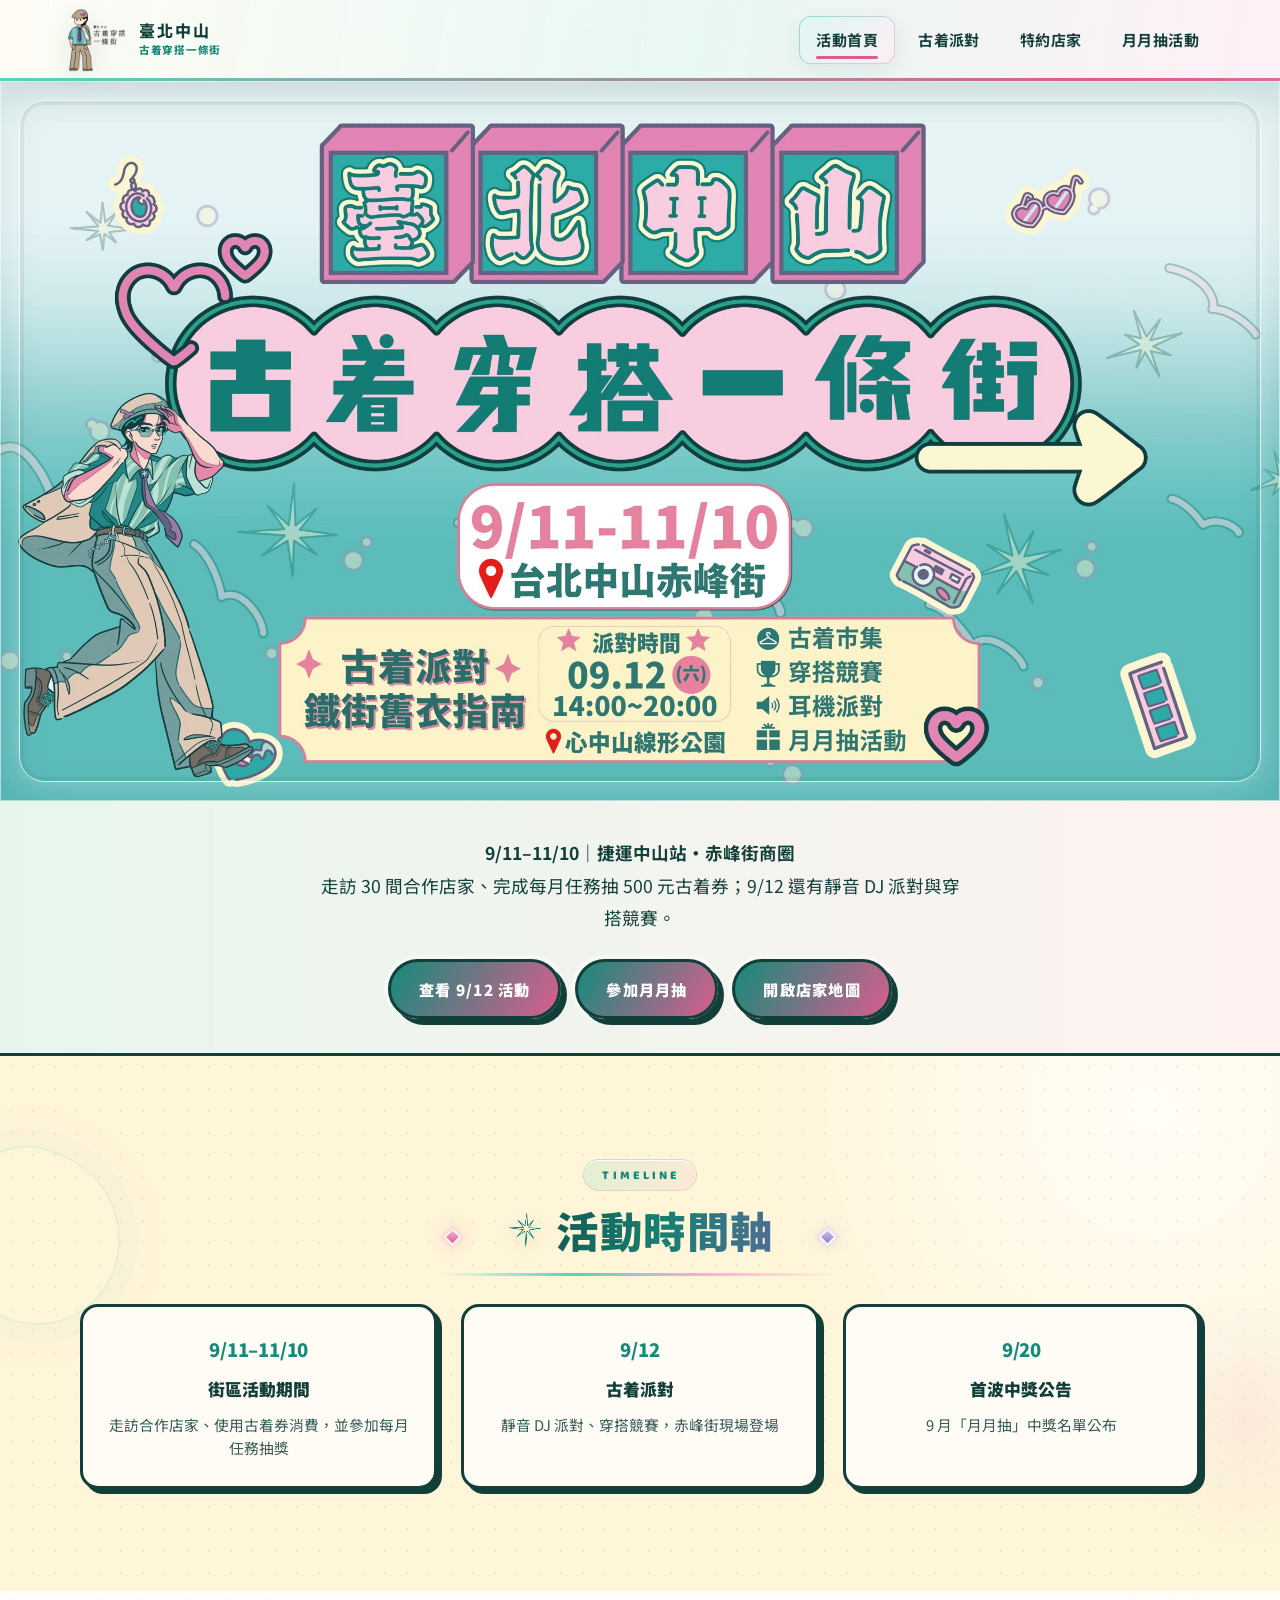
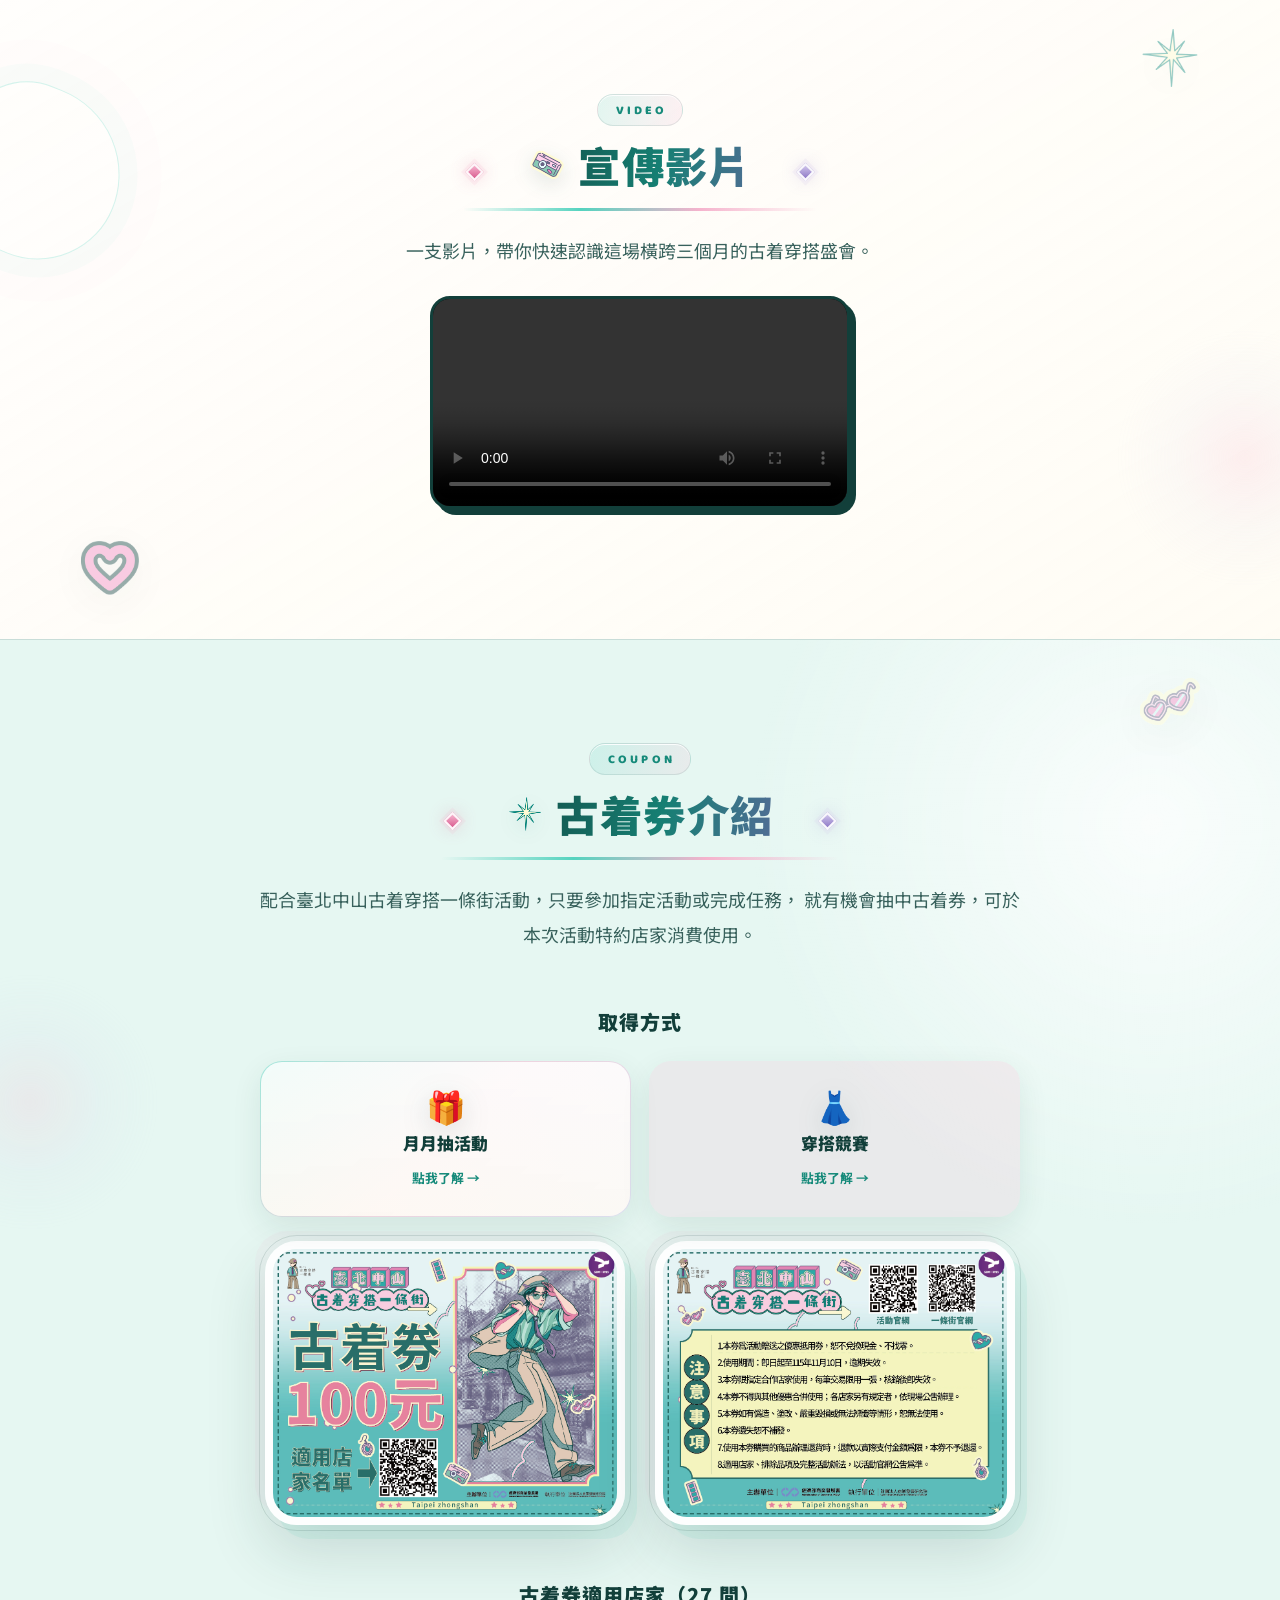
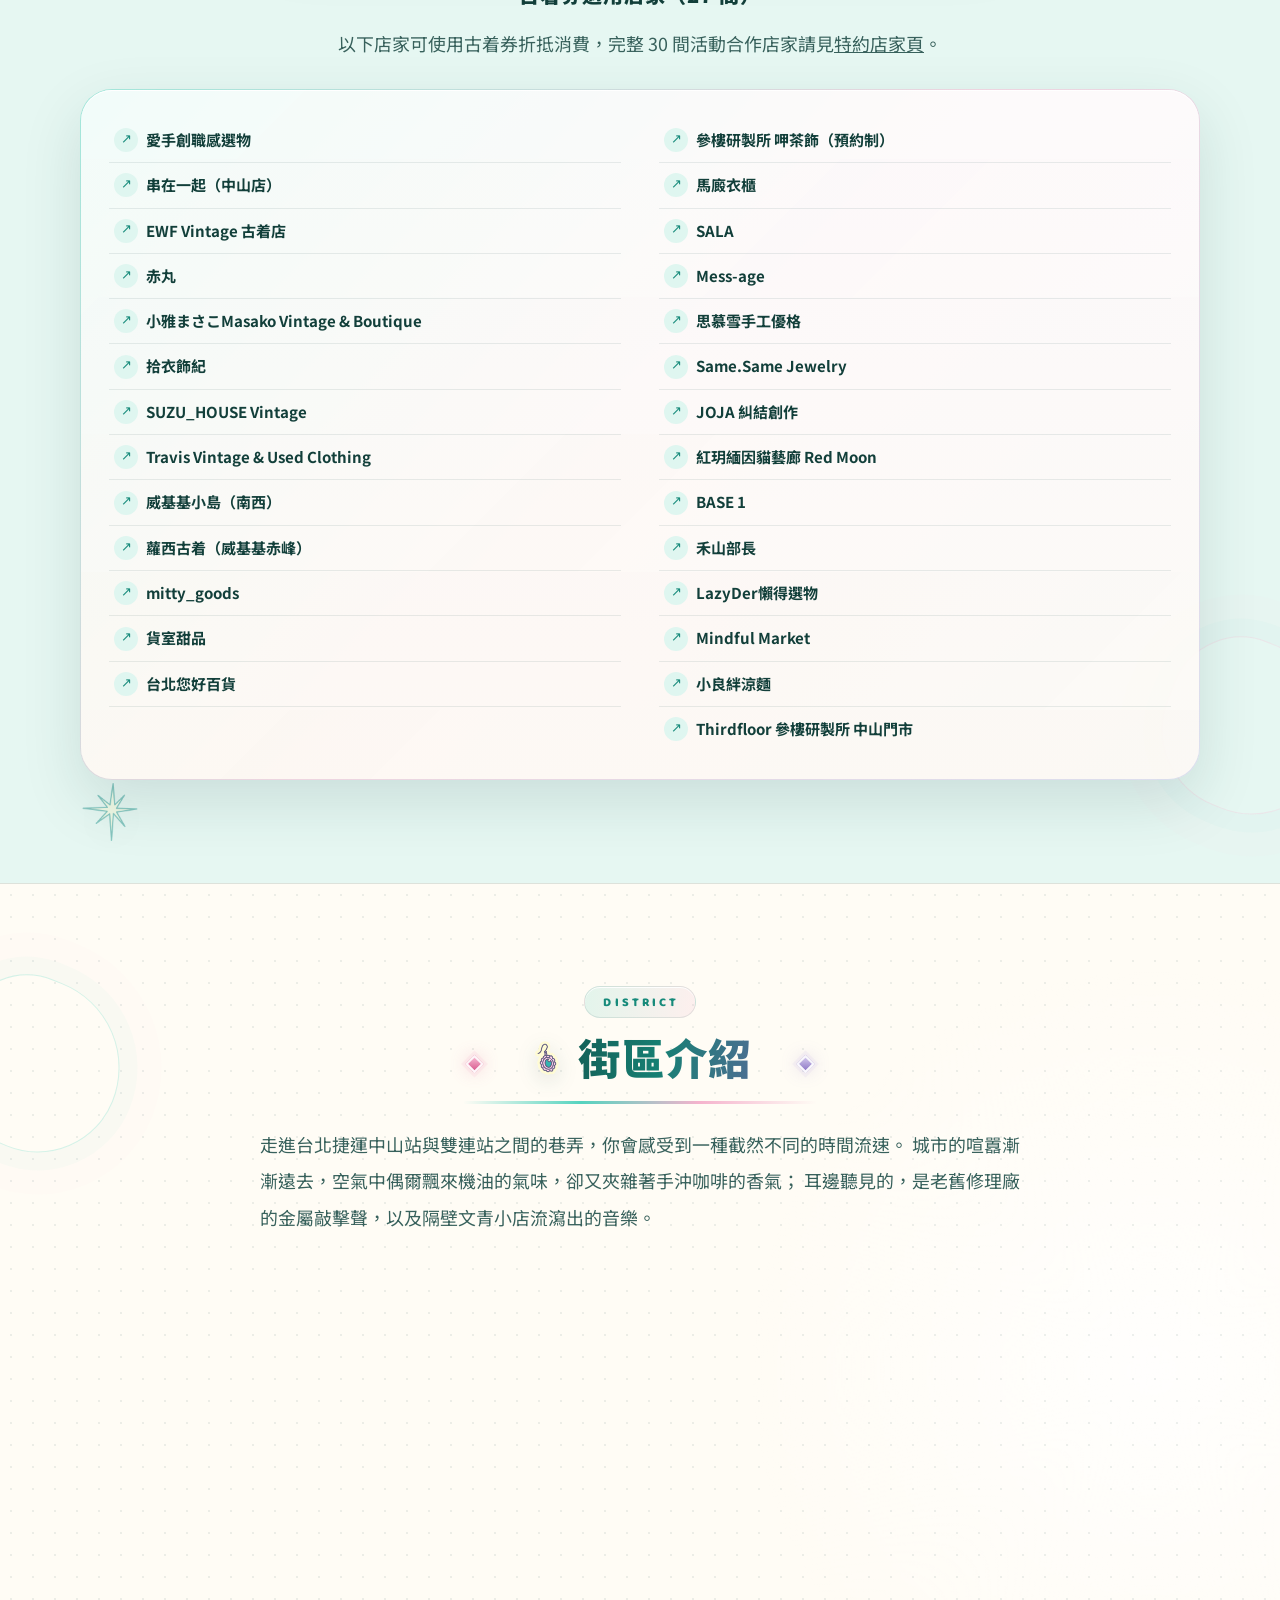
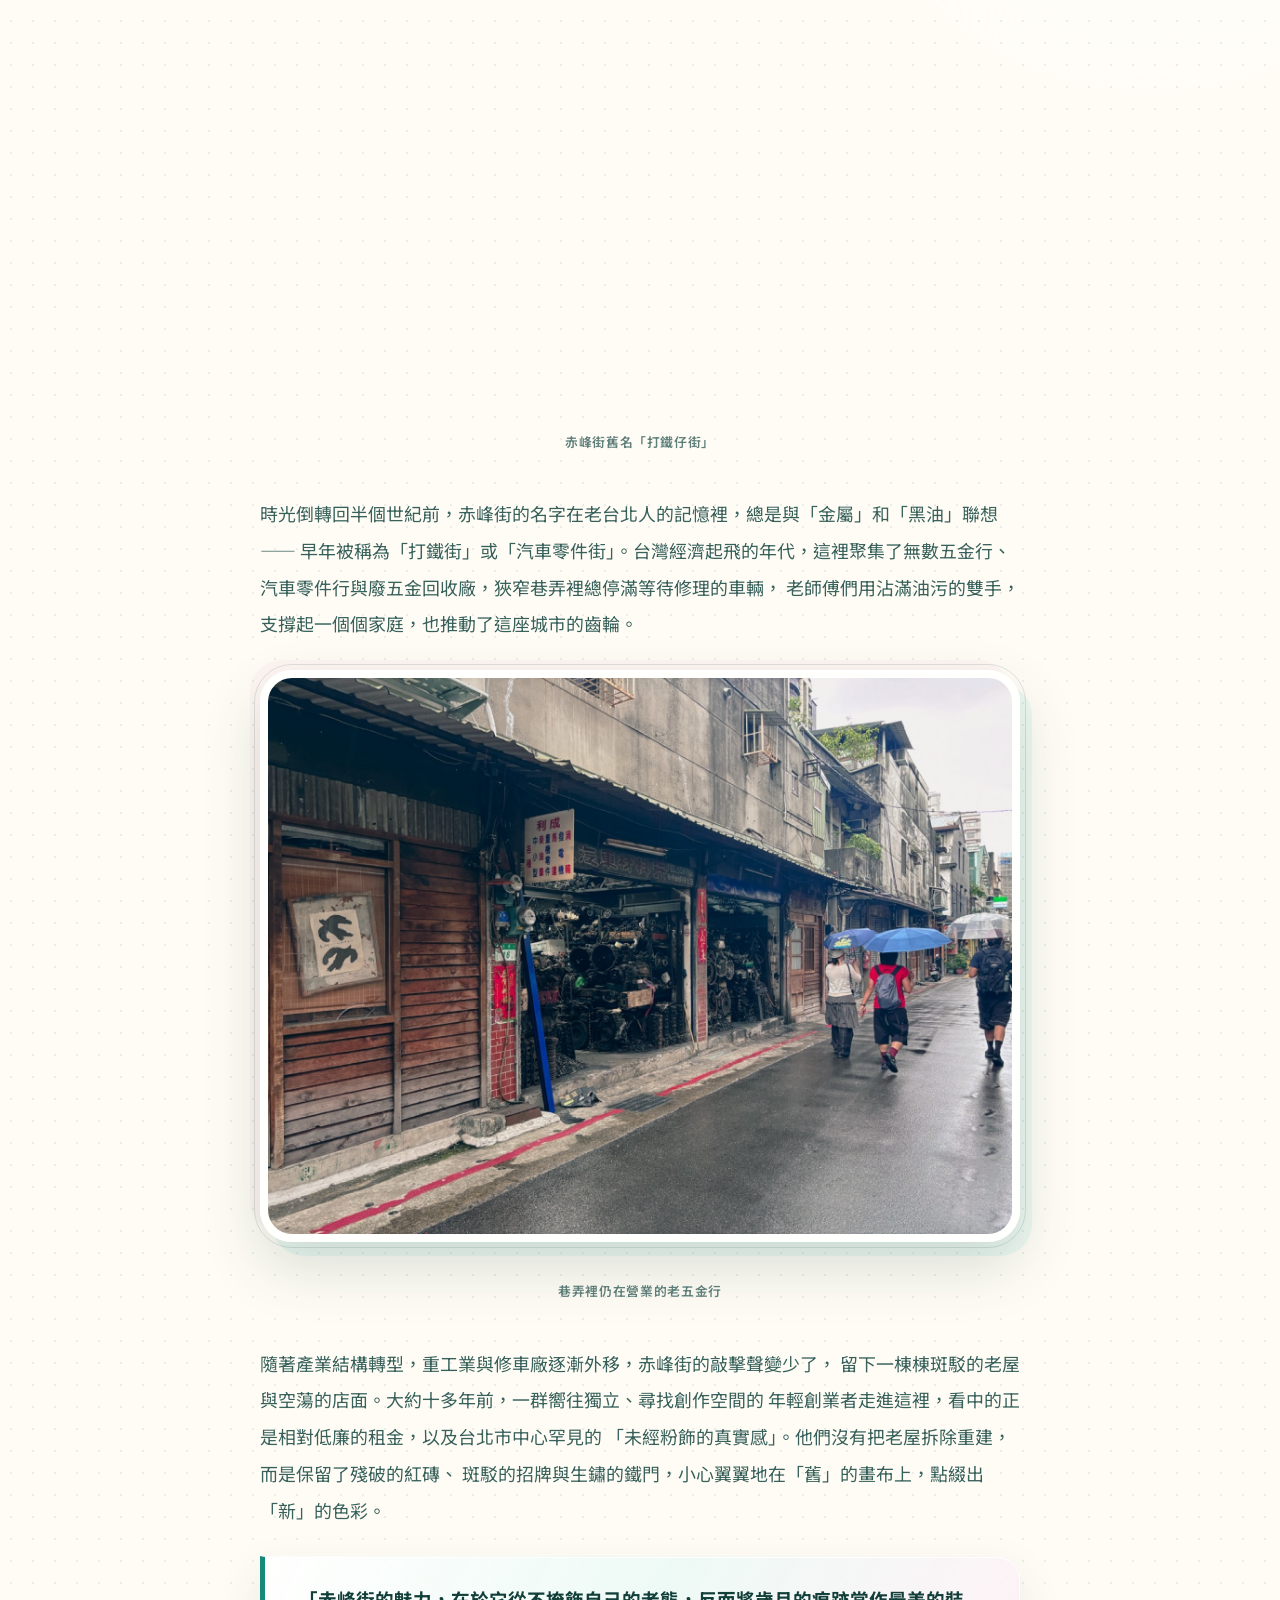
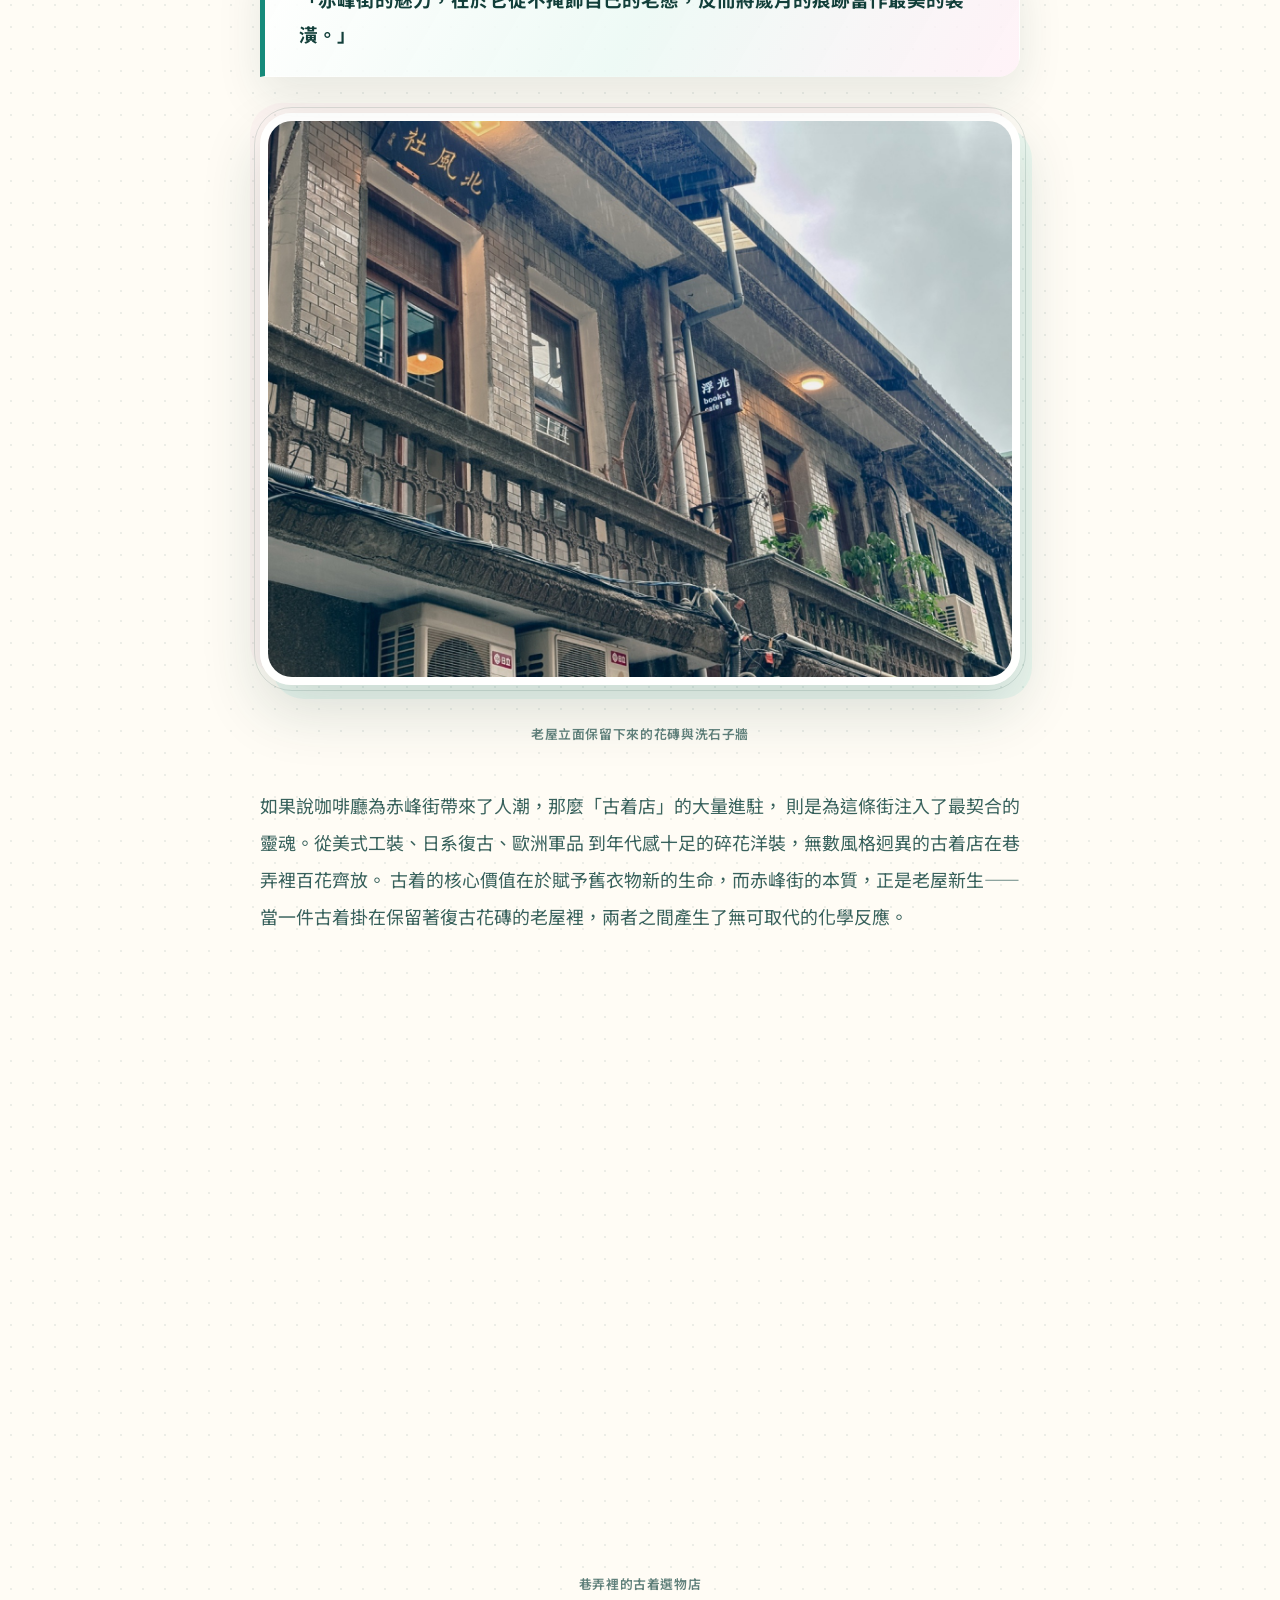
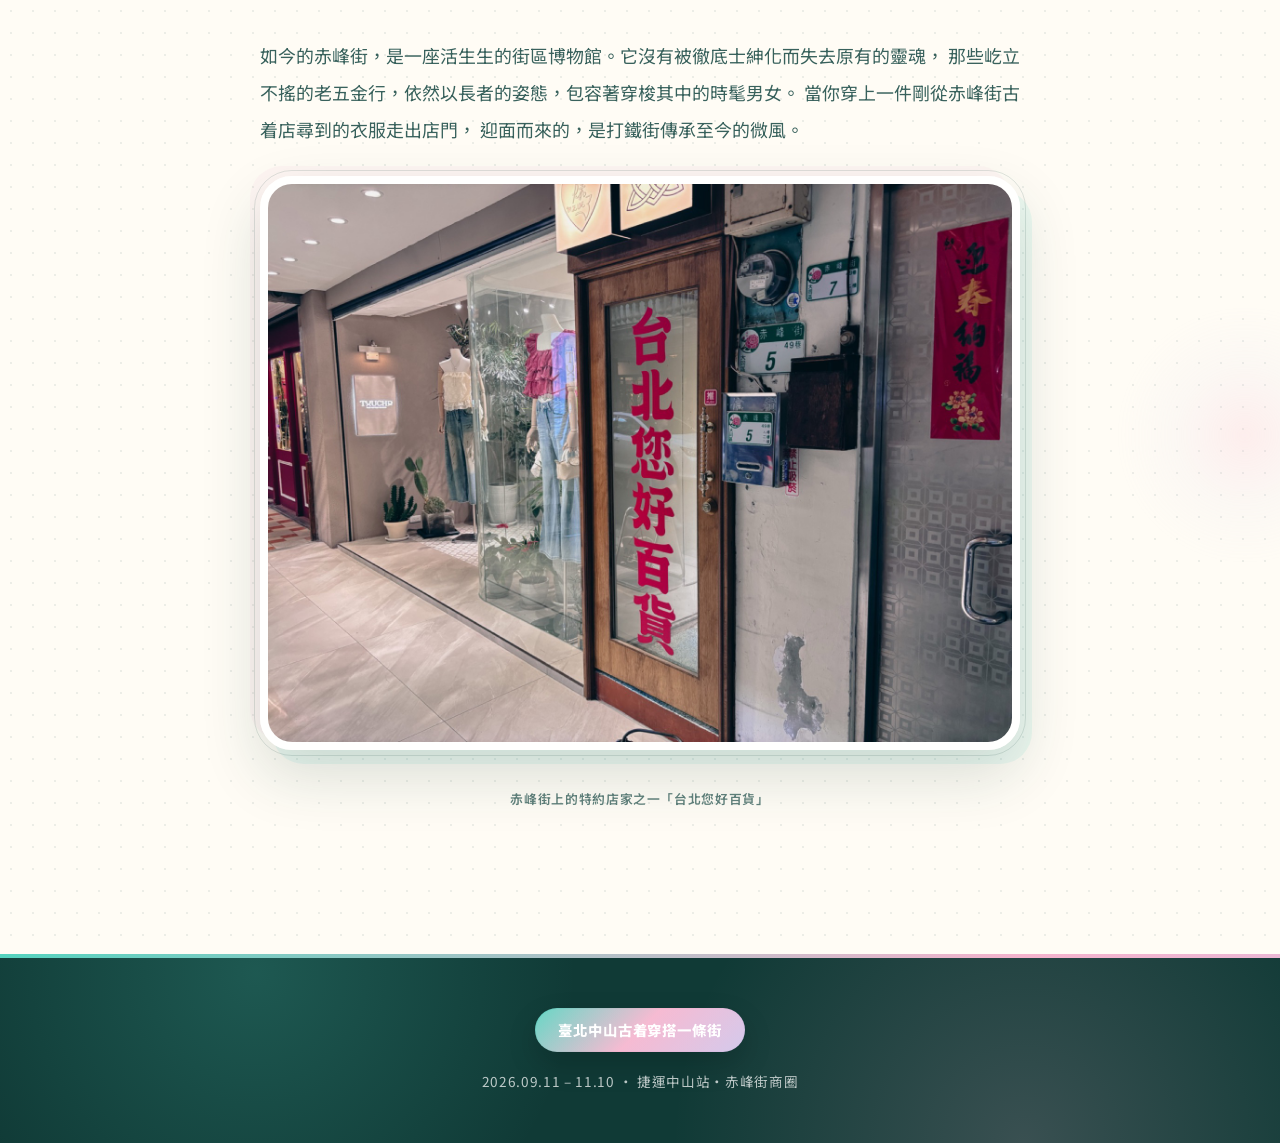
<file: index.html>
<!DOCTYPE html>
<html lang="zh-Hant">
<head>
<meta charset="UTF-8">
<meta name="viewport" content="width=device-width, initial-scale=1.0">
<title>活動首頁｜臺北中山古着穿搭一條街</title>
<meta name="description" content="臺北中山古着穿搭一條街，2026/9/11 – 11/10，於捷運中山站・赤峰街商圈登場。走進老屋巷弄，感受古着選物與街頭穿搭的魅力。">
<link rel="preconnect" href="https://fonts.googleapis.com">
<link rel="preconnect" href="https://fonts.gstatic.com" crossorigin>
<link href="https://fonts.googleapis.com/css2?family=Noto+Sans+TC:wght@400;500;700;900&family=Baloo+2:wght@600;700;800&display=swap" rel="stylesheet">
<link rel="stylesheet" href="style.css?v=56">
<link rel="icon" type="image/png" href="images/favicon.png">
</head>
<body class="page-home">

<nav class="topnav" aria-label="主要導覽">
  <a href="index.html" class="topnav-logo" aria-label="臺北中山古着穿搭一條街活動首頁">
    <img src="images/logo.png?v=3" alt="">
    <span class="topnav-wordmark" aria-hidden="true"><strong>臺北中山</strong><small>古着穿搭一條街</small></span>
  </a>
  <button class="topnav-toggle" aria-label="開啟選單" aria-expanded="false">☰ 選單</button>
  <ul class="topnav-menu">
    <li class="has-sub active">
      <a href="index.html">活動首頁</a>
      <ul class="submenu">
        <li><a href="index.html#video">宣傳影片</a></li>
        <li><a href="index.html#coupon">古着券介紹</a></li>
        <li><a href="index.html#district">街區介紹</a></li>
      </ul>
    </li>
    <li class="has-sub">
      <a href="activity.html">古着派對</a>
      <ul class="submenu">
        <li><a href="activity.html#silent">靜音派對</a></li>
        <li><a href="activity.html#competition">穿搭競賽</a></li>
      </ul>
    </li>
    <li class="has-sub">
      <a href="shops.html">特約店家</a>
      <ul class="submenu">
        <li><a href="shops.html#map">店家地圖</a></li>
        <li><a href="shops.html#list">店家名單</a></li>
      </ul>
    </li>
    <li class="has-sub">
      <a href="winners.html">月月抽活動</a>
      <ul class="submenu">
        <li><a href="winners.html#task">活動說明</a></li>
        <li><a href="winners.html#list">中獎名單</a></li>
      </ul>
    </li>
  </ul>
</nav>

<header class="hero"></header>

<div class="hero-summary">
  <p class="hero-summary-text">
    <strong>9/11–11/10｜捷運中山站・赤峰街商圈</strong><br>
    走訪 30 間合作店家、完成每月任務抽 500 元古着券；9/12 還有靜音 DJ 派對與穿搭競賽。
  </p>
  <div class="hero-summary-actions">
    <a href="activity.html#silent" class="reserve-btn">查看 9/12 活動</a>
    <a href="winners.html#task" class="reserve-btn">參加月月抽</a>
    <a href="shops.html#map" class="reserve-btn">開啟店家地圖</a>
  </div>
</div>

<section class="section bg-cream dotted">
  <div class="section-inner">
    <span class="section-kicker kicker-center">TIMELINE</span>
    <h2 class="center-title heading-icon" style="justify-content:center;"><img src="images/icon-sparkle.png" alt="">活動時間軸</h2>
    <div class="timeline-grid">
      <div class="timeline-item">
        <span class="timeline-date">9/11–11/10</span>
        <h3>街區活動期間</h3>
        <p>走訪合作店家、使用古着券消費，並參加每月任務抽獎</p>
      </div>
      <div class="timeline-item">
        <span class="timeline-date">9/12</span>
        <h3>古着派對</h3>
        <p>靜音 DJ 派對、穿搭競賽，赤峰街現場登場</p>
      </div>
      <div class="timeline-item">
        <span class="timeline-date">9/20</span>
        <h3>首波中獎公告</h3>
        <p>9 月「月月抽」中獎名單公布</p>
      </div>
    </div>
  </div>
</section>

<main class="site-main">

  <section id="video" class="section bg-paper">
    <div class="section-deco section-deco-tr"><img src="images/deco-star.png" alt=""></div>
    <div class="section-deco section-deco-bl"><img src="images/deco-heart.png" alt=""></div>
    <div class="section-inner">
      <span class="section-kicker">VIDEO</span>
      <h2 class="heading-icon"><img src="images/icon-camera.png" alt="">宣傳影片</h2>
      <p class="lead">一支影片，帶你快速認識這場橫跨三個月的古着穿搭盛會。</p>
      <div class="promo-video-wrap">
        <video class="promo-video" controls playsinline preload="metadata">
          <source src="images/promo-video.mp4" type="video/mp4">
        </video>
      </div>
    </div>
  </section>

  <section id="coupon" class="section bg-pale">
    <div class="section-deco section-deco-tr"><img src="images/deco-glasses.png" alt=""></div>
    <div class="section-deco section-deco-bl"><img src="images/deco-star.png" alt=""></div>
    <div class="section-inner">
      <span class="section-kicker">COUPON</span>
      <h2 class="heading-icon"><img src="images/icon-sparkle.png" alt="">古着券介紹</h2>
      <p class="lead">
        配合臺北中山古着穿搭一條街活動，只要參加指定活動或完成任務，
        就有機會抽中古着券，可於本次活動特約店家消費使用。
      </p>
      <h3 class="coupon-subheading">取得方式</h3>
      <div class="link-card-grid">
        <a href="winners.html#task" class="link-card">
          <span class="link-card-icon">🎁</span>
          <span class="link-card-title">月月抽活動</span>
          <span class="link-card-cta">點我了解 →</span>
        </a>
        <a href="activity.html#competition" class="link-card">
          <span class="link-card-icon">👗</span>
          <span class="link-card-title">穿搭競賽</span>
          <span class="link-card-cta">點我了解 →</span>
        </a>
      </div>
      <div class="content-photo-pair">
        <img src="images/coupon.jpg" alt="古着券示意圖 1" class="content-photo zoomable">
        <img src="images/coupon2.jpg?v=2" alt="古着券示意圖 2" class="content-photo zoomable">
      </div>

      <h3 class="coupon-subheading">古着券適用店家（27 間）</h3>
      <p class="lead" style="margin-top:-8px;">以下店家可使用古着券折抵消費，完整 30 間活動合作店家請見<a href="shops.html#list">特約店家頁</a>。</p>
      <div class="store-list-box">
        <ul class="store-list">
          <li><a href="https://www.google.com/maps/search/?api=1&amp;query=%E6%84%9B%E6%89%8B%E5%89%B5%E8%81%B7%E6%84%9F%E9%81%B8%E7%89%A9%20%E5%8F%B0%E5%8C%97%E5%B8%82%E5%A4%A7%E5%90%8C%E5%8D%80%E8%B5%A4%E5%B3%B0%E8%A1%9749%E5%B7%B715%E8%99%9F1%E6%A8%93" target="_blank" rel="noopener">愛手創職感選物</a></li>
          <li><a href="https://www.google.com/maps/search/?api=1&amp;query=%E4%B8%B2%E5%9C%A8%E4%B8%80%E8%B5%B7%20%E4%B8%AD%E5%B1%B1%E5%BA%97%20%E5%8F%B0%E5%8C%97%E5%B8%82%E5%A4%A7%E5%90%8C%E5%8D%80%E6%B0%91%E7%94%9F%E8%A5%BF%E8%B7%AF132%E8%99%9F1%E6%A8%93" target="_blank" rel="noopener">串在一起（中山店）</a></li>
          <li><a href="https://www.google.com/maps/search/?api=1&amp;query=EWF%20Vintage%20%E5%8F%B0%E5%8C%97%E5%B8%82%E5%A4%A7%E5%90%8C%E5%8D%80%E8%B5%A4%E5%B3%B0%E8%A1%973%E5%B7%B749%E8%99%9F" target="_blank" rel="noopener">EWF Vintage 古着店</a></li>
          <li><a href="https://www.google.com/maps/search/?api=1&amp;query=%E8%B5%A4%E4%B8%B8%E7%B3%B0%E5%AD%90%E8%8C%B6%E5%B1%8B%20%E5%8F%B0%E5%8C%97%E5%B8%82%E5%A4%A7%E5%90%8C%E5%8D%80%E8%B5%A4%E5%B3%B0%E8%A1%9749%E5%B7%B72%E8%99%9F" target="_blank" rel="noopener">赤丸</a></li>
          <li><a href="https://www.google.com/maps/search/?api=1&amp;query=%E5%B0%8F%E9%9B%85%E3%81%BE%E3%81%95%E3%81%93Masako%20Vintage%20%26%20Boutique%20%E8%B5%A4%E5%B3%B0%E8%A1%97%20%E5%8F%B0%E5%8C%97" target="_blank" rel="noopener">小雅まさこMasako Vintage &amp; Boutique</a></li>
          <li><a href="https://www.google.com/maps/search/?api=1&amp;query=%E6%8B%BE%E8%A1%A3%E9%A3%BE%E7%B4%80%20%E8%B5%A4%E5%B3%B0%E8%A1%97%20%E5%8F%B0%E5%8C%97" target="_blank" rel="noopener">拾衣飾紀</a></li>
          <li><a href="https://www.google.com/maps/search/?api=1&amp;query=SUZU_HOUSE%20Vintage%20%E8%B5%A4%E5%B3%B0%E8%A1%97%20%E5%8F%B0%E5%8C%97" target="_blank" rel="noopener">SUZU_HOUSE Vintage</a></li>
          <li><a href="https://www.google.com/maps/search/?api=1&amp;query=Travis%20Vintage%20%26%20Used%20Clothing%20%E5%8F%B0%E5%8C%97%E5%B8%82%E8%B5%A4%E5%B3%B0%E8%A1%9741%E5%B7%B74%E8%99%9F1%E6%A8%93" target="_blank" rel="noopener">Travis Vintage &amp; Used Clothing</a></li>
          <li><a href="https://www.google.com/maps/search/?api=1&amp;query=%E5%A8%81%E5%9F%BA%E5%9F%BA%E5%B0%8F%E5%B3%B6%EF%BC%88%E5%8D%97%E8%A5%BF%EF%BC%89%20%E8%B5%A4%E5%B3%B0%E8%A1%97%20%E5%8F%B0%E5%8C%97" target="_blank" rel="noopener">威基基小島（南西）</a></li>
          <li><a href="https://www.google.com/maps/search/?api=1&amp;query=%E8%98%BF%E8%A5%BF%E5%8F%A4%E7%9D%80%EF%BC%88%E5%A8%81%E5%9F%BA%E5%9F%BA%E8%B5%A4%E5%B3%B0%EF%BC%89%20%E8%B5%A4%E5%B3%B0%E8%A1%97%20%E5%8F%B0%E5%8C%97" target="_blank" rel="noopener">蘿西古着（威基基赤峰）</a></li>
          <li><a href="https://www.google.com/maps/search/?api=1&amp;query=Mitty%E5%8F%A4%E7%9D%80%E5%BA%97%20%E5%8F%B0%E5%8C%97%E5%B8%82%E5%A4%A7%E5%90%8C%E5%8D%80%E8%B5%A4%E5%B3%B0%E8%A1%9743%E8%99%9F2%E6%A8%93" target="_blank" rel="noopener">mitty_goods</a></li>
          <li><a href="https://www.google.com/maps/search/?api=1&amp;query=%E8%B2%A8%E5%AE%A4%E7%94%9C%E5%93%81%20%E5%8F%B0%E5%8C%97%E5%B8%82%E5%A4%A7%E5%90%8C%E5%8D%80%E8%B5%A4%E5%B3%B0%E8%A1%9771%E5%B7%B734%E8%99%9F" target="_blank" rel="noopener">貨室甜品</a></li>
          <li><a href="https://www.google.com/maps/search/?api=1&amp;query=%E5%8F%B0%E5%8C%97%E6%82%A8%E5%A5%BD%E7%99%BE%E8%B2%A8%20%E5%8F%B0%E5%8C%97%E5%B8%82%E5%A4%A7%E5%90%8C%E5%8D%80%E8%B5%A4%E5%B3%B0%E8%A1%9749%E5%B7%B75%E8%99%9F" target="_blank" rel="noopener">台北您好百貨</a></li>
          <li><a href="https://www.google.com/maps/search/?api=1&amp;query=%E5%8F%83%E6%A8%93%E7%A0%94%E8%A3%BD%E6%89%80%20%E5%91%B7%E8%8C%B6%E9%A3%BE%EF%BC%88%E9%A0%90%E7%B4%84%E5%88%B6%EF%BC%89%20%E5%8F%B0%E5%8C%97" target="_blank" rel="noopener">參樓研製所 呷茶飾（預約制）</a></li>
          <li><a href="https://www.google.com/maps/search/?api=1&amp;query=%E9%A6%AC%E5%BB%84%E8%A1%A3%E6%AB%83%20%E8%B5%A4%E5%B3%B0%E8%A1%97%20%E5%8F%B0%E5%8C%97" target="_blank" rel="noopener">馬廄衣櫃</a></li>
          <li><a href="https://www.google.com/maps/search/?api=1&amp;query=SALA%20%E8%B5%A4%E5%B3%B0%E8%A1%97%20%E5%8F%B0%E5%8C%97" target="_blank" rel="noopener">SALA</a></li>
          <li><a href="https://www.google.com/maps/search/?api=1&amp;query=Mess-age%20%E8%B5%A4%E5%B3%B0%E8%A1%97%20%E5%8F%B0%E5%8C%97" target="_blank" rel="noopener">Mess-age</a></li>
          <li><a href="https://www.google.com/maps/search/?api=1&amp;query=%E6%80%9D%E6%85%95%E9%9B%AA%E6%89%8B%E5%B7%A5%E5%84%AA%E6%A0%BC%20%E5%8F%B0%E5%8C%97%E5%B8%82%E5%A4%A7%E5%90%8C%E5%8D%80%E6%89%BF%E5%BE%B7%E8%B7%AF%E4%BA%8C%E6%AE%B537%E5%B7%B77%E8%99%9F" target="_blank" rel="noopener">思慕雪手工優格</a></li>
          <li><a href="https://www.google.com/maps/search/?api=1&amp;query=Same.Same%20Jewelry%20%E8%B5%A4%E5%B3%B0%E8%A1%97%20%E5%8F%B0%E5%8C%97" target="_blank" rel="noopener">Same.Same Jewelry</a></li>
          <li><a href="https://www.google.com/maps/search/?api=1&amp;query=JOJA%20%E7%B3%BE%E7%B5%90%E5%89%B5%E4%BD%9C%20%E5%8F%B0%E5%8C%97%E5%B8%82%E5%A4%A7%E5%90%8C%E5%8D%80%E8%B5%A4%E5%B3%B0%E8%A1%9749%E5%B7%B72-2%E8%99%9F" target="_blank" rel="noopener">JOJA 糾結創作</a></li>
          <li><a href="https://www.google.com/maps/search/?api=1&amp;query=%E7%B4%85%E7%8E%A5%E7%B7%AC%E5%9B%A0%E8%B2%93%E8%97%9D%E5%BB%8A%20%E5%8F%B0%E5%8C%97%E5%B8%82%E5%A4%A7%E5%90%8C%E5%8D%80%E8%B5%A4%E5%B3%B0%E8%A1%9771%E5%B7%B74%E8%99%9F" target="_blank" rel="noopener">紅玥緬因貓藝廊 Red Moon</a></li>
          <li><a href="https://www.google.com/maps/search/?api=1&amp;query=BASE%201%20%E5%8F%B0%E5%8C%97%E5%B8%82%E4%B8%AD%E5%B1%B1%E5%8D%80%E4%B8%AD%E5%B1%B1%E5%8C%97%E8%B7%AF%E4%BA%8C%E6%AE%B516%E5%B7%B74%E8%99%9F1%E6%A8%93" target="_blank" rel="noopener">BASE 1</a></li>
          <li><a href="https://www.google.com/maps/search/?api=1&amp;query=%E7%A6%BE%E5%B1%B1%E9%83%A8%E9%95%B7%20%E5%8F%B0%E5%8C%97%E5%B8%82%E5%A4%A7%E5%90%8C%E5%8D%80%E6%89%BF%E5%BE%B7%E8%B7%AF%E4%BA%8C%E6%AE%B591%E5%B7%B748%E8%99%9F" target="_blank" rel="noopener">禾山部長</a></li>
          <li><a href="https://www.google.com/maps/search/?api=1&amp;query=LazyDer%E6%87%B6%E5%BE%97%E9%81%B8%E7%89%A9%20%E5%8F%B0%E5%8C%97%E5%B8%82%E5%A4%A7%E5%90%8C%E5%8D%80%E6%89%BF%E5%BE%B7%E8%B7%AF%E4%BA%8C%E6%AE%B553%E5%B7%B717%E8%99%9F" target="_blank" rel="noopener">LazyDer懶得選物</a></li>
          <li><a href="https://www.google.com/maps/search/?api=1&amp;query=Mindful%20Market%20%E8%B5%A4%E5%B3%B0%E8%A1%97%20%E5%8F%B0%E5%8C%97" target="_blank" rel="noopener">Mindful Market</a></li>
          <li><a href="https://www.google.com/maps/search/?api=1&amp;query=%E5%B0%8F%E8%89%AF%E7%B5%86%E6%B6%BC%E9%BA%B5%20%E5%8F%B0%E5%8C%97%E5%B8%82%E5%A4%A7%E5%90%8C%E5%8D%80%E8%B5%A4%E5%B3%B0%E8%A1%9781%E8%99%9F" target="_blank" rel="noopener">小良絆涼麵</a></li>
          <li><a href="https://www.google.com/maps/search/?api=1&amp;query=Thirdfloor%20%E5%8F%83%E6%A8%93%E7%A0%94%E8%A3%BD%E6%89%80%20%E4%B8%AD%E5%B1%B1%E9%96%80%E5%B8%82%20%E5%8F%B0%E5%8C%97" target="_blank" rel="noopener">Thirdfloor 參樓研製所 中山門市</a></li>
        </ul>
      </div>
    </div>
  </section>

  <section id="district" class="section bg-paper dotted">
    <div class="section-inner">
      <span class="section-kicker">DISTRICT</span>
      <h2 class="heading-icon"><img src="images/icon-shopping.png" alt="">街區介紹</h2>

      <p class="lead">
        走進台北捷運中山站與雙連站之間的巷弄，你會感受到一種截然不同的時間流速。
        城市的喧囂漸漸遠去，空氣中偶爾飄來機油的氣味，卻又夾雜著手沖咖啡的香氣；
        耳邊聽見的，是老舊修理廠的金屬敲擊聲，以及隔壁文青小店流瀉出的音樂。
      </p>
      <p class="district-quote">
        「這裡，是赤峰街。一條將『老台北的硬派』與『新世代的復古』完美揉合的傳奇街區。」
      </p>

      <img src="images/district-sign.jpg" alt="赤峰街舊名打鐵仔街的街區標誌" class="content-photo">
      <p class="photo-caption">赤峰街舊名「打鐵仔街」</p>

      <p class="lead">
        時光倒轉回半個世紀前，赤峰街的名字在老台北人的記憶裡，總是與「金屬」和「黑油」聯想——
        早年被稱為「打鐵街」或「汽車零件街」。台灣經濟起飛的年代，這裡聚集了無數五金行、
        汽車零件行與廢五金回收廠，狹窄巷弄裡總停滿等待修理的車輛，
        老師傅們用沾滿油污的雙手，支撐起一個個家庭，也推動了這座城市的齒輪。
      </p>

      <img src="images/district-ironworks.jpg" alt="巷弄裡仍在營業的老五金行" class="content-photo">
      <p class="photo-caption">巷弄裡仍在營業的老五金行</p>

      <p class="lead">
        隨著產業結構轉型，重工業與修車廠逐漸外移，赤峰街的敲擊聲變少了，
        留下一棟棟斑駁的老屋與空蕩的店面。大約十多年前，一群嚮往獨立、尋找創作空間的
        年輕創業者走進這裡，看中的正是相對低廉的租金，以及台北市中心罕見的
        「未經粉飾的真實感」。他們沒有把老屋拆除重建，而是保留了殘破的紅磚、
        斑駁的招牌與生鏽的鐵門，小心翼翼地在「舊」的畫布上，點綴出「新」的色彩。
      </p>
      <p class="district-quote">
        「赤峰街的魅力，在於它從不掩飾自己的老態，反而將歲月的痕跡當作最美的裝潢。」
      </p>

      <img src="images/district-cafe.jpg" alt="老屋立面保留下來的花磚與洗石子牆" class="content-photo">
      <p class="photo-caption">老屋立面保留下來的花磚與洗石子牆</p>

      <p class="lead">
        如果說咖啡廳為赤峰街帶來了人潮，那麼「古着店」的大量進駐，
        則是為這條街注入了最契合的靈魂。從美式工裝、日系復古、歐洲軍品
        到年代感十足的碎花洋裝，無數風格迥異的古着店在巷弄裡百花齊放。
        古着的核心價值在於賦予舊衣物新的生命，而赤峰街的本質，正是老屋新生——
        當一件古着掛在保留著復古花磚的老屋裡，兩者之間產生了無可取代的化學反應。
      </p>

      <img src="images/district-vintage-shop.jpg" alt="巷弄裡的古着選物店" class="content-photo">
      <p class="photo-caption">巷弄裡的古着選物店</p>

      <p class="lead">
        如今的赤峰街，是一座活生生的街區博物館。它沒有被徹底士紳化而失去原有的靈魂，
        那些屹立不搖的老五金行，依然以長者的姿態，包容著穿梭其中的時髦男女。
        當你穿上一件剛從赤峰街古着店尋到的衣服走出店門，
        迎面而來的，是打鐵街傳承至今的微風。
      </p>

      <img src="images/district-taipei-niihao.jpg" alt="赤峰街上的特約店家台北您好百貨" class="content-photo">
      <p class="photo-caption">赤峰街上的特約店家之一「台北您好百貨」</p>
    </div>
  </section>

</main>

<footer class="footer">
  <span class="footer-badge">臺北中山古着穿搭一條街</span>
  <p class="footer-dates">2026.09.11 – 11.10 ・ 捷運中山站・赤峰街商圈</p>
</footer>

<script src="script.js?v=3"></script>
</body>
</html>
</file>
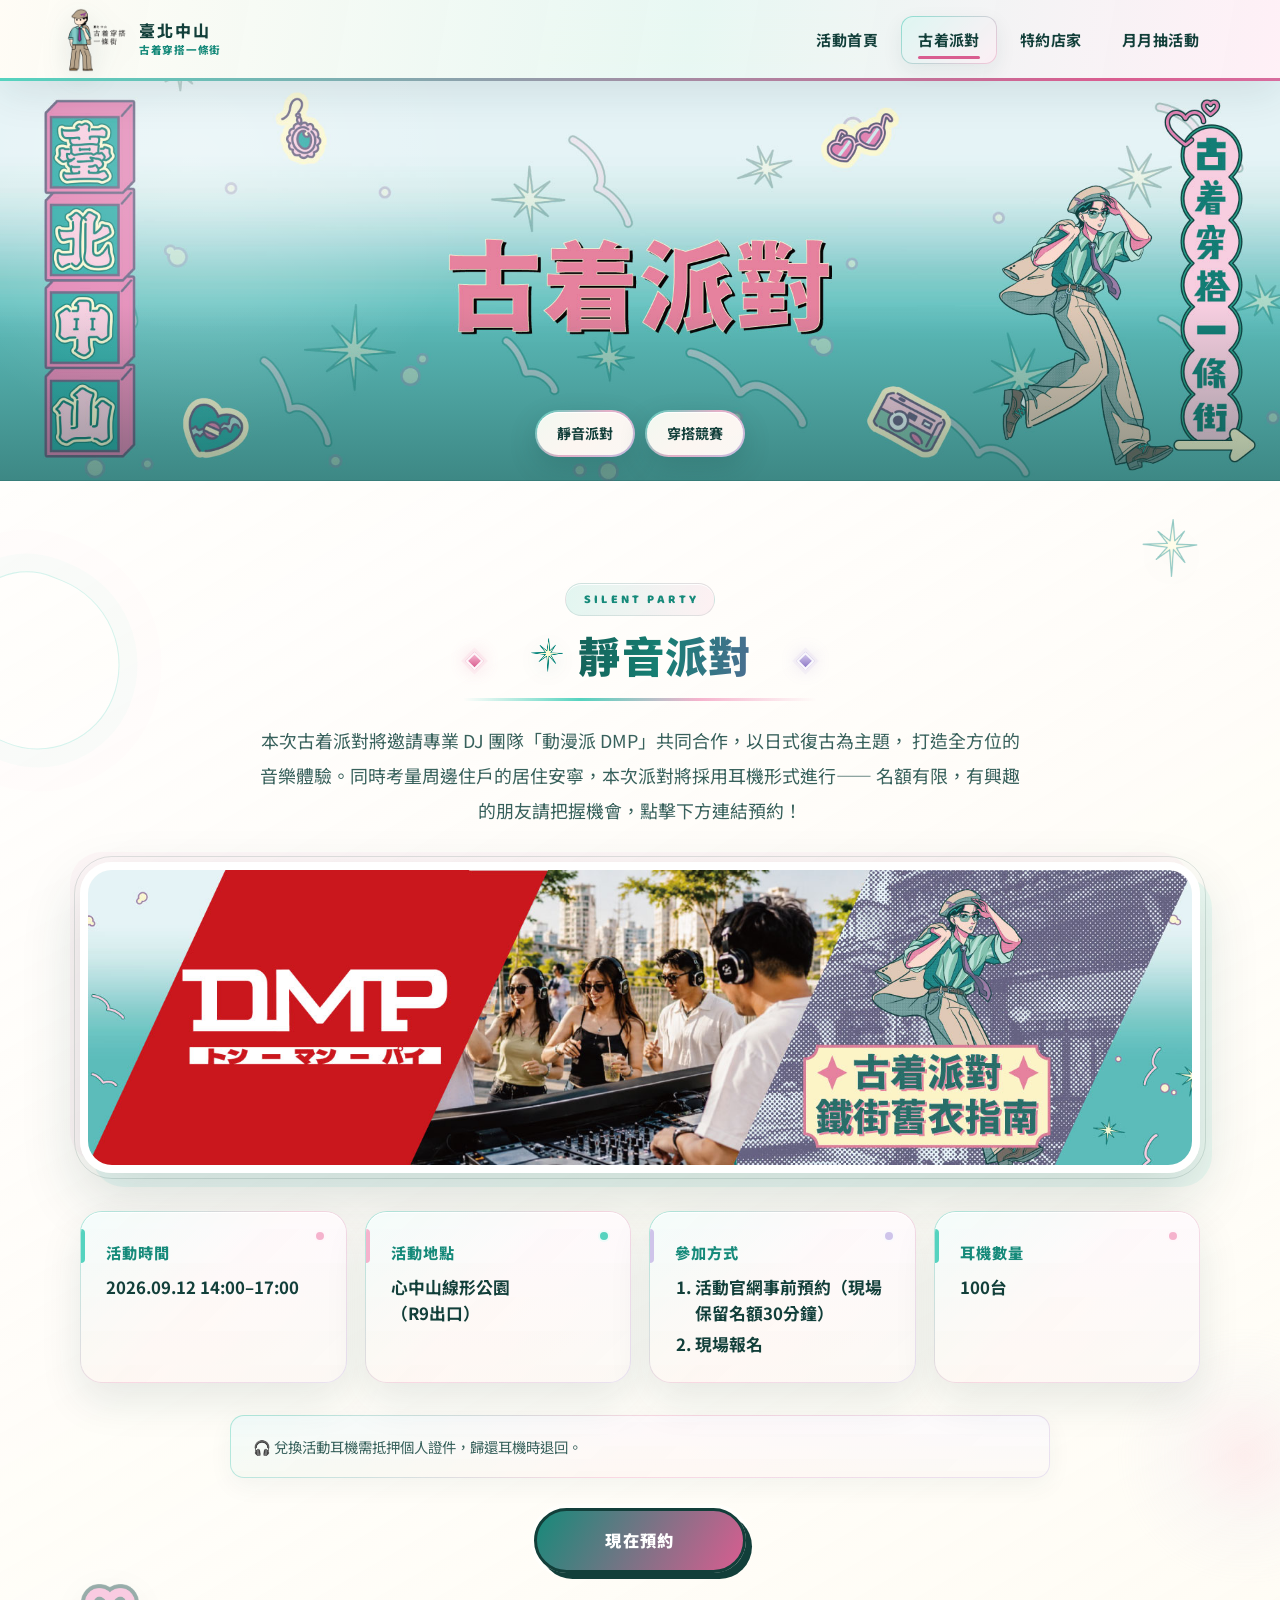
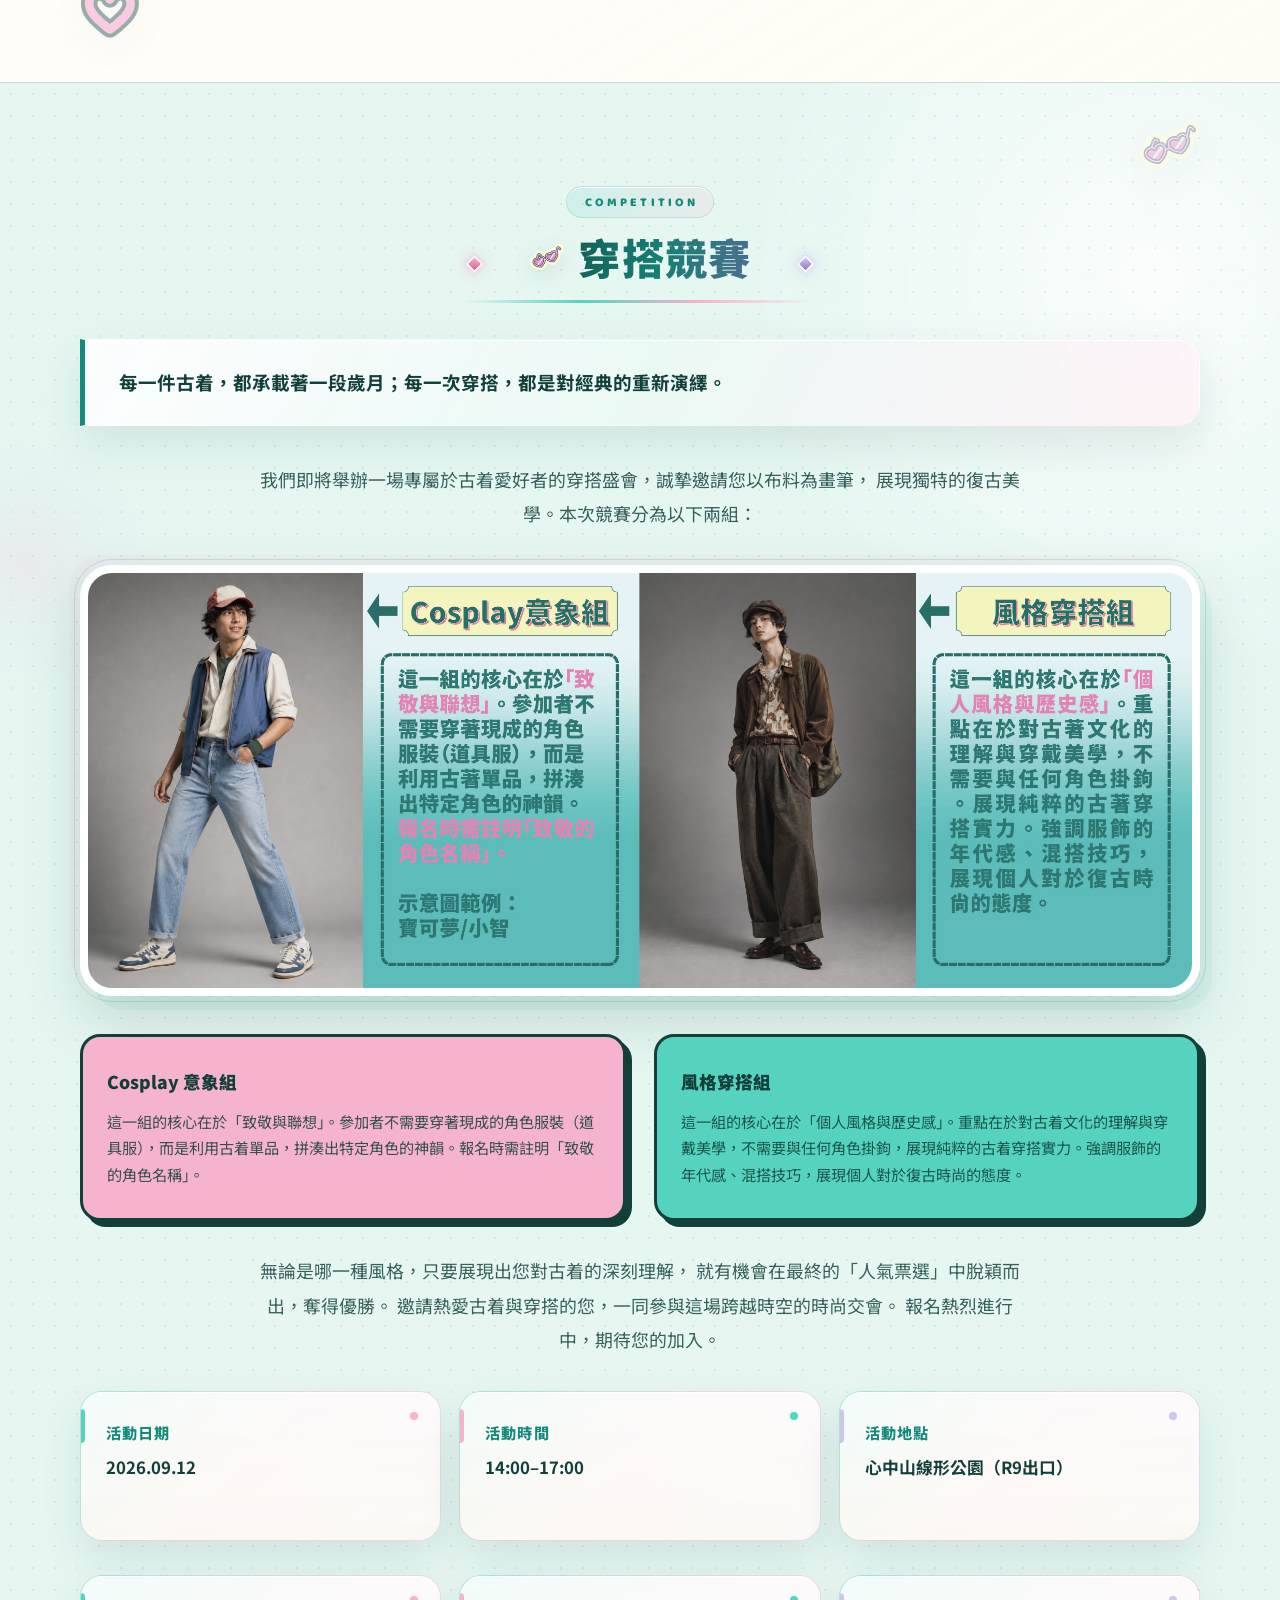
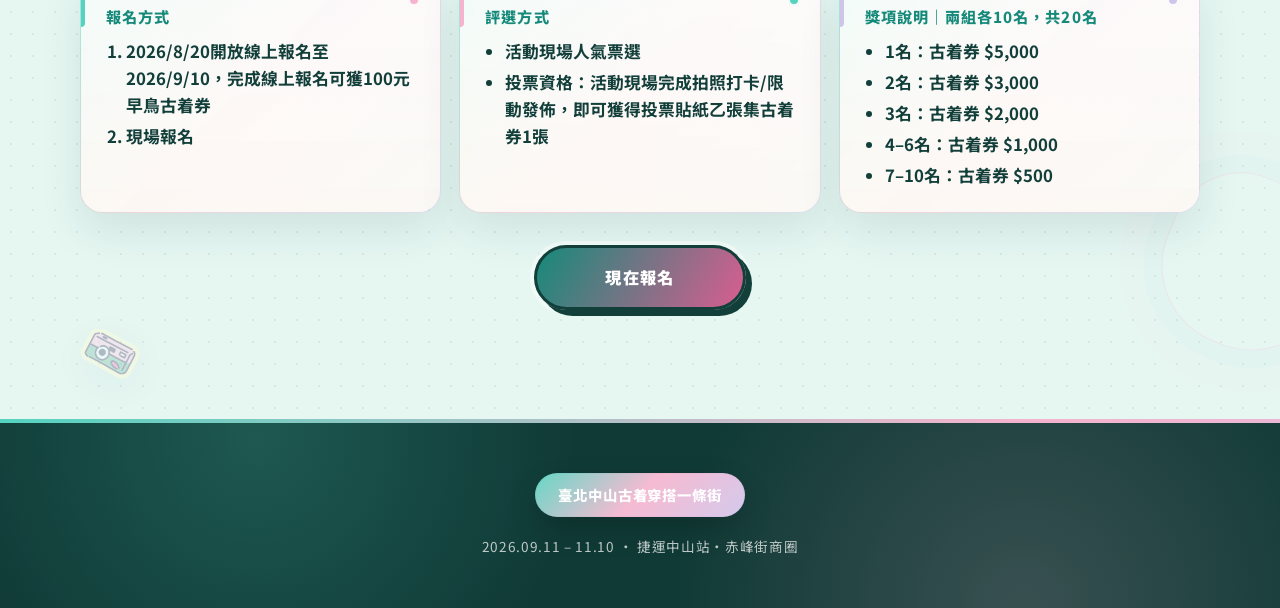
<file: activity.html>
<!DOCTYPE html>
<html lang="zh-Hant">
<head>
<meta charset="UTF-8">
<meta name="viewport" content="width=device-width, initial-scale=1.0">
<title>古着派對｜臺北中山古着穿搭一條街</title>
<meta name="description" content="靜音派對、穿搭競賽 — 臺北中山古着穿搭一條街古着派對活動說明。">
<link rel="preconnect" href="https://fonts.googleapis.com">
<link rel="preconnect" href="https://fonts.gstatic.com" crossorigin>
<link href="https://fonts.googleapis.com/css2?family=Noto+Sans+TC:wght@400;500;700;900&family=Baloo+2:wght@600;700;800&display=swap" rel="stylesheet">
<link rel="stylesheet" href="style.css?v=52">
<link rel="icon" type="image/png" href="images/favicon.png">
<!-- Cloudflare Web Analytics -->
<script type='module' src='https://static.cloudflareinsights.com/beacon.min.js' data-cf-beacon='{"token": "69396f2994f4425e9df928f2cd04268c"}'></script><!-- End Cloudflare Web Analytics -->
</head>
<body class="page-activity">

<nav class="topnav" aria-label="主要導覽">
  <a href="index.html" class="topnav-logo" aria-label="臺北中山古着穿搭一條街活動首頁">
    <img src="images/logo.png?v=3" alt="">
    <span class="topnav-wordmark" aria-hidden="true"><strong>臺北中山</strong><small>古着穿搭一條街</small></span>
  </a>
  <button class="topnav-toggle" aria-label="開啟選單" aria-expanded="false">☰ 選單</button>
  <ul class="topnav-menu">
    <li class="has-sub">
      <a href="index.html">活動首頁</a>
      <ul class="submenu">
        <li><a href="index.html#video">宣傳影片</a></li>
        <li><a href="index.html#coupon">古着券介紹</a></li>
        <li><a href="index.html#district">街區介紹</a></li>
      </ul>
    </li>
    <li class="has-sub active">
      <a href="activity.html">古着派對</a>
      <ul class="submenu">
        <li><a href="activity.html#silent">靜音派對</a></li>
        <li><a href="activity.html#competition">穿搭競賽</a></li>
      </ul>
    </li>
    <li class="has-sub">
      <a href="shops.html">特約店家</a>
      <ul class="submenu">
        <li><a href="shops.html#map">店家地圖</a></li>
        <li><a href="shops.html#list">店家名單</a></li>
      </ul>
    </li>
    <li class="has-sub">
      <a href="winners.html">月月抽活動</a>
      <ul class="submenu">
        <li><a href="winners.html#task">活動說明</a></li>
        <li><a href="winners.html#list">中獎名單</a></li>
      </ul>
    </li>
  </ul>
</nav>

<div class="page-banner banner-activity">
  <div class="page-banner-inner">
    <div class="subtabs">
      <a href="#silent">靜音派對</a>
      <a href="#competition">穿搭競賽</a>
    </div>
  </div>
</div>

<main class="site-main">

  <section id="silent" class="section bg-paper">
    <div class="section-deco section-deco-tr"><img src="images/deco-star.png" alt=""></div>
    <div class="section-deco section-deco-bl"><img src="images/deco-heart.png" alt=""></div>
    <div class="section-inner">
      <span class="section-kicker">SILENT PARTY</span>
      <h2 class="heading-icon"><img src="images/icon-sparkle.png" alt="">靜音派對</h2>
      <p class="lead">
        本次古着派對將邀請專業 DJ 團隊「動漫派 DMP」共同合作，以日式復古為主題，
        打造全方位的音樂體驗。同時考量周邊住戶的居住安寧，本次派對將採用耳機形式進行——
        名額有限，有興趣的朋友請把握機會，點擊下方連結預約！
      </p>

      <img src="images/silent-party.jpg?v=2" alt="古着派對合作 DJ 團隊 DMP，鐵街舊衣指南" class="content-photo content-photo-wide">

      <div class="info-grid">
        <div class="info-block">
          <h3>活動時間</h3>
          <p class="info-value">2026.09.12 14:00–17:00</p>
        </div>
        <div class="info-block">
          <h3>活動地點</h3>
          <p class="info-value">心中山線形公園<br>（R9出口）</p>
        </div>
        <div class="info-block">
          <h3>參加方式</h3>
          <ol class="info-value-list">
            <li>活動官網事前預約（現場保留名額30分鐘）</li>
            <li>現場報名</li>
          </ol>
        </div>
        <div class="info-block">
          <h3>耳機數量</h3>
          <p class="info-value">100台</p>
        </div>
      </div>
      <p class="note-box">🎧 兌換活動耳機需抵押個人證件，歸還耳機時退回。</p>
      <div class="reserve-cta">
        <a href="https://forms.gle/YFHX1HanXCVBJdkb8" target="_blank" rel="noopener" class="reserve-btn">現在預約</a>
      </div>
    </div>
  </section>

  <section id="competition" class="section bg-pale dotted">
    <div class="section-deco section-deco-tr"><img src="images/deco-glasses.png" alt=""></div>
    <div class="section-deco section-deco-bl"><img src="images/deco-camera.png" alt=""></div>
    <div class="section-inner">
      <span class="section-kicker">COMPETITION</span>
      <h2 class="heading-icon"><img src="images/icon-sunglasses.png" alt="">穿搭競賽</h2>
      <p class="district-quote">
        每一件古着，都承載著一段歲月；每一次穿搭，都是對經典的重新演繹。
      </p>
      <p class="lead">
        我們即將舉辦一場專屬於古着愛好者的穿搭盛會，誠摯邀請您以布料為畫筆，
        展現獨特的復古美學。本次競賽分為以下兩組：
      </p>
      <img src="images/competition-cosplay.jpg" alt="Cosplay 意象組與風格穿搭組說明" class="content-photo content-photo-wide zoomable">

      <div class="highlight-grid">
        <div class="highlight-card card-pink">
          <h3>Cosplay 意象組</h3>
          <p>這一組的核心在於「致敬與聯想」。參加者不需要穿著現成的角色服裝（道具服），而是利用古着單品，拼湊出特定角色的神韻。報名時需註明「致敬的角色名稱」。</p>
        </div>
        <div class="highlight-card card-mint">
          <h3>風格穿搭組</h3>
          <p>這一組的核心在於「個人風格與歷史感」。重點在於對古着文化的理解與穿戴美學，不需要與任何角色掛鉤，展現純粹的古着穿搭實力。強調服飾的年代感、混搭技巧，展現個人對於復古時尚的態度。</p>
        </div>
      </div>

      <p class="lead">
        無論是哪一種風格，只要展現出您對古着的深刻理解，
        就有機會在最終的「人氣票選」中脫穎而出，奪得優勝。
        邀請熱愛古着與穿搭的您，一同參與這場跨越時空的時尚交會。
        報名熱烈進行中，期待您的加入。
      </p>

      <div class="info-grid">
        <div class="info-block">
          <h3>活動日期</h3>
          <p class="info-value">2026.09.12</p>
        </div>
        <div class="info-block">
          <h3>活動時間</h3>
          <p class="info-value">14:00–17:00</p>
        </div>
        <div class="info-block">
          <h3>活動地點</h3>
          <p class="info-value info-value-sm">心中山線形公園（R9出口）</p>
        </div>
      </div>

      <div class="info-grid">
        <div class="info-block">
          <h3>報名方式</h3>
          <ol class="info-value-list">
            <li>2026/8/20開放線上報名至2026/9/10，完成線上報名可獲100元早鳥古着券</li>
            <li>現場報名</li>
          </ol>
        </div>
        <div class="info-block">
          <h3>評選方式</h3>
          <ul class="info-value-list">
            <li>活動現場人氣票選</li>
            <li>投票資格：活動現場完成拍照打卡/限動發佈，即可獲得投票貼紙乙張集古着券1張</li>
          </ul>
        </div>
        <div class="info-block">
          <h3>獎項說明｜兩組各10名，共20名</h3>
          <ul class="info-value-list">
            <li>1名：古着券 $5,000</li>
            <li>2名：古着券 $3,000</li>
            <li>3名：古着券 $2,000</li>
            <li>4–6名：古着券 $1,000</li>
            <li>7–10名：古着券 $500</li>
          </ul>
        </div>
      </div>
      <div class="reserve-cta">
        <a href="https://forms.gle/wchUwh4VNoM3uucn8" target="_blank" rel="noopener" class="reserve-btn">現在報名</a>
      </div>
    </div>
  </section>

</main>

<footer class="footer">
  <span class="footer-badge">臺北中山古着穿搭一條街</span>
  <p class="footer-dates">2026.09.11 – 11.10 ・ 捷運中山站・赤峰街商圈</p>
</footer>

<script src="script.js?v=3"></script>
</body>
</html>
</file>
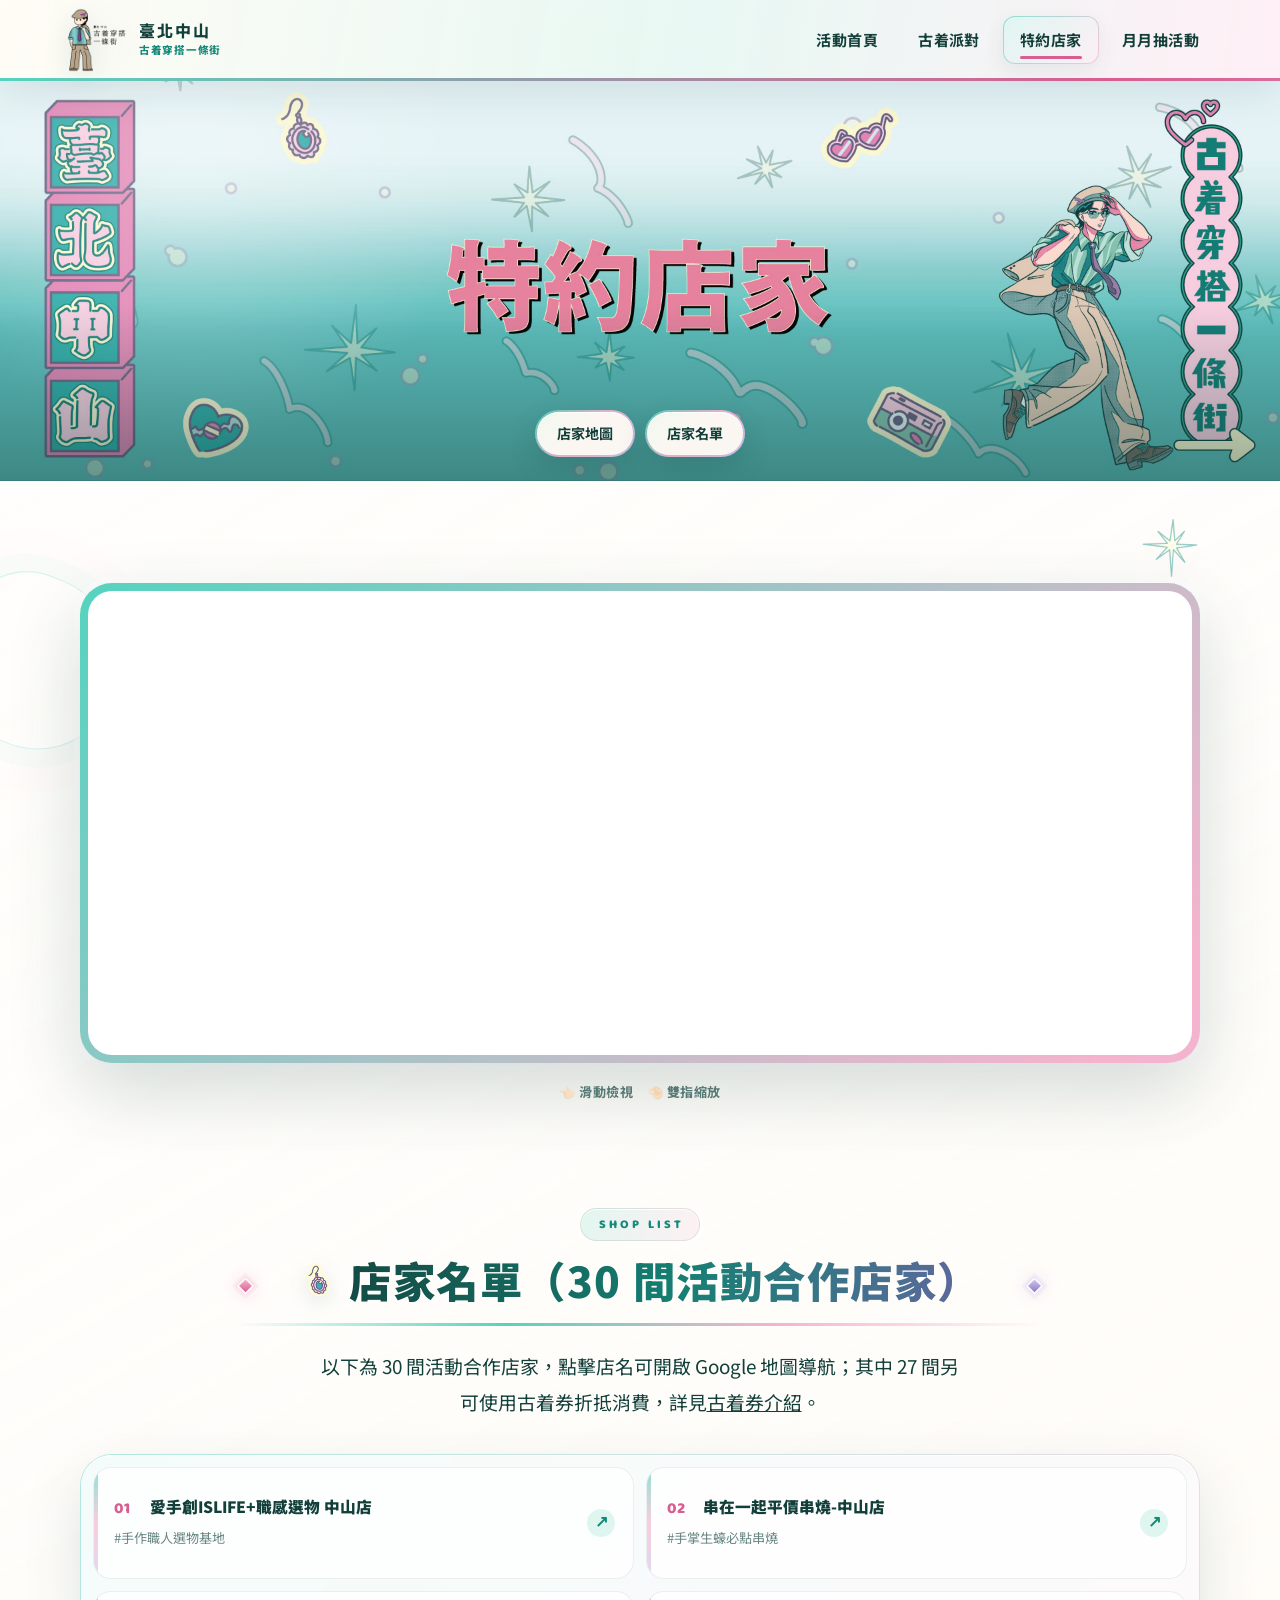
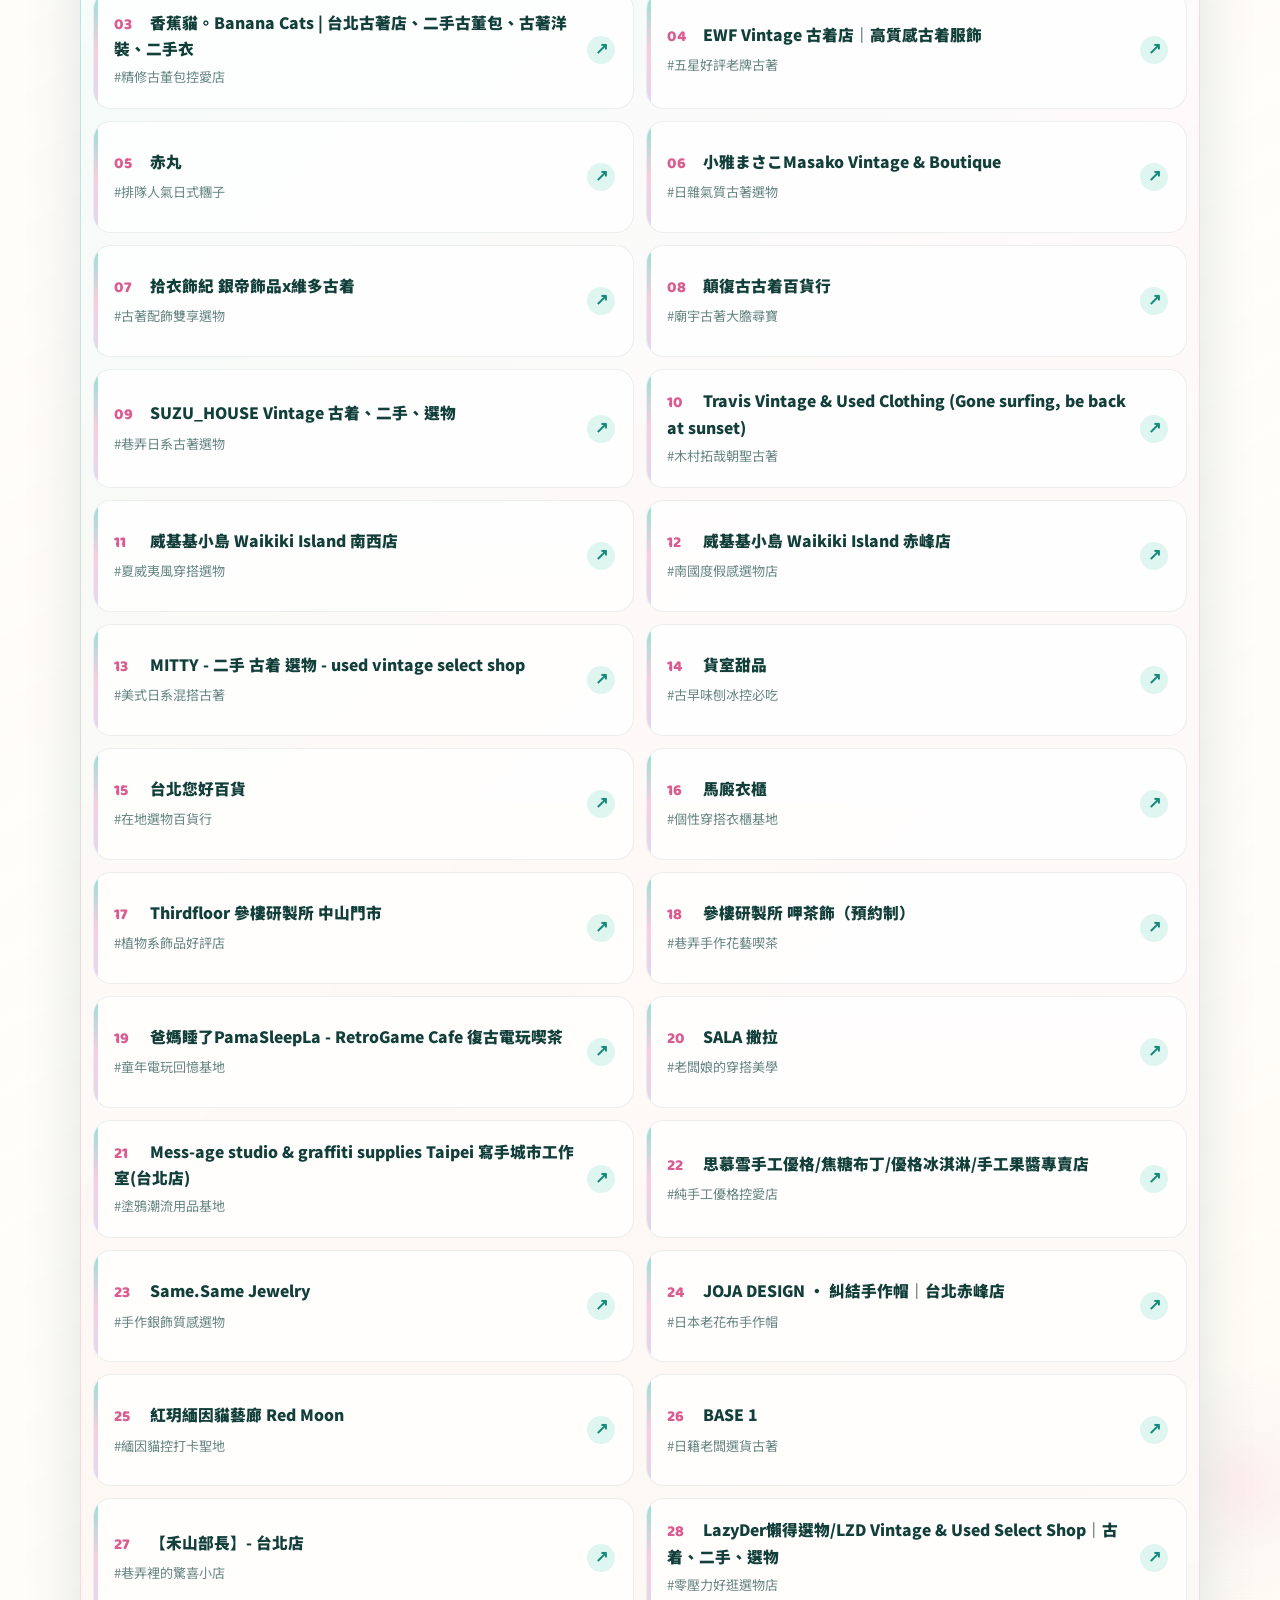
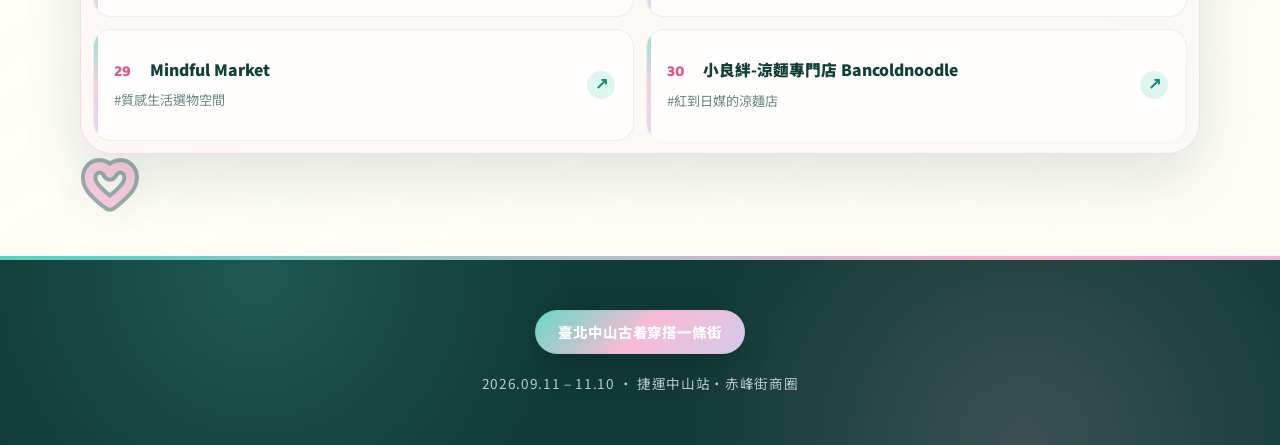
<file: shops.html>
<!DOCTYPE html>
<html lang="zh-Hant">
<head>
<meta charset="UTF-8">
<meta name="viewport" content="width=device-width, initial-scale=1.0">
<title>特約店家｜臺北中山古着穿搭一條街</title>
<meta name="description" content="店家地圖、店家名單 — 臺北中山古着穿搭一條街特約店家資訊。">
<link rel="preconnect" href="https://fonts.googleapis.com">
<link rel="preconnect" href="https://fonts.gstatic.com" crossorigin>
<link href="https://fonts.googleapis.com/css2?family=Noto+Sans+TC:wght@400;500;700;900&family=Baloo+2:wght@600;700;800&display=swap" rel="stylesheet">
<link rel="stylesheet" href="style.css?v=52">
<link rel="icon" type="image/png" href="images/favicon.png">
<!-- Cloudflare Web Analytics -->
<script type='module' src='https://static.cloudflareinsights.com/beacon.min.js' data-cf-beacon='{"token": "69396f2994f4425e9df928f2cd04268c"}'></script><!-- End Cloudflare Web Analytics -->
</head>
<body class="page-shops">

<nav class="topnav" aria-label="主要導覽">
  <a href="index.html" class="topnav-logo" aria-label="臺北中山古着穿搭一條街活動首頁">
    <img src="images/logo.png?v=3" alt="">
    <span class="topnav-wordmark" aria-hidden="true"><strong>臺北中山</strong><small>古着穿搭一條街</small></span>
  </a>
  <button class="topnav-toggle" aria-label="開啟選單" aria-expanded="false">☰ 選單</button>
  <ul class="topnav-menu">
    <li class="has-sub">
      <a href="index.html">活動首頁</a>
      <ul class="submenu">
        <li><a href="index.html#video">宣傳影片</a></li>
        <li><a href="index.html#coupon">古着券介紹</a></li>
        <li><a href="index.html#district">街區介紹</a></li>
      </ul>
    </li>
    <li class="has-sub">
      <a href="activity.html">古着派對</a>
      <ul class="submenu">
        <li><a href="activity.html#silent">靜音派對</a></li>
        <li><a href="activity.html#competition">穿搭競賽</a></li>
      </ul>
    </li>
    <li class="has-sub active">
      <a href="shops.html">特約店家</a>
      <ul class="submenu">
        <li><a href="shops.html#map">店家地圖</a></li>
        <li><a href="shops.html#list">店家名單</a></li>
      </ul>
    </li>
    <li class="has-sub">
      <a href="winners.html">月月抽活動</a>
      <ul class="submenu">
        <li><a href="winners.html#task">活動說明</a></li>
        <li><a href="winners.html#list">中獎名單</a></li>
      </ul>
    </li>
  </ul>
</nav>

<div class="page-banner banner-shops">
  <div class="page-banner-inner">
    <div class="subtabs">
      <a href="#map">店家地圖</a>
      <a href="#list">店家名單</a>
    </div>
  </div>
</div>

<main class="site-main">

  <section class="section bg-paper">
    <div class="section-deco section-deco-tr"><img src="images/deco-star.png" alt=""></div>
    <div class="section-deco section-deco-bl"><img src="images/deco-heart.png" alt=""></div>
    <div class="section-inner">

      <div id="map" class="shop-map-block">
        <div class="map-wrap map-wrap-crop">
          <iframe
            title="赤峰街特約店家地圖"
            src="https://www.google.com/maps/d/embed?mid=1gKhH9pJjJDgi3pU8AddjH92y9ADz25Q&ehbc=2E312F"
            loading="lazy"
            referrerpolicy="no-referrer-when-downgrade">
          </iframe>
        </div>
        <p class="map-hint">👈🏻 滑動檢視　🤏🏻 雙指縮放</p>
      </div>

      <div id="list" class="shop-list-block">
        <span class="section-kicker kicker-center">SHOP LIST</span>
        <h2 class="center-title heading-icon" style="justify-content:center;"><img src="images/icon-shopping.png" alt="">店家名單（30 間活動合作店家）</h2>
        <p class="lead center-lead">以下為 30 間活動合作店家，點擊店名可開啟 Google 地圖導航；其中 27 間另可使用古着券折抵消費，詳見<a href="index.html#coupon">古着券介紹</a>。</p>
        <div class="shop-row-list">
          <a href="https://www.google.com/maps/search/?api=1&amp;query=%E6%84%9B%E6%89%8B%E5%89%B5ISLIFE%2B%E8%81%B7%E6%84%9F%E9%81%B8%E7%89%A9%20%E4%B8%AD%E5%B1%B1%E5%BA%97%20%E5%8F%B0%E5%8C%97" target="_blank" rel="noopener" class="shop-row">
            <div class="shop-row-content">
              <p class="shop-row-name"><span class="shop-row-num">01</span>愛手創ISLIFE+職感選物 中山店</p>
              <p class="shop-row-tagline">#手作職人選物基地</p>
              <!-- 優惠內容可在此加一行，例如：<p class="shop-row-promo">憑古着券折抵 100 元</p> -->
            </div>
          </a>
          <a href="https://www.google.com/maps/search/?api=1&amp;query=%E4%B8%B2%E5%9C%A8%E4%B8%80%E8%B5%B7%E5%B9%B3%E5%83%B9%E4%B8%B2%E7%87%92-%E4%B8%AD%E5%B1%B1%E5%BA%97%20%E5%8F%B0%E5%8C%97" target="_blank" rel="noopener" class="shop-row">
            <div class="shop-row-content">
              <p class="shop-row-name"><span class="shop-row-num">02</span>串在一起平價串燒-中山店</p>
              <p class="shop-row-tagline">#手掌生蠔必點串燒</p>
              <!-- 優惠內容可在此加一行，例如：<p class="shop-row-promo">憑古着券折抵 100 元</p> -->
            </div>
          </a>
          <a href="https://www.google.com/maps/search/?api=1&amp;query=%E9%A6%99%E8%95%89%E8%B2%93%E3%80%82Banana%20Cats%20%7C%20%E5%8F%B0%E5%8C%97%E5%8F%A4%E8%91%97%E5%BA%97%E3%80%81%E4%BA%8C%E6%89%8B%E5%8F%A4%E8%91%A3%E5%8C%85%E3%80%81%E5%8F%A4%E8%91%97%E6%B4%8B%E8%A3%9D%E3%80%81%E4%BA%8C%E6%89%8B%E8%A1%A3%20%E5%8F%B0%E5%8C%97" target="_blank" rel="noopener" class="shop-row">
            <div class="shop-row-content">
              <p class="shop-row-name"><span class="shop-row-num">03</span>香蕉貓。Banana Cats | 台北古著店、二手古董包、古著洋裝、二手衣</p>
              <p class="shop-row-tagline">#精修古董包控愛店</p>
              <!-- 優惠內容可在此加一行，例如：<p class="shop-row-promo">憑古着券折抵 100 元</p> -->
            </div>
          </a>
          <a href="https://www.google.com/maps/search/?api=1&amp;query=EWF%20Vintage%20%E5%8F%A4%E8%91%97%E5%BA%97%EF%BD%9C%E9%AB%98%E8%B3%AA%E6%84%9F%E5%8F%A4%E8%91%97%E6%9C%8D%E9%A3%BE%20%E5%8F%B0%E5%8C%97" target="_blank" rel="noopener" class="shop-row">
            <div class="shop-row-content">
              <p class="shop-row-name"><span class="shop-row-num">04</span>EWF Vintage 古着店｜高質感古着服飾</p>
              <p class="shop-row-tagline">#五星好評老牌古著</p>
              <!-- 優惠內容可在此加一行，例如：<p class="shop-row-promo">憑古着券折抵 100 元</p> -->
            </div>
          </a>
          <a href="https://www.google.com/maps/search/?api=1&amp;query=%E8%B5%A4%E4%B8%B8%20%E5%8F%B0%E5%8C%97" target="_blank" rel="noopener" class="shop-row">
            <div class="shop-row-content">
              <p class="shop-row-name"><span class="shop-row-num">05</span>赤丸</p>
              <p class="shop-row-tagline">#排隊人氣日式糰子</p>
              <!-- 優惠內容可在此加一行，例如：<p class="shop-row-promo">憑古着券折抵 100 元</p> -->
            </div>
          </a>
          <a href="https://www.google.com/maps/search/?api=1&amp;query=%E5%B0%8F%E9%9B%85%E3%81%BE%E3%81%95%E3%81%93Masako%20Vintage%20%26%20Boutique%20%E5%8F%B0%E5%8C%97" target="_blank" rel="noopener" class="shop-row">
            <div class="shop-row-content">
              <p class="shop-row-name"><span class="shop-row-num">06</span>小雅まさこMasako Vintage &amp; Boutique</p>
              <p class="shop-row-tagline">#日雜氣質古著選物</p>
              <!-- 優惠內容可在此加一行，例如：<p class="shop-row-promo">憑古着券折抵 100 元</p> -->
            </div>
          </a>
          <a href="https://www.google.com/maps/search/?api=1&amp;query=%E6%8B%BE%E8%A1%A3%E9%A3%BE%E7%B4%80%20%E9%8A%80%E5%B8%9D%E9%A3%BE%E5%93%81x%E7%B6%AD%E5%A4%9A%E5%8F%A4%E8%91%97%20%E5%8F%B0%E5%8C%97" target="_blank" rel="noopener" class="shop-row">
            <div class="shop-row-content">
              <p class="shop-row-name"><span class="shop-row-num">07</span>拾衣飾紀 銀帝飾品x維多古着</p>
              <p class="shop-row-tagline">#古著配飾雙享選物</p>
              <!-- 優惠內容可在此加一行，例如：<p class="shop-row-promo">憑古着券折抵 100 元</p> -->
            </div>
          </a>
          <a href="https://www.google.com/maps/search/?api=1&amp;query=%E9%A1%9B%E5%BE%A9%E5%8F%A4%E5%8F%A4%E8%91%97%E7%99%BE%E8%B2%A8%E8%A1%8C%20%E5%8F%B0%E5%8C%97" target="_blank" rel="noopener" class="shop-row">
            <div class="shop-row-content">
              <p class="shop-row-name"><span class="shop-row-num">08</span>顛復古古着百貨行</p>
              <p class="shop-row-tagline">#廟宇古著大膽尋寶</p>
              <!-- 優惠內容可在此加一行，例如：<p class="shop-row-promo">憑古着券折抵 100 元</p> -->
            </div>
          </a>
          <a href="https://www.google.com/maps/search/?api=1&amp;query=SUZU_HOUSE%20Vintage%20%E5%8F%A4%E8%91%97%E3%80%81%E4%BA%8C%E6%89%8B%E3%80%81%E9%81%B8%E7%89%A9%20%E5%8F%B0%E5%8C%97" target="_blank" rel="noopener" class="shop-row">
            <div class="shop-row-content">
              <p class="shop-row-name"><span class="shop-row-num">09</span>SUZU_HOUSE Vintage 古着、二手、選物</p>
              <p class="shop-row-tagline">#巷弄日系古著選物</p>
              <!-- 優惠內容可在此加一行，例如：<p class="shop-row-promo">憑古着券折抵 100 元</p> -->
            </div>
          </a>
          <a href="https://www.google.com/maps/search/?api=1&amp;query=Travis%20Vintage%20%26%20Used%20Clothing%20%28Gone%20surfing%2C%20be%20back%20at%20sunset%29%20%E5%8F%B0%E5%8C%97" target="_blank" rel="noopener" class="shop-row">
            <div class="shop-row-content">
              <p class="shop-row-name"><span class="shop-row-num">10</span>Travis Vintage &amp; Used Clothing (Gone surfing, be back at sunset)</p>
              <p class="shop-row-tagline">#木村拓哉朝聖古著</p>
              <!-- 優惠內容可在此加一行，例如：<p class="shop-row-promo">憑古着券折抵 100 元</p> -->
            </div>
          </a>
          <a href="https://www.google.com/maps/search/?api=1&amp;query=%E5%A8%81%E5%9F%BA%E5%9F%BA%E5%B0%8F%E5%B3%B6%20Waikiki%20Island%20%E5%8D%97%E8%A5%BF%E5%BA%97%20%E5%8F%B0%E5%8C%97" target="_blank" rel="noopener" class="shop-row">
            <div class="shop-row-content">
              <p class="shop-row-name"><span class="shop-row-num">11</span>威基基小島 Waikiki Island 南西店</p>
              <p class="shop-row-tagline">#夏威夷風穿搭選物</p>
              <!-- 優惠內容可在此加一行，例如：<p class="shop-row-promo">憑古着券折抵 100 元</p> -->
            </div>
          </a>
          <a href="https://www.google.com/maps/search/?api=1&amp;query=%E5%A8%81%E5%9F%BA%E5%9F%BA%E5%B0%8F%E5%B3%B6%20Waikiki%20Island%20%E8%B5%A4%E5%B3%B0%E5%BA%97%20%E5%8F%B0%E5%8C%97" target="_blank" rel="noopener" class="shop-row">
            <div class="shop-row-content">
              <p class="shop-row-name"><span class="shop-row-num">12</span>威基基小島 Waikiki Island 赤峰店</p>
              <p class="shop-row-tagline">#南國度假感選物店</p>
              <!-- 優惠內容可在此加一行，例如：<p class="shop-row-promo">憑古着券折抵 100 元</p> -->
            </div>
          </a>
          <a href="https://www.google.com/maps/search/?api=1&amp;query=MITTY%20-%20%E4%BA%8C%E6%89%8B%20%E5%8F%A4%E8%91%97%20%E9%81%B8%E7%89%A9%20-%20used%20vintage%20select%20shop%20%E5%8F%B0%E5%8C%97" target="_blank" rel="noopener" class="shop-row">
            <div class="shop-row-content">
              <p class="shop-row-name"><span class="shop-row-num">13</span>MITTY - 二手 古着 選物 - used vintage select shop</p>
              <p class="shop-row-tagline">#美式日系混搭古著</p>
              <!-- 優惠內容可在此加一行，例如：<p class="shop-row-promo">憑古着券折抵 100 元</p> -->
            </div>
          </a>
          <a href="https://www.google.com/maps/search/?api=1&amp;query=%E8%B2%A8%E5%AE%A4%E7%94%9C%E5%93%81%20%E5%8F%B0%E5%8C%97" target="_blank" rel="noopener" class="shop-row">
            <div class="shop-row-content">
              <p class="shop-row-name"><span class="shop-row-num">14</span>貨室甜品</p>
              <p class="shop-row-tagline">#古早味刨冰控必吃</p>
              <!-- 優惠內容可在此加一行，例如：<p class="shop-row-promo">憑古着券折抵 100 元</p> -->
            </div>
          </a>
          <a href="https://www.google.com/maps/search/?api=1&amp;query=%E5%8F%B0%E5%8C%97%E6%82%A8%E5%A5%BD%E7%99%BE%E8%B2%A8%20%E5%8F%B0%E5%8C%97" target="_blank" rel="noopener" class="shop-row">
            <div class="shop-row-content">
              <p class="shop-row-name"><span class="shop-row-num">15</span>台北您好百貨</p>
              <p class="shop-row-tagline">#在地選物百貨行</p>
              <!-- 優惠內容可在此加一行，例如：<p class="shop-row-promo">憑古着券折抵 100 元</p> -->
            </div>
          </a>
          <a href="https://www.google.com/maps/search/?api=1&amp;query=%E9%A6%AC%E5%BB%84%E8%A1%A3%E6%AB%83%20%E5%8F%B0%E5%8C%97" target="_blank" rel="noopener" class="shop-row">
            <div class="shop-row-content">
              <p class="shop-row-name"><span class="shop-row-num">16</span>馬廄衣櫃</p>
              <p class="shop-row-tagline">#個性穿搭衣櫃基地</p>
              <!-- 優惠內容可在此加一行，例如：<p class="shop-row-promo">憑古着券折抵 100 元</p> -->
            </div>
          </a>
          <a href="https://www.google.com/maps/search/?api=1&amp;query=Thirdfloor%20%E5%8F%83%E6%A8%93%E7%A0%94%E8%A3%BD%E6%89%80%20%E4%B8%AD%E5%B1%B1%E9%96%80%E5%B8%82%20%E5%8F%B0%E5%8C%97" target="_blank" rel="noopener" class="shop-row">
            <div class="shop-row-content">
              <p class="shop-row-name"><span class="shop-row-num">17</span>Thirdfloor 參樓研製所 中山門市</p>
              <p class="shop-row-tagline">#植物系飾品好評店</p>
              <!-- 優惠內容可在此加一行，例如：<p class="shop-row-promo">憑古着券折抵 100 元</p> -->
            </div>
          </a>
          <a href="https://www.google.com/maps/search/?api=1&amp;query=%E5%8F%83%E6%A8%93%E7%A0%94%E8%A3%BD%E6%89%80%20%E5%91%B7%E8%8C%B6%E9%A3%BE%EF%BC%88%E9%A0%90%E7%B4%84%E5%88%B6%EF%BC%89%20%E5%8F%B0%E5%8C%97" target="_blank" rel="noopener" class="shop-row">
            <div class="shop-row-content">
              <p class="shop-row-name"><span class="shop-row-num">18</span>參樓研製所 呷茶飾（預約制）</p>
              <p class="shop-row-tagline">#巷弄手作花藝喫茶</p>
              <!-- 優惠內容可在此加一行，例如：<p class="shop-row-promo">憑古着券折抵 100 元</p> -->
            </div>
          </a>
          <a href="https://www.google.com/maps/search/?api=1&amp;query=%E7%88%B8%E5%AA%BD%E7%9D%A1%E4%BA%86PamaSleepLa%20-%20RetroGame%20Cafe%20%E5%BE%A9%E5%8F%A4%E9%9B%BB%E7%8E%A9%E5%96%AB%E8%8C%B6%20%E5%8F%B0%E5%8C%97" target="_blank" rel="noopener" class="shop-row">
            <div class="shop-row-content">
              <p class="shop-row-name"><span class="shop-row-num">19</span>爸媽睡了PamaSleepLa - RetroGame Cafe 復古電玩喫茶</p>
              <p class="shop-row-tagline">#童年電玩回憶基地</p>
              <!-- 優惠內容可在此加一行，例如：<p class="shop-row-promo">憑古着券折抵 100 元</p> -->
            </div>
          </a>
          <a href="https://www.google.com/maps/search/?api=1&amp;query=SALA%20%E6%92%92%E6%8B%89%20%E5%8F%B0%E5%8C%97" target="_blank" rel="noopener" class="shop-row">
            <div class="shop-row-content">
              <p class="shop-row-name"><span class="shop-row-num">20</span>SALA 撒拉</p>
              <p class="shop-row-tagline">#老闆娘的穿搭美學</p>
              <!-- 優惠內容可在此加一行，例如：<p class="shop-row-promo">憑古着券折抵 100 元</p> -->
            </div>
          </a>
          <a href="https://www.google.com/maps/search/?api=1&amp;query=Mess-age%20studio%20%26%20graffiti%20supplies%20Taipei%20%E5%AF%AB%E6%89%8B%E5%9F%8E%E5%B8%82%E5%B7%A5%E4%BD%9C%E5%AE%A4%28%E5%8F%B0%E5%8C%97%E5%BA%97%29%20%E5%8F%B0%E5%8C%97" target="_blank" rel="noopener" class="shop-row">
            <div class="shop-row-content">
              <p class="shop-row-name"><span class="shop-row-num">21</span>Mess-age studio &amp; graffiti supplies Taipei 寫手城市工作室(台北店)</p>
              <p class="shop-row-tagline">#塗鴉潮流用品基地</p>
              <!-- 優惠內容可在此加一行，例如：<p class="shop-row-promo">憑古着券折抵 100 元</p> -->
            </div>
          </a>
          <a href="https://www.google.com/maps/search/?api=1&amp;query=%E6%80%9D%E6%85%95%E9%9B%AA%E6%89%8B%E5%B7%A5%E5%84%AA%E6%A0%BC/%E7%84%A6%E7%B3%96%E5%B8%83%E4%B8%81/%E5%84%AA%E6%A0%BC%E5%86%B0%E6%B7%87%E6%B7%8B/%E6%89%8B%E5%B7%A5%E6%9E%9C%E9%86%AC%E5%B0%88%E8%B3%A3%E5%BA%97%20%E5%8F%B0%E5%8C%97" target="_blank" rel="noopener" class="shop-row">
            <div class="shop-row-content">
              <p class="shop-row-name"><span class="shop-row-num">22</span>思慕雪手工優格/焦糖布丁/優格冰淇淋/手工果醬專賣店</p>
              <p class="shop-row-tagline">#純手工優格控愛店</p>
              <!-- 優惠內容可在此加一行，例如：<p class="shop-row-promo">憑古着券折抵 100 元</p> -->
            </div>
          </a>
          <a href="https://www.google.com/maps/search/?api=1&amp;query=Same.Same%20Jewelry%20%E5%8F%B0%E5%8C%97" target="_blank" rel="noopener" class="shop-row">
            <div class="shop-row-content">
              <p class="shop-row-name"><span class="shop-row-num">23</span>Same.Same Jewelry</p>
              <p class="shop-row-tagline">#手作銀飾質感選物</p>
              <!-- 優惠內容可在此加一行，例如：<p class="shop-row-promo">憑古着券折抵 100 元</p> -->
            </div>
          </a>
          <a href="https://www.google.com/maps/search/?api=1&amp;query=JOJA%20DESIGN%20%E2%80%A2%20%E7%B3%BE%E7%B5%90%E6%89%8B%E4%BD%9C%E5%B8%BD%EF%BD%9C%E5%8F%B0%E5%8C%97%E8%B5%A4%E5%B3%B0%E5%BA%97%20%E5%8F%B0%E5%8C%97" target="_blank" rel="noopener" class="shop-row">
            <div class="shop-row-content">
              <p class="shop-row-name"><span class="shop-row-num">24</span>JOJA DESIGN • 糾結手作帽｜台北赤峰店</p>
              <p class="shop-row-tagline">#日本老花布手作帽</p>
              <!-- 優惠內容可在此加一行，例如：<p class="shop-row-promo">憑古着券折抵 100 元</p> -->
            </div>
          </a>
          <a href="https://www.google.com/maps/search/?api=1&amp;query=%E7%B4%85%E7%8E%A5%E7%B7%AC%E5%9B%A0%E8%B2%93%E8%97%9D%E5%BB%8A%20Red%20Moon%20%E5%8F%B0%E5%8C%97" target="_blank" rel="noopener" class="shop-row">
            <div class="shop-row-content">
              <p class="shop-row-name"><span class="shop-row-num">25</span>紅玥緬因貓藝廊 Red Moon</p>
              <p class="shop-row-tagline">#緬因貓控打卡聖地</p>
              <!-- 優惠內容可在此加一行，例如：<p class="shop-row-promo">憑古着券折抵 100 元</p> -->
            </div>
          </a>
          <a href="https://www.google.com/maps/search/?api=1&amp;query=BASE%201%20%E5%8F%B0%E5%8C%97" target="_blank" rel="noopener" class="shop-row">
            <div class="shop-row-content">
              <p class="shop-row-name"><span class="shop-row-num">26</span>BASE 1</p>
              <p class="shop-row-tagline">#日籍老闆選貨古著</p>
              <!-- 優惠內容可在此加一行，例如：<p class="shop-row-promo">憑古着券折抵 100 元</p> -->
            </div>
          </a>
          <a href="https://www.google.com/maps/search/?api=1&amp;query=%E3%80%90%E7%A6%BE%E5%B1%B1%E9%83%A8%E9%95%B7%E3%80%91-%20%E5%8F%B0%E5%8C%97%E5%BA%97%20%E5%8F%B0%E5%8C%97" target="_blank" rel="noopener" class="shop-row">
            <div class="shop-row-content">
              <p class="shop-row-name"><span class="shop-row-num">27</span>【禾山部長】- 台北店</p>
              <p class="shop-row-tagline">#巷弄裡的驚喜小店</p>
              <!-- 優惠內容可在此加一行，例如：<p class="shop-row-promo">憑古着券折抵 100 元</p> -->
            </div>
          </a>
          <a href="https://www.google.com/maps/search/?api=1&amp;query=LazyDer%E6%87%B6%E5%BE%97%E9%81%B8%E7%89%A9/LZD%20Vintage%20%26%20Used%20Select%20Shop%EF%BD%9C%E5%8F%A4%E8%91%97%E3%80%81%E4%BA%8C%E6%89%8B%E3%80%81%E9%81%B8%E7%89%A9%20%E5%8F%B0%E5%8C%97" target="_blank" rel="noopener" class="shop-row">
            <div class="shop-row-content">
              <p class="shop-row-name"><span class="shop-row-num">28</span>LazyDer懶得選物/LZD Vintage &amp; Used Select Shop｜古着、二手、選物</p>
              <p class="shop-row-tagline">#零壓力好逛選物店</p>
              <!-- 優惠內容可在此加一行，例如：<p class="shop-row-promo">憑古着券折抵 100 元</p> -->
            </div>
          </a>
          <a href="https://www.google.com/maps/search/?api=1&amp;query=Mindful%20Market%20%E5%8F%B0%E5%8C%97" target="_blank" rel="noopener" class="shop-row">
            <div class="shop-row-content">
              <p class="shop-row-name"><span class="shop-row-num">29</span>Mindful Market</p>
              <p class="shop-row-tagline">#質感生活選物空間</p>
              <!-- 優惠內容可在此加一行，例如：<p class="shop-row-promo">憑古着券折抵 100 元</p> -->
            </div>
          </a>
          <a href="https://www.google.com/maps/search/?api=1&amp;query=%E5%B0%8F%E8%89%AF%E7%B5%86-%E6%B6%BC%E9%BA%B5%E5%B0%88%E9%96%80%E5%BA%97%20Bancoldnoodle%20%E5%8F%B0%E5%8C%97" target="_blank" rel="noopener" class="shop-row">
            <div class="shop-row-content">
              <p class="shop-row-name"><span class="shop-row-num">30</span>小良絆-涼麵專門店 Bancoldnoodle</p>
              <p class="shop-row-tagline">#紅到日媒的涼麵店</p>
              <!-- 優惠內容可在此加一行，例如：<p class="shop-row-promo">憑古着券折抵 100 元</p> -->
            </div>
          </a>
        
        </div>
      </div>

    </div>
  </section>

</main>

<footer class="footer">
  <span class="footer-badge">臺北中山古着穿搭一條街</span>
  <p class="footer-dates">2026.09.11 – 11.10 ・ 捷運中山站・赤峰街商圈</p>
</footer>

<script src="script.js?v=3"></script>
</body>
</html>
</file>
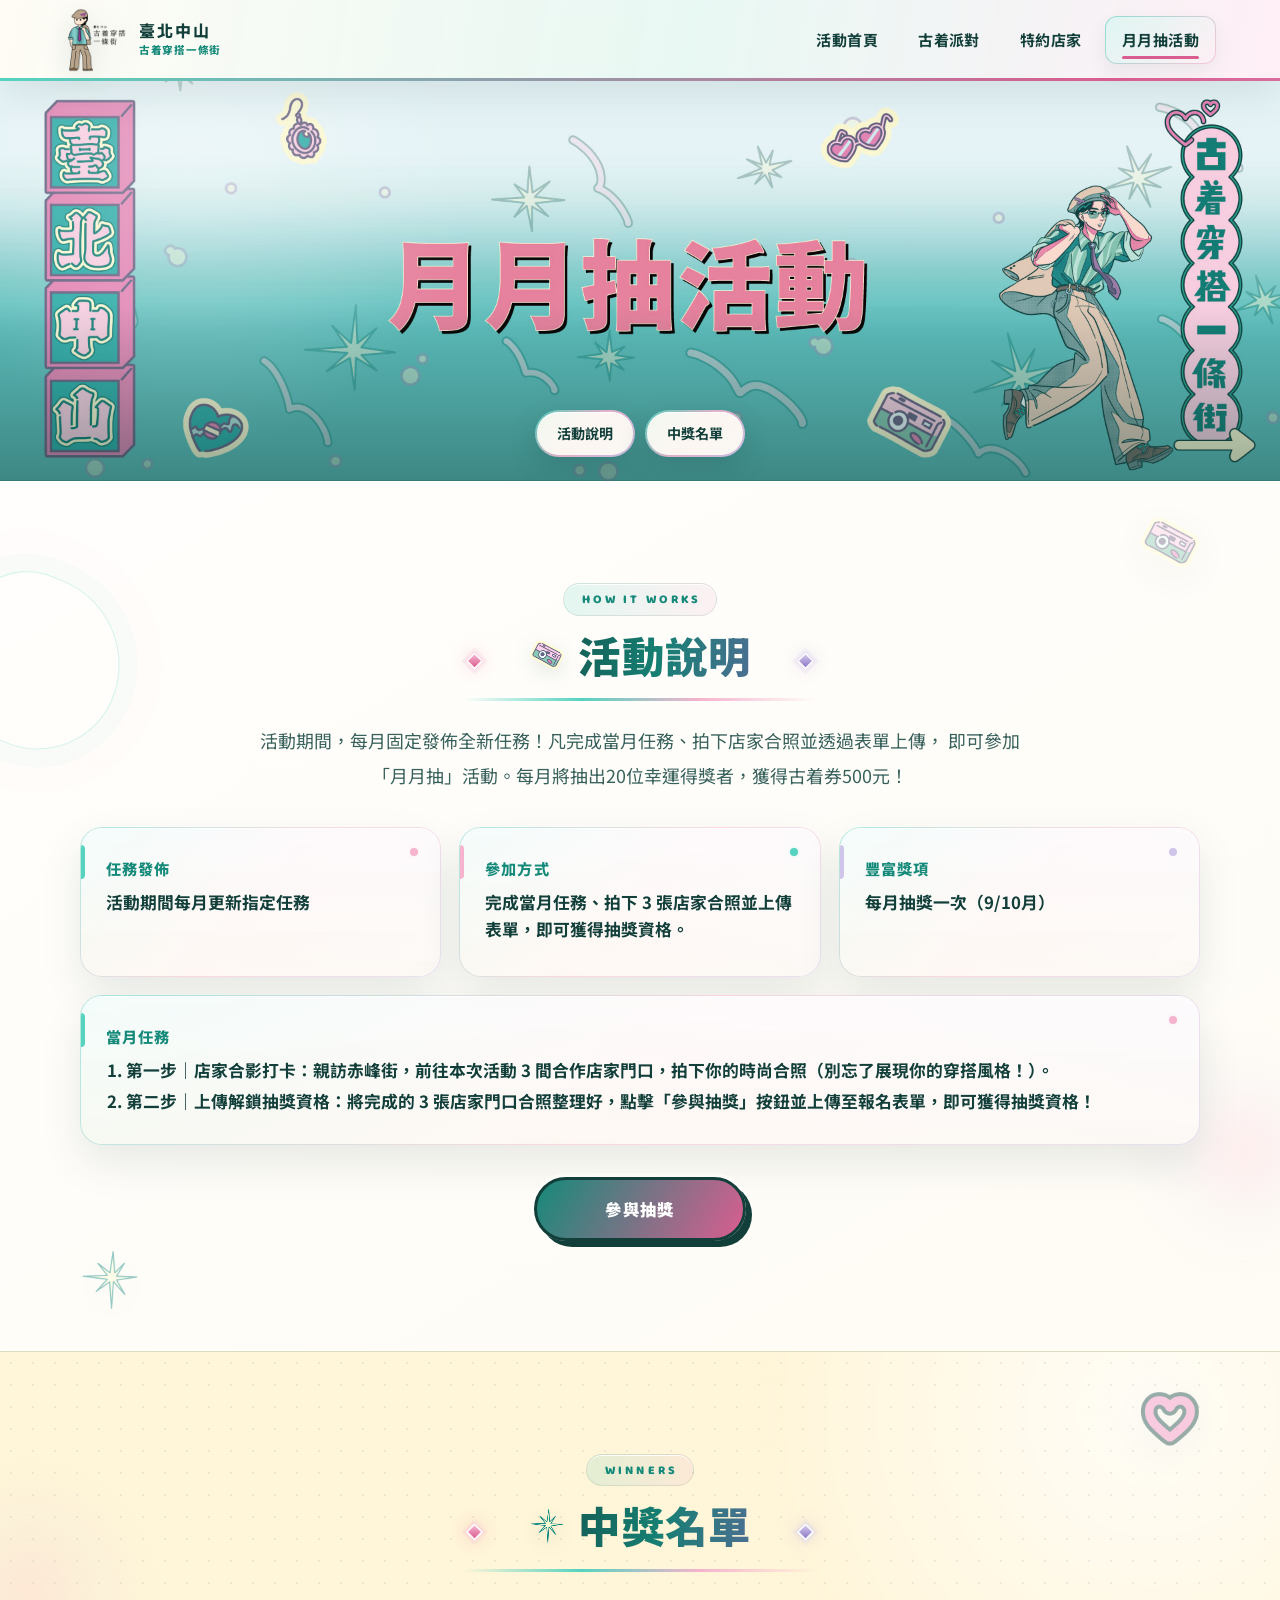
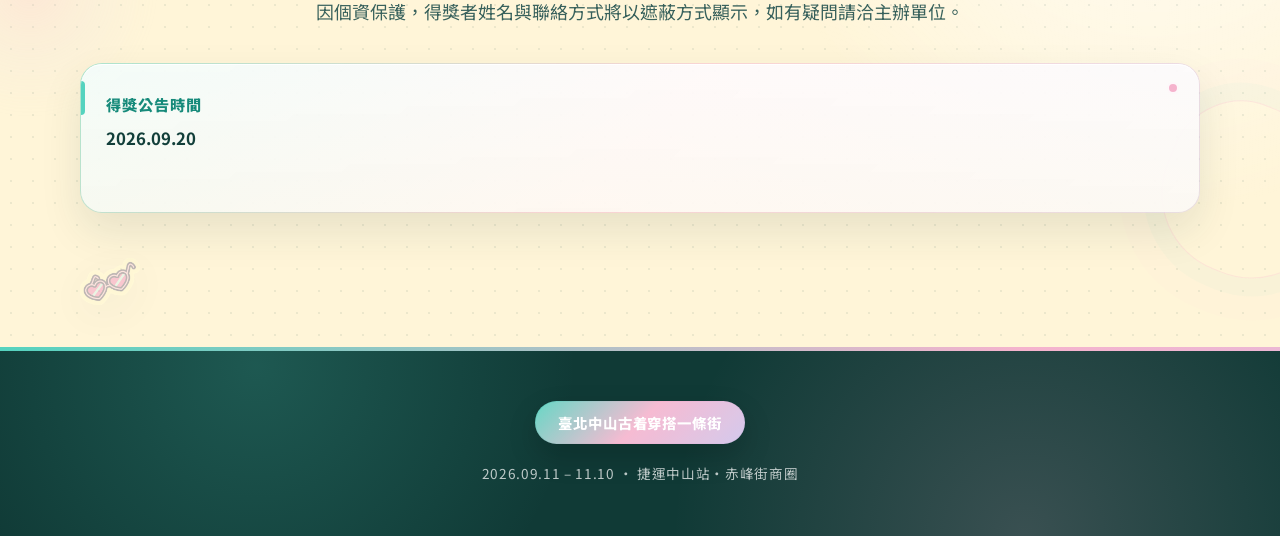
<file: winners.html>
<!DOCTYPE html>
<html lang="zh-Hant">
<head>
<meta charset="UTF-8">
<meta name="viewport" content="width=device-width, initial-scale=1.0">
<title>月月抽活動｜臺北中山古着穿搭一條街</title>
<meta name="description" content="活動說明、中獎名單 — 臺北中山古着穿搭一條街月月抽活動。">
<link rel="preconnect" href="https://fonts.googleapis.com">
<link rel="preconnect" href="https://fonts.gstatic.com" crossorigin>
<link href="https://fonts.googleapis.com/css2?family=Noto+Sans+TC:wght@400;500;700;900&family=Baloo+2:wght@600;700;800&display=swap" rel="stylesheet">
<link rel="stylesheet" href="style.css?v=52">
<link rel="icon" type="image/png" href="images/favicon.png">
<!-- Cloudflare Web Analytics -->
<script type='module' src='https://static.cloudflareinsights.com/beacon.min.js' data-cf-beacon='{"token": "69396f2994f4425e9df928f2cd04268c"}'></script><!-- End Cloudflare Web Analytics -->
</head>
<body class="page-winners">

<nav class="topnav" aria-label="主要導覽">
  <a href="index.html" class="topnav-logo" aria-label="臺北中山古着穿搭一條街活動首頁">
    <img src="images/logo.png?v=3" alt="">
    <span class="topnav-wordmark" aria-hidden="true"><strong>臺北中山</strong><small>古着穿搭一條街</small></span>
  </a>
  <button class="topnav-toggle" aria-label="開啟選單" aria-expanded="false">☰ 選單</button>
  <ul class="topnav-menu">
    <li class="has-sub">
      <a href="index.html">活動首頁</a>
      <ul class="submenu">
        <li><a href="index.html#video">宣傳影片</a></li>
        <li><a href="index.html#coupon">古着券介紹</a></li>
        <li><a href="index.html#district">街區介紹</a></li>
      </ul>
    </li>
    <li class="has-sub">
      <a href="activity.html">古着派對</a>
      <ul class="submenu">
        <li><a href="activity.html#silent">靜音派對</a></li>
        <li><a href="activity.html#competition">穿搭競賽</a></li>
      </ul>
    </li>
    <li class="has-sub">
      <a href="shops.html">特約店家</a>
      <ul class="submenu">
        <li><a href="shops.html#map">店家地圖</a></li>
        <li><a href="shops.html#list">店家名單</a></li>
      </ul>
    </li>
    <li class="has-sub active">
      <a href="winners.html">月月抽活動</a>
      <ul class="submenu">
        <li><a href="winners.html#task">活動說明</a></li>
        <li><a href="winners.html#list">中獎名單</a></li>
      </ul>
    </li>
  </ul>
</nav>

<div class="page-banner banner-winners">
  <div class="page-banner-inner">
    <div class="subtabs">
      <a href="#task">活動說明</a>
      <a href="#list">中獎名單</a>
    </div>
  </div>
</div>

<main class="site-main">

  <section id="task" class="section bg-paper">
    <div class="section-deco section-deco-tr"><img src="images/deco-camera.png" alt=""></div>
    <div class="section-deco section-deco-bl"><img src="images/deco-star.png" alt=""></div>
    <div class="section-inner">
      <span class="section-kicker">HOW IT WORKS</span>
      <h2 class="heading-icon"><img src="images/icon-camera.png" alt="">活動說明</h2>
      <p class="lead">
        活動期間，每月固定發佈全新任務！凡完成當月任務、拍下店家合照並透過表單上傳，
        即可參加「月月抽」活動。每月將抽出20位幸運得獎者，獲得古着券500元！
      </p>
      <div class="info-grid">
        <div class="info-block">
          <h3>任務發佈</h3>
          <p class="info-value info-value-sm">活動期間每月更新指定任務</p>
        </div>
        <div class="info-block">
          <h3>參加方式</h3>
          <p class="info-value info-value-sm">完成當月任務、拍下 3 張店家合照並上傳表單，即可獲得抽獎資格。</p>
        </div>
        <div class="info-block">
          <h3>豐富獎項</h3>
          <p class="info-value">每月抽獎一次（9/10月）</p>
        </div>
        <div class="info-block info-block-wide">
          <h3>當月任務</h3>
          <ol class="info-value-list">
            <li><strong>第一步｜店家合影打卡：</strong>親訪赤峰街，前往本次活動 3 間合作店家門口，拍下你的時尚合照（別忘了展現你的穿搭風格！）。</li>
            <li><strong>第二步｜上傳解鎖抽獎資格：</strong>將完成的 3 張店家門口合照整理好，點擊「參與抽獎」按鈕並上傳至報名表單，即可獲得抽獎資格！</li>
          </ol>
        </div>
      </div>
      <div class="reserve-cta">
        <a href="https://forms.gle/PM75yMKh9cfRWa4u9" target="_blank" rel="noopener" class="reserve-btn">參與抽獎</a>
      </div>
    </div>
  </section>

  <section id="list" class="section bg-cream dotted">
    <div class="section-deco section-deco-tr"><img src="images/deco-heart.png" alt=""></div>
    <div class="section-deco section-deco-bl"><img src="images/deco-glasses.png" alt=""></div>
    <div class="section-inner">
      <span class="section-kicker">WINNERS</span>
      <h2 class="heading-icon"><img src="images/icon-sparkle.png" alt="">中獎名單</h2>
      <p class="lead">因個資保護，得獎者姓名與聯絡方式將以遮蔽方式顯示，如有疑問請洽主辦單位。</p>
      <div class="info-grid">
        <div class="info-block info-block-wide">
          <h3>得獎公告時間</h3>
          <p class="info-value">2026.09.20</p>
        </div>
      </div>
    </div>
  </section>

</main>

<footer class="footer">
  <span class="footer-badge">臺北中山古着穿搭一條街</span>
  <p class="footer-dates">2026.09.11 – 11.10 ・ 捷運中山站・赤峰街商圈</p>
</footer>

<script src="script.js?v=3"></script>
</body>
</html>
</file>
<file: style.css>
:root {
  --ink: #14453e;
  --mint: #62d9c4;
  --mint-deep: #2f9e8c;
  --mint-pale: #d3f5ee;
  --pink: #ffb3d1;
  --pink-deep: #ff85b3;
  --lavender: #c6b6e8;
  --lavender-deep: #a892dd;
  --cream: #fdf3d9;
  --paper: #fbfaf3;
  --max-width: 1080px;
}

* { box-sizing: border-box; }

html { scroll-behavior: smooth; }

[id] { scroll-margin-top: 96px; }

body {
  margin: 0;
  font-family: 'Noto Sans TC', sans-serif;
  color: var(--ink);
  background: var(--paper);
  line-height: 1.8;
}

h1, h2, h3 {
  font-family: 'Noto Sans TC', sans-serif;
  font-weight: 900;
  margin: 0;
}

a { color: inherit; }

/* ---------- Top navigation ---------- */

.topnav {
  position: sticky;
  top: 0;
  z-index: 100;
  display: flex;
  align-items: center;
  justify-content: space-between;
  gap: 16px;
  padding: 8px clamp(20px, 5vw, 64px);
  background: var(--paper);
  color: var(--ink);
  border-bottom: 2px solid var(--ink);
}

.topnav-logo {
  font-weight: 900;
  letter-spacing: 0.08em;
  text-decoration: none;
  color: var(--ink);
  font-size: 1rem;
  white-space: nowrap;
  display: flex;
  align-items: center;
}

.topnav-logo img {
  height: 68px;
  width: auto;
  display: block;
}

.topnav-toggle {
  display: none;
  background: none;
  border: 2px solid var(--ink);
  color: var(--ink);
  font-size: 1.1rem;
  line-height: 1;
  border-radius: 8px;
  padding: 8px 12px;
  cursor: pointer;
}

.topnav-menu {
  display: flex;
  align-items: center;
  gap: 4px;
  list-style: none;
  margin: 0;
  padding: 0;
}

.topnav-menu > li {
  position: relative;
}

.topnav-menu > li > a {
  display: block;
  padding: 9px 18px;
  text-decoration: none;
  color: var(--ink);
  font-weight: 700;
  font-size: 0.95rem;
  border-radius: 999px;
  transition: background 0.15s ease, color 0.15s ease;
  white-space: nowrap;
}

.topnav-menu > li > a:hover,
.topnav-menu > li.active > a {
  background: var(--mint);
  color: var(--ink);
}

.submenu {
  position: absolute;
  top: 100%;
  left: 0;
  min-width: 180px;
  background: var(--paper);
  border: 3px solid var(--ink);
  border-radius: 16px;
  padding: 8px;
  list-style: none;
  margin: 10px 0 0;
  box-shadow: 6px 6px 0 var(--ink);
  opacity: 0;
  visibility: hidden;
  transform: translateY(6px);
  transition: opacity 0.15s ease, transform 0.15s ease, visibility 0.15s ease;
}

.topnav-menu > li.has-sub:hover .submenu,
.topnav-menu > li.has-sub:focus-within .submenu {
  opacity: 1;
  visibility: visible;
  transform: translateY(0);
}

.submenu a {
  display: block;
  padding: 8px 12px;
  border-radius: 10px;
  text-decoration: none;
  color: var(--ink);
  font-weight: 600;
  font-size: 0.9rem;
  white-space: nowrap;
}

.submenu a:hover { background: var(--pink); }

@media (max-width: 780px) {
  .topnav-toggle { display: inline-block; }

  .topnav-menu {
    position: fixed;
    top: 60px;
    left: 0;
    right: 0;
    bottom: 0;
    background: var(--paper);
    flex-direction: column;
    align-items: stretch;
    padding: 16px 24px 32px;
    gap: 2px;
    display: none;
    overflow-y: auto;
    border-top: 2px solid var(--ink);
  }

  .topnav-menu.open { display: flex; }

  .topnav-menu > li > a { padding: 12px 8px; }

  .submenu {
    position: static;
    opacity: 1;
    visibility: visible;
    transform: none;
    box-shadow: none;
    border: none;
    background: transparent;
    margin: 0 0 8px 14px;
    padding: 0;
  }

  .submenu a { color: var(--ink); padding: 8px; }
  .submenu a:hover { background: rgba(20, 69, 62, 0.1); }
}

/* ---------- Hero (home page) ---------- */

.hero {
  position: relative;
  aspect-ratio: 1920 / 1080;
  color: var(--ink);
  overflow: hidden;
  background-color: var(--ink);
  background-image: url("images/hero-banner.jpg?v=5");
  background-position: center;
  background-size: contain;
  background-repeat: no-repeat;
}

@media (max-width: 780px) {
  .hero {
    aspect-ratio: 1080 / 1350;
    background-image: url("images/hero-banner-mobile.jpg?v=5");
  }
}

.hero-cta-strip {
  text-align: center;
  padding: 32px 24px;
  background: var(--paper);
  border-bottom: 3px solid var(--ink);
}

.page-banner::before {
  content: "";
  position: absolute;
  inset: 0;
  background-image: radial-gradient(rgba(253, 243, 217, 0.55) 1.6px, transparent 1.6px);
  background-size: 22px 22px;
  opacity: 0.5;
  pointer-events: none;
}

.deco {
  position: absolute;
  opacity: 0.85;
  filter: drop-shadow(0 2px 0 rgba(20, 69, 62, 0.25));
  pointer-events: none;
  z-index: 1;
}

.deco img { display: block; width: 100%; height: auto; }

.deco-star1 { top: 12%; left: 8%; width: 48px; }
.deco-star2 { top: 22%; right: 12%; width: 32px; }
.deco-star3 { bottom: 18%; left: 14%; width: 38px; }
.deco-heart1 { top: 16%; right: 22%; width: 38px; }
.deco-heart2 { bottom: 24%; right: 10%; width: 30px; }
.deco-glasses { top: 30%; left: 18%; width: 72px; opacity: 0.9; }
.deco-camera { bottom: 14%; right: 20%; width: 68px; opacity: 0.9; }

.hero-content {
  position: relative;
  z-index: 2;
  flex: 1;
  display: flex;
  flex-direction: column;
  justify-content: center;
  align-items: center;
  text-align: center;
  padding: 48px 24px 64px;
}

.hero-eyebrow {
  letter-spacing: 0.3em;
  font-size: 0.78rem;
  font-weight: 700;
  color: var(--ink);
  opacity: 0.65;
  margin-bottom: 24px;
}

.hero-title {
  display: flex;
  flex-direction: column;
  align-items: center;
  gap: 14px;
  margin-bottom: 32px;
}

.badge {
  display: inline-block;
  font-size: clamp(1.8rem, 5vw, 3.2rem);
  font-weight: 900;
  letter-spacing: 0.06em;
  padding: 12px 32px;
  border-radius: 999px;
  border: 3px solid var(--ink);
  box-shadow: 5px 5px 0 var(--ink);
}

.badge-pink {
  background: var(--pink);
  color: var(--paper);
  -webkit-text-stroke: 1px var(--ink);
}

.badge-mint {
  background: var(--paper);
  color: var(--mint-deep);
}

.hero-tags {
  display: flex;
  flex-wrap: wrap;
  justify-content: center;
  gap: 14px;
  margin-bottom: 36px;
}

.tag {
  background: var(--cream);
  border: 2.5px solid var(--ink);
  color: var(--ink);
  font-weight: 700;
  padding: 8px 22px;
  border-radius: 999px;
  font-size: 0.95rem;
  box-shadow: 3px 3px 0 var(--ink);
}

.tag-alt { background: var(--lavender); }

.hero-cta {
  text-decoration: none;
  background: var(--ink);
  color: var(--cream);
  border: 2.5px solid var(--ink);
  padding: 12px 30px;
  border-radius: 999px;
  font-weight: 700;
  font-size: 0.95rem;
  letter-spacing: 0.05em;
  transition: transform 0.15s ease;
}

.hero-cta:hover { transform: translateY(-2px); }

/* ---------- Reserve button ---------- */

.reserve-cta {
  text-align: center;
  margin-top: 8px;
}

.reserve-btn {
  display: inline-block;
  text-decoration: none;
  background: var(--pink-deep);
  color: var(--paper);
  border: 3px solid var(--ink);
  padding: 18px 64px;
  border-radius: 999px;
  font-weight: 900;
  font-size: 1.15rem;
  letter-spacing: 0.05em;
  box-shadow: 5px 5px 0 var(--ink);
  transition: transform 0.15s ease, background 0.15s ease;
}

.reserve-btn:hover {
  transform: translate(-2px, -2px);
  background: var(--pink);
  color: var(--ink);
}

/* ---------- Page banner (sub pages) ---------- */

.page-banner {
  position: relative;
  overflow: hidden;
  text-align: center;
  padding: 56px 24px 48px;
  color: var(--ink);
  background: linear-gradient(200deg, #d7f7ef 0%, #7fe0cd 45%, #3fb9a6 100%);
}

.banner-activity {
  aspect-ratio: 1920 / 600;
  background-color: var(--ink);
  background-image: url("images/banner-activity.jpg?v=3");
  background-position: center;
  background-size: contain;
  background-repeat: no-repeat;
  display: flex;
  flex-direction: column;
  justify-content: flex-end;
  padding-bottom: 3%;
}

.banner-shops {
  aspect-ratio: 1920 / 600;
  background-color: var(--ink);
  background-image: url("images/banner-shops.jpg?v=2");
  background-position: center;
  background-size: contain;
  background-repeat: no-repeat;
  display: flex;
  flex-direction: column;
  justify-content: flex-end;
  padding-bottom: 3%;
}

.banner-winners {
  aspect-ratio: 1920 / 600;
  background-color: var(--ink);
  background-image: url("images/banner-winners.jpg?v=3");
  background-position: center;
  background-size: contain;
  background-repeat: no-repeat;
  display: flex;
  flex-direction: column;
  justify-content: flex-end;
  padding-bottom: 3%;
}

.page-banner-inner { position: relative; z-index: 2; }

.page-banner h1 {
  font-size: clamp(1.7rem, 4vw, 2.6rem);
  margin: 8px 0 0;
  text-shadow: 0 2px 10px rgba(255, 255, 255, 0.7), 0 0 2px rgba(255, 255, 255, 0.7);
}

/* ---------- Sub tabs (in-page section nav) ---------- */

.subtabs {
  display: flex;
  flex-wrap: wrap;
  justify-content: center;
  gap: 12px;
  margin: 28px 0 0;
  position: relative;
  z-index: 2;
}

.subtabs a {
  text-decoration: none;
  font-weight: 700;
  padding: 8px 20px;
  border-radius: 999px;
  border: 2.5px solid var(--ink);
  background: var(--paper);
  color: var(--ink);
  box-shadow: 3px 3px 0 var(--ink);
  font-size: 0.9rem;
  transition: transform 0.15s ease;
}

.subtabs a:hover { background: var(--mint); transform: translate(-1px, -1px); }

/* ---------- Sections ---------- */

.section { position: relative; padding: clamp(56px, 9vw, 110px) 24px; }

.section-inner { max-width: var(--max-width); margin: 0 auto; position: relative; z-index: 2; }

.section-deco {
  position: absolute;
  opacity: 0.65;
  pointer-events: none;
  z-index: 1;
  filter: drop-shadow(0 2px 0 rgba(20, 69, 62, 0.15));
}

.section-deco img { display: block; width: 100%; height: auto; }

.section-deco-tr { top: 20px; right: 20px; width: 42px; }
.section-deco-tl { top: 20px; left: 20px; width: 38px; }
.section-deco-br { bottom: 20px; right: 24px; width: 40px; }
.section-deco-bl { bottom: 24px; left: 24px; width: 36px; }

@media (max-width: 700px) {
  .section-deco { display: none; }
}

.heading-icon {
  display: inline-flex;
  align-items: center;
  gap: 10px;
}

.heading-icon img { width: 32px; height: 32px; flex-shrink: 0; }

.pill-label {
  display: inline-block;
  font-weight: 800;
  letter-spacing: 0.2em;
  font-size: 0.8rem;
  padding: 6px 20px;
  border-radius: 999px;
  border: 2px solid var(--ink);
  margin-bottom: 20px;
}

.pill-pink { background: var(--pink); color: var(--ink); }
.pill-mint { background: var(--mint); color: var(--ink); }
.pill-lavender { background: var(--lavender); color: var(--ink); }

.section h2 {
  font-size: clamp(1.5rem, 3.2vw, 2.2rem);
  margin-bottom: 24px;
  letter-spacing: 0.02em;
  text-shadow: 2px 2px 0 rgba(20, 69, 62, 0.08);
}

.section-kicker {
  display: block;
  font-size: 0.78rem;
  font-weight: 800;
  letter-spacing: 0.32em;
  color: var(--mint-deep);
  opacity: 0.85;
  margin-bottom: 10px;
}

.section-kicker.kicker-center { text-align: center; }

.section + .section { border-top: 3px solid var(--ink); }

.bg-pale { background: var(--mint-pale); }
.bg-paper { background: var(--paper); }
.bg-cream { background: var(--cream); }

.dotted {
  background-image: radial-gradient(rgba(98, 217, 196, 0.25) 1.6px, transparent 1.6px);
  background-size: 24px 24px;
}

.lead {
  font-size: 1.18rem;
  line-height: 1.9;
  max-width: 720px;
  margin: 0 0 20px;
  color: var(--ink);
}

/* ---------- Highlight / feature cards ---------- */

.highlight-grid {
  display: grid;
  grid-template-columns: repeat(auto-fit, minmax(220px, 1fr));
  gap: 28px;
  margin-top: 12px;
  margin-bottom: 32px;
}

.highlight-card {
  background: var(--paper);
  border: 3px solid var(--ink);
  border-radius: 20px;
  padding: 30px 24px;
  box-shadow: 6px 6px 0 var(--ink);
  transition: transform 0.15s ease;
}

.highlight-card:hover { transform: translate(-2px, -2px); }

.card-pink { background: var(--pink); }
.card-mint { background: var(--mint); }
.card-lavender { background: var(--lavender); }

.highlight-icon { display: block; font-size: 2.2rem; margin-bottom: 14px; }

.highlight-icon-img { display: block; width: 56px; height: 56px; object-fit: contain; margin-bottom: 14px; }

.content-photo {
  display: block;
  width: 100%;
  max-width: 640px;
  height: auto;
  border: 3px solid var(--ink);
  border-radius: 20px;
  box-shadow: 6px 6px 0 var(--ink);
  margin-top: 24px;
  margin-bottom: 28px;
  margin-left: auto;
  margin-right: auto;
}

.content-photo-wide { max-width: none; }

.photo-caption {
  text-align: center;
  font-size: 0.85rem;
  font-weight: 700;
  color: var(--ink);
  opacity: 0.65;
  margin: 10px 0 28px;
}

.district-quote {
  margin: 24px 0 28px;
  font-size: 1.15rem;
  font-weight: 700;
  font-style: italic;
  color: var(--mint-deep);
  border-left: 4px solid var(--mint-deep);
  padding-left: 18px;
}

.group-list {
  list-style: none;
  margin: 0 0 24px;
  padding: 0;
  display: flex;
  flex-direction: column;
  gap: 14px;
}

.group-list li {
  font-size: 1.05rem;
  line-height: 1.8;
  padding-left: 20px;
  border-left: 3px solid var(--mint-deep);
}

.group-list strong {
  color: var(--mint-deep);
  font-weight: 900;
}

#district .lead,
#district .content-photo,
#district .district-quote,
#district .photo-caption {
  max-width: 640px;
  margin-left: auto;
  margin-right: auto;
}

#district .content-photo { margin-top: 24px; }
#district .photo-caption { margin-top: 10px; }
#district .district-quote { margin-top: 24px; }

.highlight-card h3 { font-size: 1.1rem; margin-bottom: 10px; color: var(--ink); }

.highlight-card p { margin: 0; font-size: 0.95rem; color: var(--ink); opacity: 0.85; }

/* ---------- Coupon link cards ---------- */

.coupon-subheading {
  font-size: 1.4rem;
  margin: 44px 0 20px;
}

.link-card-grid {
  display: grid;
  grid-template-columns: repeat(auto-fit, minmax(160px, 1fr));
  gap: 16px;
  max-width: 680px;
  margin: 0 auto;
}

.link-card {
  display: flex;
  flex-direction: column;
  align-items: center;
  justify-content: center;
  gap: 6px;
  text-align: center;
  text-decoration: none;
  background: var(--paper);
  border: 3px solid var(--ink);
  border-radius: 16px;
  padding: 18px 16px;
  box-shadow: 4px 4px 0 var(--ink);
  color: var(--ink);
  transition: transform 0.15s ease, background 0.15s ease;
}

.link-card:hover {
  transform: translate(-2px, -2px);
  background: var(--mint);
}

.link-card-icon { font-size: 1.7rem; line-height: 1; }

.link-card-title { font-size: 1rem; font-weight: 900; }

.link-card-cta {
  font-size: 0.8rem;
  font-weight: 700;
  opacity: 0.8;
}

/* ---------- Store list ---------- */

.store-list-box {
  background: var(--paper);
  border: 3px solid var(--ink);
  border-radius: 20px;
  padding: 32px 40px;
  box-shadow: 6px 6px 0 var(--ink);
}

.store-list {
  columns: 2;
  column-gap: 48px;
  list-style: none;
  margin: 0;
  padding: 0;
}

.store-list li {
  display: flex;
  align-items: center;
  gap: 8px;
  padding: 6px 4px;
  border-bottom: 1px dashed rgba(20, 69, 62, 0.25);
  break-inside: avoid;
}

.store-list li::before {
  content: "🏷️";
  font-size: 1rem;
  flex-shrink: 0;
}

.store-list li:last-child { border-bottom: none; }

.store-list li a {
  color: var(--ink);
  text-decoration: none;
  font-weight: 700;
  font-size: 1.15rem;
  transition: color 0.15s ease;
}

.store-list li a:hover {
  color: var(--mint-deep);
  text-decoration: underline;
}

@media (max-width: 600px) {
  .store-list { columns: 1; }
}

/* ---------- Info blocks / map ---------- */

.info-grid {
  display: grid;
  grid-template-columns: repeat(auto-fit, minmax(220px, 1fr));
  gap: 24px;
  margin-bottom: 36px;
}

.info-block-wide { grid-column: 1 / -1; }

#task .info-grid { grid-template-columns: repeat(3, 1fr); }

@media (max-width: 700px) {
  #task .info-grid { grid-template-columns: 1fr; }
}

.info-block {
  position: relative;
  background: linear-gradient(160deg, var(--paper) 55%, var(--mint-pale) 150%);
  border: 3px solid var(--ink);
  border-radius: 16px;
  padding: 24px 22px 20px;
  box-shadow: 5px 5px 0 var(--ink), 10px 12px 26px rgba(20, 69, 62, 0.14);
  overflow: hidden;
  transition: transform 0.2s ease, box-shadow 0.2s ease;
}

.info-block::before {
  content: "";
  position: absolute;
  top: 0;
  left: 0;
  right: 0;
  height: 5px;
  background: var(--mint);
}

.info-grid .info-block:nth-of-type(3n+2)::before { background: var(--pink); }
.info-grid .info-block:nth-of-type(3n+3)::before { background: var(--lavender); }

.info-block:hover {
  transform: translate(-3px, -3px);
  box-shadow: 8px 8px 0 var(--ink), 12px 16px 30px rgba(20, 69, 62, 0.18);
}

.info-block h3 {
  font-size: 0.9rem;
  font-weight: 700;
  color: var(--mint-deep);
  margin-bottom: 8px;
  letter-spacing: 0.08em;
}

.info-value { font-size: 1.3rem; font-weight: 900; margin: 0; color: var(--ink); letter-spacing: -0.01em; }

.info-value-sm { font-size: 0.95rem; font-weight: 700; line-height: 1.6; }

.info-value-list {
  margin: 0;
  padding-left: 1.2em;
  font-size: 0.95rem;
  font-weight: 700;
  line-height: 1.6;
  color: var(--ink);
}

.info-value-list li { margin-bottom: 4px; }
.info-value-list li:last-child { margin-bottom: 0; }

.map-wrap {
  border-radius: 20px;
  overflow: hidden;
  border: 3px solid var(--ink);
  box-shadow: 6px 6px 0 var(--ink);
}

.map-wrap iframe { width: 100%; height: 400px; border: 0; display: block; }

.map-wrap-crop {
  position: relative;
  height: 400px;
}

.map-wrap-crop iframe {
  position: absolute;
  top: -68px;
  left: 0;
  width: 100%;
  height: calc(100% + 68px);
}

/* ---------- Video ---------- */

.video-frame {
  position: relative;
  max-width: 640px;
  margin-left: auto;
  margin-right: auto;
  aspect-ratio: 16 / 9;
  border: 3px solid var(--ink);
  border-radius: 20px;
  overflow: hidden;
  box-shadow: 6px 6px 0 var(--ink);
  background: var(--ink);
}

.video-frame iframe,
.video-frame img {
  position: absolute;
  inset: 0;
  width: 100%;
  height: 100%;
  border: 0;
  object-fit: cover;
  display: block;
}

.video-placeholder {
  position: absolute;
  inset: 0;
  display: flex;
  flex-direction: column;
  align-items: center;
  justify-content: center;
  gap: 10px;
  color: var(--cream);
  font-weight: 700;
  text-align: center;
  padding: 24px;
}

.video-placeholder .icon { font-size: 2.4rem; }

/* ---------- Steps ---------- */

.steps {
  display: grid;
  grid-template-columns: repeat(auto-fit, minmax(200px, 1fr));
  gap: 20px;
  margin-top: 24px;
}

.step-card {
  background: var(--paper);
  border: 3px solid var(--ink);
  border-radius: 18px;
  padding: 26px 22px;
  box-shadow: 5px 5px 0 var(--ink);
  text-align: center;
}

.step-num {
  display: inline-flex;
  align-items: center;
  justify-content: center;
  width: 40px;
  height: 40px;
  border-radius: 50%;
  background: var(--pink);
  border: 2.5px solid var(--ink);
  font-weight: 900;
  margin-bottom: 14px;
}

.step-card h3 { font-size: 1rem; margin-bottom: 8px; }
.step-card p { margin: 0; font-size: 0.9rem; opacity: 0.85; }

/* ---------- Shop cards ---------- */

.shop-map-block { margin-bottom: 56px; }

.map-hint {
  text-align: center;
  font-size: 0.9rem;
  font-weight: 700;
  opacity: 0.7;
  margin: 14px 0 0;
}

.center-title { text-align: center; }

.center-lead { text-align: center; max-width: 640px; margin-left: auto; margin-right: auto; }

.shop-num {
  position: absolute;
  top: -12px;
  left: -12px;
  display: inline-flex;
  align-items: center;
  justify-content: center;
  flex-shrink: 0;
  width: 30px;
  height: 30px;
  border-radius: 50%;
  background: var(--pink);
  border: 2px solid var(--ink);
  font-size: 0.8rem;
  font-weight: 900;
}

.shop-card:hover .shop-num { background: var(--paper); }

.shop-grid {
  display: grid;
  grid-template-columns: repeat(auto-fit, minmax(240px, 1fr));
  gap: 24px;
  margin-top: 28px;
}

.shop-row-list {
  display: flex;
  flex-direction: column;
  margin-top: 28px;
  background: var(--paper);
  border: 3px solid var(--ink);
  border-radius: 20px;
  box-shadow: 6px 6px 0 var(--ink);
  overflow: hidden;
}

.shop-row {
  display: flex;
  align-items: flex-start;
  gap: 16px;
  padding: 18px 22px;
  border-bottom: 1px dashed rgba(20, 69, 62, 0.25);
  text-decoration: none;
  color: var(--ink);
  transition: background 0.15s ease;
}

.shop-row:last-child { border-bottom: none; }

.shop-row:hover { background: var(--mint-pale); }

.shop-row:hover .shop-row-icon { background: var(--mint); }

.shop-row-icon {
  flex-shrink: 0;
  width: 52px;
  height: 52px;
  border-radius: 14px;
  background: var(--mint-pale);
  border: 2.5px solid var(--ink);
  display: flex;
  align-items: center;
  justify-content: center;
  font-size: 1.5rem;
  transition: background 0.15s ease;
}

.shop-row-photo {
  flex-shrink: 0;
  width: 60px;
  height: 60px;
  border-radius: 14px;
  border: 2.5px solid var(--ink);
  object-fit: cover;
  display: block;
}

.shop-row-photo-placeholder {
  flex-shrink: 0;
  width: 60px;
  height: 60px;
  border-radius: 14px;
  border: 2.5px dashed rgba(20, 69, 62, 0.4);
  display: flex;
  align-items: center;
  justify-content: center;
  font-size: 1.4rem;
  opacity: 0.5;
}

.shop-row-content { flex: 1; min-width: 0; }

.shop-row-name {
  font-size: 1.02rem;
  font-weight: 900;
  margin: 0 0 4px;
  line-height: 1.5;
}

.shop-row-num {
  color: var(--mint-deep);
  margin-right: 8px;
}

.shop-row-tagline {
  font-size: 0.88rem;
  opacity: 0.6;
  margin: 0;
}

.shop-row-promo {
  font-size: 0.88rem;
  font-weight: 700;
  color: var(--pink-deep);
  margin: 4px 0 0;
}

.shop-card {
  position: relative;
  display: flex;
  flex-direction: column;
  align-items: center;
  text-align: center;
  gap: 8px;
  background: var(--paper);
  border: 3px solid var(--ink);
  border-radius: 18px;
  padding: 30px 18px 22px;
  box-shadow: 5px 5px 0 var(--ink);
  text-decoration: none;
  color: var(--ink);
  transition: transform 0.15s ease, background 0.15s ease;
}

.shop-card:hover {
  transform: translate(-2px, -2px);
  background: var(--mint);
}

.shop-card-icon {
  display: flex;
  align-items: center;
  justify-content: center;
  width: 56px;
  height: 56px;
  border-radius: 50%;
  background: var(--mint-pale);
  border: 2.5px solid var(--ink);
  font-size: 1.6rem;
  margin-bottom: 6px;
}

.shop-card:hover .shop-card-icon { background: var(--paper); }

.shop-card img {
  display: block;
  width: 100%;
  aspect-ratio: 4 / 3;
  object-fit: cover;
  border-radius: 12px;
  border: 2.5px solid var(--ink);
  margin-bottom: 14px;
}

.shop-card h3 { font-size: 1rem; margin: 0; line-height: 1.5; }

.shop-addr { font-size: 0.88rem; opacity: 0.75; margin: 0 0 10px; }

.shop-tag {
  display: inline-block;
  font-size: 0.75rem;
  font-weight: 700;
  padding: 3px 12px;
  border-radius: 999px;
  background: var(--mint);
  border: 1.5px solid var(--ink);
}

/* ---------- Winners table ---------- */

.winners-month { font-size: 1.1rem; font-weight: 800; margin: 0 0 4px; }

.winners-table {
  width: 100%;
  border-collapse: separate;
  border-spacing: 0;
  margin-top: 24px;
  background: var(--paper);
  border: 3px solid var(--ink);
  border-radius: 18px;
  overflow: hidden;
  box-shadow: 6px 6px 0 var(--ink);
}

.winners-table th, .winners-table td {
  padding: 14px 18px;
  text-align: left;
  border-bottom: 2px solid rgba(20, 69, 62, 0.12);
  font-size: 0.95rem;
}

.winners-table th { background: var(--mint); font-weight: 800; }

.winners-table tr:last-child td { border-bottom: none; }

/* ---------- Misc ---------- */

.note-box {
  background: var(--cream);
  border: 2.5px dashed var(--ink);
  border-radius: 16px;
  padding: 16px 20px;
  font-size: 0.9rem;
  margin-top: 24px;
}

/* ---------- Footer ---------- */

.footer {
  background: var(--ink);
  color: var(--cream);
  text-align: center;
  padding: 44px 24px;
  font-size: 0.9rem;
}

.footer-badge {
  display: inline-block;
  background: var(--pink);
  color: var(--ink);
  font-weight: 800;
  padding: 8px 24px;
  border-radius: 999px;
  border: 2px solid var(--cream);
  margin-bottom: 10px;
}

.footer-dates { opacity: 0.75; font-size: 0.85rem; margin: 8px 0 0; }

/* ---------- Polish effects ---------- */

/* Scroll reveal */
.reveal {
  opacity: 0;
  transform: translateY(24px);
  transition: opacity 0.6s ease, transform 0.6s ease;
}

.reveal-visible {
  opacity: 1;
  transform: none;
}

@media (prefers-reduced-motion: reduce) {
  .reveal { opacity: 1; transform: none; transition: none; }
}

/* Nav shrink on scroll */
.topnav { transition: padding 0.25s ease; }

.topnav.nav-scrolled { padding-top: 6px; padding-bottom: 6px; }

.topnav-logo img { transition: height 0.25s ease; }

.topnav.nav-scrolled .topnav-logo img { height: 44px; }

/* Photo hover zoom */
.content-photo { transition: transform 0.35s ease, box-shadow 0.35s ease; }

.content-photo:hover { transform: scale(1.015); }

/* Button shine sweep */
.reserve-btn,
.hero-cta {
  position: relative;
  overflow: hidden;
  isolation: isolate;
}

.reserve-btn::after,
.hero-cta::after {
  content: "";
  position: absolute;
  top: 0;
  left: -75%;
  width: 40%;
  height: 100%;
  background: linear-gradient(120deg, transparent, rgba(255, 255, 255, 0.6), transparent);
  transform: skewX(-20deg);
  transition: left 0.6s ease;
  pointer-events: none;
}

.reserve-btn:hover::after,
.hero-cta:hover::after {
  left: 130%;
}

/* Click sticker burst */
.click-burst {
  position: fixed;
  z-index: 9999;
  pointer-events: none;
  font-size: 1.3rem;
  color: var(--pink-deep);
  animation: burst-fly 0.7s ease-out forwards;
}

@keyframes burst-fly {
  0% { transform: translate(-50%, -50%) scale(1); opacity: 1; }
  100% { transform: translate(calc(-50% + var(--dx)), calc(-50% + var(--dy))) scale(0.4); opacity: 0; }
}

/* Scroll progress bar */
.scroll-progress {
  position: fixed;
  top: 0;
  left: 0;
  height: 3px;
  width: 0%;
  background: linear-gradient(90deg, var(--pink), var(--mint));
  z-index: 200;
  pointer-events: none;
}

/* ================================================================
   Refined editorial UI — 2026 refresh
   Keeps the original campaign palette and artwork while improving
   hierarchy, rhythm, legibility, and responsive behavior.
   ================================================================ */

:root {
  --ink: #123f3a;
  --ink-soft: #38615c;
  --mint: #55d3bf;
  --mint-deep: #168a7a;
  --mint-pale: #dff6f0;
  --pink: #f5b3cd;
  --pink-deep: #d95d90;
  --lavender: #cfc4ea;
  --lavender-deep: #8e79c7;
  --cream: #fff2cc;
  --paper: #fffcf5;
  --white: #ffffff;
  --line: rgba(18, 63, 58, 0.14);
  --shadow-sm: 0 10px 30px rgba(18, 63, 58, 0.09);
  --shadow-md: 0 18px 55px rgba(18, 63, 58, 0.14);
  --shadow-lg: 0 26px 80px rgba(18, 63, 58, 0.18);
  --radius-sm: 14px;
  --radius-md: 22px;
  --radius-lg: 32px;
  --max-width: 1120px;
}

html {
  background: var(--paper);
  scroll-padding-top: 90px;
}

body {
  min-width: 320px;
  background:
    radial-gradient(circle at 12% 18%, rgba(85, 211, 191, 0.09), transparent 28rem),
    radial-gradient(circle at 88% 42%, rgba(245, 179, 205, 0.08), transparent 26rem),
    var(--paper);
  color: var(--ink);
  font-size: 16px;
  line-height: 1.75;
  -webkit-font-smoothing: antialiased;
  text-rendering: optimizeLegibility;
}

body.menu-open { overflow: hidden; }

::selection {
  background: var(--pink);
  color: var(--ink);
}

a,
button { -webkit-tap-highlight-color: transparent; }

a:focus-visible,
button:focus-visible {
  outline: 3px solid var(--pink-deep);
  outline-offset: 4px;
}

/* Navigation */

.topnav {
  min-height: 78px;
  padding: 8px clamp(22px, 5vw, 72px);
  background: rgba(255, 252, 245, 0.92);
  border-bottom: 1px solid rgba(18, 63, 58, 0.12);
  box-shadow: 0 10px 36px rgba(18, 63, 58, 0.06);
  backdrop-filter: blur(18px) saturate(1.25);
  -webkit-backdrop-filter: blur(18px) saturate(1.25);
}

.topnav-logo img {
  height: 62px;
  filter: drop-shadow(0 5px 12px rgba(18, 63, 58, 0.08));
}

.topnav-menu { gap: 6px; }

.topnav-menu > li > a {
  position: relative;
  padding: 10px 16px;
  border-radius: 12px;
  font-size: 0.94rem;
  letter-spacing: 0.03em;
  transition: color 0.2s ease, background 0.2s ease;
}

.topnav-menu > li > a::after {
  content: "";
  position: absolute;
  right: 16px;
  bottom: 4px;
  left: 16px;
  height: 3px;
  border-radius: 999px;
  background: var(--pink-deep);
  transform: scaleX(0);
  transition: transform 0.2s ease;
}

.topnav-menu > li > a:hover,
.topnav-menu > li.active > a {
  background: rgba(85, 211, 191, 0.13);
  color: var(--ink);
}

.topnav-menu > li > a:hover::after,
.topnav-menu > li.active > a::after { transform: scaleX(1); }

.submenu {
  margin-top: 7px;
  padding: 8px;
  background: rgba(255, 252, 245, 0.98);
  border: 1px solid rgba(18, 63, 58, 0.14);
  border-radius: 16px;
  box-shadow: var(--shadow-md);
}

.submenu::before {
  content: "";
  position: absolute;
  right: 0;
  bottom: 100%;
  left: 0;
  height: 8px;
}

.submenu a {
  padding: 9px 12px;
  border-radius: 10px;
  font-size: 0.88rem;
}

.submenu a:hover { background: var(--mint-pale); }

.topnav.nav-scrolled {
  min-height: 64px;
  padding-top: 4px;
  padding-bottom: 4px;
}

.topnav.nav-scrolled .topnav-logo img { height: 50px; }

/* Campaign artwork */

.hero {
  background-color: #dcecef;
  box-shadow: inset 0 -1px 0 rgba(18, 63, 58, 0.12);
}

.hero-cta-strip {
  position: relative;
  padding: 25px 24px 27px;
  background:
    linear-gradient(90deg, rgba(85, 211, 191, 0.16), rgba(245, 179, 205, 0.15)),
    var(--paper);
  border-bottom: 1px solid var(--line);
}

.hero-cta {
  display: inline-flex;
  align-items: center;
  gap: 12px;
  padding: 12px 22px 12px 25px;
  background: var(--ink);
  color: var(--white);
  border: 0;
  border-radius: 999px;
  box-shadow: 0 10px 24px rgba(18, 63, 58, 0.2);
  font-size: 0.9rem;
  letter-spacing: 0.08em;
  transition: transform 0.2s ease, box-shadow 0.2s ease;
}

.hero-cta:hover {
  transform: translateY(-2px);
  box-shadow: 0 15px 30px rgba(18, 63, 58, 0.24);
}

.page-banner {
  min-height: 250px;
  padding: 0 24px 24px;
  background-color: #b6dfda;
  background-size: cover;
  box-shadow: inset 0 -1px 0 rgba(18, 63, 58, 0.14);
}

.page-banner::before {
  background: linear-gradient(to top, rgba(18, 63, 58, 0.3), transparent 48%);
  opacity: 1;
}

.subtabs {
  gap: 10px;
  margin-top: 0;
}

.subtabs a {
  padding: 9px 20px;
  background: rgba(255, 252, 245, 0.94);
  border: 1px solid rgba(18, 63, 58, 0.16);
  border-radius: 999px;
  box-shadow: 0 8px 22px rgba(18, 63, 58, 0.18);
  font-size: 0.88rem;
  backdrop-filter: blur(10px);
  transition: transform 0.2s ease, background 0.2s ease, box-shadow 0.2s ease;
}

.subtabs a:hover {
  background: var(--mint);
  transform: translateY(-2px);
  box-shadow: 0 12px 28px rgba(18, 63, 58, 0.22);
}

/* Sections and type hierarchy */

.section {
  overflow: clip;
  padding: clamp(68px, 8vw, 112px) clamp(20px, 4vw, 42px);
}

.section + .section { border-top: 1px solid var(--line); }

.section-inner { width: min(100%, var(--max-width)); }

.bg-paper {
  background:
    linear-gradient(150deg, rgba(255, 255, 255, 0.72), rgba(255, 252, 245, 0.94)),
    var(--paper);
}

.bg-pale {
  background:
    radial-gradient(circle at 90% 10%, rgba(255, 255, 255, 0.8), transparent 25rem),
    #e6f7f2;
}

.bg-cream {
  background:
    radial-gradient(circle at 10% 80%, rgba(245, 179, 205, 0.13), transparent 24rem),
    #fff5d8;
}

.dotted {
  background-image:
    radial-gradient(rgba(18, 63, 58, 0.08) 1px, transparent 1px),
    radial-gradient(circle at 90% 10%, rgba(255, 255, 255, 0.8), transparent 25rem);
  background-size: 22px 22px, auto;
}

.section-kicker {
  width: fit-content;
  margin: 0 auto 12px;
  color: var(--mint-deep);
  font-family: 'Baloo 2', 'Noto Sans TC', sans-serif;
  font-size: 0.76rem;
  font-weight: 800;
  letter-spacing: 0.26em;
  opacity: 1;
}

.section .heading-icon {
  display: flex;
  width: fit-content;
  align-items: center;
  justify-content: center;
  gap: 12px;
  margin-right: auto;
  margin-bottom: 22px;
  margin-left: auto;
}

.section h2 {
  font-size: clamp(1.8rem, 3.4vw, 2.65rem);
  line-height: 1.28;
  letter-spacing: 0.035em;
  text-shadow: none;
}

.heading-icon img {
  width: 38px;
  height: 38px;
  filter: drop-shadow(0 6px 10px rgba(18, 63, 58, 0.12));
}

.section-inner > .lead {
  max-width: 760px;
  margin-right: auto;
  margin-bottom: 28px;
  margin-left: auto;
  color: var(--ink-soft);
  font-size: clamp(1rem, 1.8vw, 1.12rem);
  line-height: 1.95;
  text-align: center;
}

.section-deco {
  width: 66px;
  opacity: 0.42;
  filter: drop-shadow(0 10px 22px rgba(18, 63, 58, 0.12));
}

.section-deco-tr { top: 34px; right: clamp(20px, 6vw, 88px); }
.section-deco-tl { top: 34px; left: clamp(20px, 6vw, 88px); }
.section-deco-br { right: clamp(20px, 6vw, 88px); bottom: 38px; }
.section-deco-bl { bottom: 38px; left: clamp(20px, 6vw, 88px); }

/* Media and editorial story */

.video-frame,
.map-wrap {
  border: 8px solid rgba(255, 255, 255, 0.92);
  border-radius: var(--radius-lg);
  box-shadow: var(--shadow-lg), 0 0 0 1px var(--line);
}

.video-frame { max-width: 820px; }

.content-photo {
  max-width: 760px;
  border: 8px solid rgba(255, 255, 255, 0.94);
  border-radius: var(--radius-lg);
  box-shadow: var(--shadow-md), 0 0 0 1px var(--line);
  margin-top: 34px;
  margin-bottom: 38px;
}

.content-photo-wide { max-width: 100%; }

.content-photo:hover {
  transform: translateY(-3px) scale(1.005);
  box-shadow: var(--shadow-lg), 0 0 0 1px var(--line);
}

.photo-caption {
  margin-top: -23px;
  margin-bottom: 42px;
  color: var(--ink-soft);
  font-size: 0.8rem;
  font-weight: 600;
  letter-spacing: 0.05em;
  opacity: 0.8;
}

#district .lead,
#district .content-photo,
#district .district-quote,
#district .photo-caption { max-width: 760px; }

#district .lead {
  color: var(--ink-soft);
  line-height: 2.05;
  text-align: left;
}

.district-quote {
  position: relative;
  margin: 36px auto;
  padding: 25px 30px 25px 34px;
  background: rgba(255, 255, 255, 0.72);
  border: 1px solid rgba(22, 138, 122, 0.18);
  border-left: 5px solid var(--mint-deep);
  border-radius: 0 var(--radius-md) var(--radius-md) 0;
  box-shadow: var(--shadow-sm);
  color: var(--ink);
  font-size: clamp(1rem, 2vw, 1.16rem);
  font-style: normal;
  line-height: 1.85;
}

/* Calls to action */

.coupon-subheading {
  margin: 52px 0 22px;
  color: var(--ink);
  font-size: 1.25rem;
  letter-spacing: 0.05em;
  text-align: center;
}

.link-card-grid { gap: 18px; max-width: 760px; }

.link-card {
  min-height: 156px;
  gap: 8px;
  padding: 24px 18px;
  background: rgba(255, 255, 255, 0.82);
  border: 1px solid var(--line);
  border-radius: var(--radius-md);
  box-shadow: var(--shadow-sm);
  transition: transform 0.22s ease, background 0.22s ease, box-shadow 0.22s ease;
}

.link-card:nth-child(2) { background: rgba(245, 179, 205, 0.2); }

.link-card:hover {
  background: var(--white);
  transform: translateY(-4px);
  box-shadow: var(--shadow-md);
}

.link-card-icon { font-size: 2rem; }
.link-card-title { font-size: 1.05rem; }
.link-card-cta { color: var(--mint-deep); opacity: 1; }

.reserve-cta { margin-top: 30px; }

.reserve-btn {
  padding: 15px clamp(38px, 7vw, 68px);
  background: var(--ink);
  color: var(--white);
  border: 0;
  border-radius: 999px;
  box-shadow: 0 14px 32px rgba(18, 63, 58, 0.22);
  font-size: 1.02rem;
  letter-spacing: 0.08em;
  transition: transform 0.2s ease, background 0.2s ease, box-shadow 0.2s ease;
}

.reserve-btn:hover {
  background: var(--pink-deep);
  color: var(--white);
  transform: translateY(-3px);
  box-shadow: 0 18px 36px rgba(217, 93, 144, 0.26);
}

/* Information cards */

.info-grid { gap: 18px; margin-top: 34px; margin-bottom: 32px; }

.info-block {
  min-height: 150px;
  padding: 27px 25px 24px;
  background: rgba(255, 255, 255, 0.8);
  border: 1px solid var(--line);
  border-radius: var(--radius-md);
  box-shadow: var(--shadow-sm);
  transition: transform 0.22s ease, box-shadow 0.22s ease;
}

.info-block::before {
  top: 17px;
  right: auto;
  left: 0;
  width: 4px;
  height: 34px;
  border-radius: 0 999px 999px 0;
}

.info-block:hover {
  transform: translateY(-3px);
  box-shadow: var(--shadow-md);
}

.info-block h3 {
  margin-bottom: 8px;
  color: var(--mint-deep);
  font-size: 0.95rem;
  font-weight: 800;
  letter-spacing: 0.07em;
}

.info-value,
.info-value-sm,
.info-value-list {
  color: var(--ink);
  font-size: 1.05rem;
  font-weight: 700;
  line-height: 1.6;
}

.note-box {
  max-width: 820px;
  margin: 28px auto 0;
  padding: 18px 22px;
  background: rgba(255, 242, 204, 0.72);
  border: 1px solid rgba(18, 63, 58, 0.13);
  border-radius: var(--radius-sm);
  color: var(--ink-soft);
  box-shadow: 0 8px 24px rgba(18, 63, 58, 0.05);
}

/* Store lists */

.store-list-box {
  padding: 28px;
  background: rgba(255, 255, 255, 0.76);
  border: 1px solid var(--line);
  border-radius: var(--radius-lg);
  box-shadow: var(--shadow-sm);
}

.store-list { column-gap: 38px; }

.store-list li {
  padding: 9px 5px;
  border-bottom: 1px solid rgba(18, 63, 58, 0.09);
}

.store-list li::before {
  content: "↗";
  display: inline-flex;
  width: 24px;
  height: 24px;
  align-items: center;
  justify-content: center;
  background: var(--mint-pale);
  border-radius: 50%;
  color: var(--mint-deep);
  font-family: 'Baloo 2', sans-serif;
  font-size: 0.8rem;
}

.store-list li a { font-size: 0.94rem; font-weight: 700; }

.shop-map-block { margin-bottom: clamp(68px, 9vw, 104px); }
.map-wrap-crop,
.map-wrap iframe { height: 480px; }

.map-wrap-crop iframe { height: calc(100% + 68px); }

.map-hint {
  margin-top: 18px;
  color: var(--ink-soft);
  font-size: 0.82rem;
  letter-spacing: 0.04em;
  opacity: 0.82;
}

.shop-row-list {
  display: grid;
  grid-template-columns: repeat(2, minmax(0, 1fr));
  gap: 12px;
  margin-top: 34px;
  padding: 12px;
  background: rgba(255, 255, 255, 0.64);
  border: 1px solid var(--line);
  border-radius: var(--radius-lg);
  box-shadow: var(--shadow-md);
  overflow: visible;
}

.shop-row {
  position: relative;
  min-height: 112px;
  align-items: center;
  padding: 19px 48px 19px 20px;
  background: rgba(255, 255, 255, 0.78);
  border: 1px solid rgba(18, 63, 58, 0.1);
  border-radius: 18px;
  transition: transform 0.2s ease, background 0.2s ease, box-shadow 0.2s ease;
}

.shop-row::after {
  content: "↗";
  position: absolute;
  top: 50%;
  right: 18px;
  display: inline-flex;
  width: 28px;
  height: 28px;
  align-items: center;
  justify-content: center;
  background: var(--mint-pale);
  border-radius: 50%;
  color: var(--mint-deep);
  font-family: 'Baloo 2', sans-serif;
  font-weight: 800;
  transform: translateY(-50%);
  transition: background 0.2s ease, color 0.2s ease;
}

.shop-row:hover {
  background: var(--white);
  box-shadow: var(--shadow-sm);
  transform: translateY(-2px);
}

.shop-row:hover::after { background: var(--mint); color: var(--ink); }

.shop-row-name { margin-bottom: 5px; font-size: 0.98rem; line-height: 1.55; }

.shop-row-num {
  display: inline-block;
  min-width: 28px;
  color: var(--pink-deep);
  font-family: 'Baloo 2', sans-serif;
  font-weight: 800;
}

.shop-row-tagline { color: var(--ink-soft); font-size: 0.82rem; opacity: 0.76; }

/* Tables and footer */

.winners-table {
  border: 1px solid var(--line);
  border-radius: var(--radius-md);
  box-shadow: var(--shadow-md);
}

.winners-table th,
.winners-table td { padding: 16px 20px; border-bottom: 1px solid var(--line); }

.winners-table th { background: var(--mint-pale); }

.footer {
  position: relative;
  padding: 54px 24px 50px;
  background:
    radial-gradient(circle at 20% 10%, rgba(85, 211, 191, 0.2), transparent 20rem),
    radial-gradient(circle at 80% 100%, rgba(245, 179, 205, 0.18), transparent 22rem),
    #103a36;
}

.footer-badge {
  padding: 8px 22px;
  background: rgba(255, 255, 255, 0.1);
  color: var(--white);
  border: 1px solid rgba(255, 255, 255, 0.28);
  letter-spacing: 0.06em;
}

.footer-dates { color: rgba(255, 255, 255, 0.72); letter-spacing: 0.05em; opacity: 1; }

.scroll-progress {
  height: 4px;
  background: linear-gradient(90deg, var(--mint), var(--pink-deep), var(--lavender));
  box-shadow: 0 1px 8px rgba(18, 63, 58, 0.18);
}

/* Responsive refinements */

@media (max-width: 900px) {
  .topnav { padding-right: 20px; padding-left: 20px; }
  .topnav-menu > li > a { padding-right: 11px; padding-left: 11px; }
  .shop-row-list { grid-template-columns: 1fr; }
  .map-wrap-crop,
  .map-wrap iframe { height: 420px; }

  .map-wrap-crop iframe { height: calc(100% + 68px); }
}

@media (max-width: 780px) {
  html { scroll-padding-top: 74px; }
  [id] { scroll-margin-top: 78px; }

  .topnav {
    min-height: 68px;
    padding: 6px 16px;
  }

  .topnav-logo img { height: 54px; }

  .topnav-toggle {
    display: inline-flex;
    align-items: center;
    gap: 5px;
    padding: 9px 12px;
    background: var(--ink);
    color: var(--white);
    border: 0;
    border-radius: 999px;
    font-family: inherit;
    font-size: 0.84rem;
    font-weight: 700;
    letter-spacing: 0.04em;
  }

  .topnav-menu {
    top: 67px;
    bottom: auto;
    height: calc(100dvh - 67px);
    padding: 20px 18px 36px;
    background: rgba(255, 252, 245, 0.98);
    border-top: 1px solid var(--line);
  }

  .topnav-menu > li > a {
    padding: 13px 12px;
    font-size: 1rem;
  }

  .topnav-menu > li > a::after { right: 12px; bottom: 6px; left: 12px; transform-origin: left; }

  .submenu {
    margin: 0 0 12px 13px;
    padding: 3px 0 3px 12px;
    border-left: 2px solid var(--mint);
    border-radius: 0;
  }

  .submenu a { padding: 8px 10px; }

  .topnav.nav-scrolled { min-height: 62px; }
  .topnav.nav-scrolled .topnav-logo img { height: 48px; }
  .topnav.nav-scrolled .topnav-menu { top: 61px; }
  .topnav.nav-scrolled .topnav-menu { height: calc(100dvh - 61px); }
  .topnav.nav-scrolled + .hero,
  .topnav.nav-scrolled + .page-banner { margin-top: 0; }

  .page-banner {
    min-height: 220px;
    aspect-ratio: auto;
    background-size: cover;
  }

  .section { padding-top: 64px; padding-bottom: 70px; }
  .section h2 { font-size: clamp(1.65rem, 8vw, 2.15rem); }
  .heading-icon img { width: 34px; height: 34px; }

  .content-photo,
  .video-frame,
  .map-wrap { border-width: 5px; border-radius: 24px; }

  .store-list-box { padding: 20px; border-radius: 24px; }
  .store-list { columns: 1; }
  .map-wrap-crop,
  .map-wrap iframe { height: 360px; }

  .map-wrap-crop iframe { height: calc(100% + 68px); }
}

@media (max-width: 560px) {
  body { font-size: 15px; }
  .hero-cta-strip { padding: 20px 16px 22px; }

  .page-banner { min-height: 190px; padding: 0 14px 16px; }
  .subtabs { gap: 7px; }
  .subtabs a { padding: 7px 15px; font-size: 0.8rem; }

  .section { padding-right: 16px; padding-left: 16px; }
  .section-inner > .lead { line-height: 1.88; }
  #district .lead { line-height: 1.95; }

  .district-quote { padding: 20px 20px 20px 23px; }
  .content-photo { margin-top: 28px; margin-bottom: 34px; }

  #task .info-grid,
  .info-grid { grid-template-columns: 1fr; }

  .info-block { min-height: auto; padding: 23px 21px 21px; }
  .info-block-wide { grid-column: auto; }

  .link-card-grid { grid-template-columns: 1fr; }
  .link-card { min-height: 135px; }

  .shop-row-list { gap: 9px; padding: 8px; border-radius: 22px; }
  .shop-row { min-height: 104px; padding: 16px 43px 16px 16px; }
  .shop-row::after { right: 13px; }
  .shop-row-name { font-size: 0.93rem; }

  .map-wrap-crop,
  .map-wrap iframe { height: 320px; }
  .map-wrap-crop iframe { height: calc(100% + 68px); }
  .reserve-btn { width: min(100%, 320px); }
}

@media (prefers-reduced-motion: reduce) {
  html { scroll-behavior: auto; }

  *,
  *::before,
  *::after {
    scroll-behavior: auto !important;
    transition-duration: 0.01ms !important;
    animation-duration: 0.01ms !important;
    animation-iteration-count: 1 !important;
  }
}

/* ================================================================
   Luxe layer — richer Y2K vintage styling
   ================================================================ */

@keyframes gradient-drift {
  0%, 100% { background-position: 0% 50%; }
  50% { background-position: 100% 50%; }
}

@keyframes soft-float {
  0%, 100% { transform: translate3d(0, 0, 0) rotate(0deg); }
  50% { transform: translate3d(0, -7px, 0) rotate(3deg); }
}

@keyframes light-sweep {
  0% { transform: translateX(-140%) skewX(-18deg); opacity: 0; }
  18% { opacity: 0.46; }
  55%, 100% { transform: translateX(260%) skewX(-18deg); opacity: 0; }
}

@keyframes jewel-pulse {
  0%, 100% { box-shadow: 0 0 0 0 rgba(245, 179, 205, 0.45); }
  50% { box-shadow: 0 0 0 8px rgba(245, 179, 205, 0); }
}

body { overflow-x: clip; }

body::before {
  content: "";
  position: fixed;
  z-index: -1;
  inset: 0;
  background:
    radial-gradient(circle at 10% 22%, rgba(85, 211, 191, 0.2), transparent 25rem),
    radial-gradient(circle at 90% 35%, rgba(245, 179, 205, 0.18), transparent 27rem),
    radial-gradient(circle at 52% 92%, rgba(207, 196, 234, 0.19), transparent 30rem);
  pointer-events: none;
}

.site-main { position: relative; isolation: isolate; }

/* Branded glass navigation */

.topnav {
  overflow: visible;
  background:
    linear-gradient(100deg, rgba(255, 252, 245, 0.95), rgba(230, 247, 242, 0.92) 54%, rgba(255, 239, 246, 0.94));
  box-shadow: 0 12px 42px rgba(18, 63, 58, 0.1);
}

.topnav::after {
  content: "";
  position: absolute;
  right: 0;
  bottom: -1px;
  left: 0;
  height: 3px;
  background: linear-gradient(90deg, var(--mint), var(--pink-deep), var(--lavender), var(--mint));
  background-size: 260% 100%;
  animation: gradient-drift 8s ease infinite;
}

.topnav-logo {
  gap: 11px;
  min-width: 230px;
}

.topnav-logo img {
  height: 64px;
  filter: drop-shadow(0 7px 14px rgba(18, 63, 58, 0.13));
}

.topnav-wordmark {
  display: flex;
  flex-direction: column;
  gap: 1px;
  line-height: 1.15;
}

.topnav-wordmark strong {
  font-family: 'Baloo 2', 'Noto Sans TC', sans-serif;
  font-size: 1rem;
  font-weight: 800;
  letter-spacing: 0.13em;
}

.topnav-wordmark small {
  color: var(--mint-deep);
  font-size: 0.66rem;
  font-weight: 800;
  letter-spacing: 0.07em;
}

.topnav-menu > li:last-child .submenu {
  right: 0;
  left: auto;
}

.topnav-menu > li > a {
  border: 1px solid transparent;
}

.topnav-menu > li > a:hover,
.topnav-menu > li.active > a {
  background:
    linear-gradient(rgba(255,255,255,0.72), rgba(255,255,255,0.72)) padding-box,
    linear-gradient(135deg, rgba(85,211,191,0.65), rgba(245,179,205,0.7)) border-box;
  border-color: transparent;
  box-shadow: 0 7px 20px rgba(18, 63, 58, 0.08);
}

/* Framed campaign artwork */

.hero {
  isolation: isolate;
  border-bottom: 0;
  box-shadow:
    inset 0 0 0 1px rgba(255,255,255,0.55),
    inset 0 0 50px rgba(18,63,58,0.08),
    0 22px 65px rgba(18,63,58,0.13);
}

.hero::before {
  content: "";
  position: absolute;
  z-index: 2;
  inset: clamp(10px, 1.5vw, 22px);
  border: 1px solid rgba(255,255,255,0.74);
  border-radius: clamp(14px, 2vw, 28px);
  box-shadow:
    inset 0 0 0 4px rgba(18,63,58,0.07),
    0 0 34px rgba(255,255,255,0.32);
  pointer-events: none;
}

.hero::after {
  content: "";
  position: absolute;
  z-index: 3;
  top: -20%;
  bottom: -20%;
  left: -38%;
  width: 20%;
  background: linear-gradient(90deg, transparent, rgba(255,255,255,0.5), transparent);
  filter: blur(2px);
  animation: light-sweep 8s 1.2s ease-in-out infinite;
  pointer-events: none;
}

.hero-cta-strip {
  overflow: hidden;
  padding-top: 30px;
  padding-bottom: 32px;
  background:
    radial-gradient(circle at 10% 30%, rgba(85,211,191,0.26), transparent 19rem),
    radial-gradient(circle at 90% 80%, rgba(245,179,205,0.28), transparent 20rem),
    linear-gradient(120deg, #fffdf7, #e9f9f5 48%, #fff1f7);
}

.hero-cta-strip::before,
.hero-cta-strip::after {
  position: absolute;
  top: 50%;
  color: var(--pink-deep);
  font-size: clamp(1.5rem, 4vw, 2.5rem);
  line-height: 1;
  transform: translateY(-50%);
  animation: soft-float 3.8s ease-in-out infinite;
}

.hero-cta-strip::before { content: "✦  ✧"; left: clamp(24px, 12vw, 170px); }
.hero-cta-strip::after { content: "♡  ✦"; right: clamp(24px, 12vw, 170px); animation-delay: -1.6s; }

.hero-cta {
  background: linear-gradient(120deg, #123f3a, #1b7066 58%, #123f3a);
  background-size: 180% 100%;
  border: 1px solid rgba(255,255,255,0.28);
  box-shadow:
    0 14px 32px rgba(18,63,58,0.24),
    0 0 0 5px rgba(85,211,191,0.12);
}

.hero-cta:hover { background-position: 100% 50%; }

/* Ornate inner-page banners */

.page-banner { isolation: isolate; }

.page-banner::before {
  z-index: 1;
  background:
    linear-gradient(to top, rgba(18,63,58,0.42), transparent 44%),
    radial-gradient(circle at 15% 20%, rgba(255,255,255,0.28), transparent 18rem);
}

.page-banner::after {
  content: "";
  position: absolute;
  z-index: 1;
  top: -30%;
  bottom: -30%;
  left: -35%;
  width: 16%;
  background: linear-gradient(90deg, transparent, rgba(255,255,255,0.42), transparent);
  animation: light-sweep 7s ease-in-out infinite;
  pointer-events: none;
}

.page-banner-inner { z-index: 3; }

.subtabs a {
  background:
    linear-gradient(rgba(255,252,245,0.92), rgba(255,252,245,0.92)) padding-box,
    linear-gradient(135deg, rgba(85,211,191,0.9), rgba(245,179,205,0.9), rgba(207,196,234,0.9)) border-box;
  border: 2px solid transparent;
  box-shadow:
    0 10px 28px rgba(18,63,58,0.2),
    inset 0 1px 0 rgba(255,255,255,0.9);
}

/* Editorial sparkle system */

.section::before {
  content: "";
  position: absolute;
  z-index: 0;
  top: clamp(38px, 8vw, 95px);
  left: clamp(-70px, -4vw, -25px);
  width: 170px;
  height: 170px;
  border: 1px solid rgba(85,211,191,0.25);
  border-radius: 44% 56% 50% 50%;
  box-shadow:
    0 0 0 18px rgba(85,211,191,0.035),
    0 0 0 42px rgba(245,179,205,0.025);
  transform: rotate(22deg);
  pointer-events: none;
}

.section::after {
  content: "";
  position: absolute;
  z-index: 0;
  right: -95px;
  bottom: 8%;
  width: 260px;
  height: 260px;
  background: radial-gradient(circle, rgba(245,179,205,0.19), rgba(207,196,234,0.07) 38%, transparent 70%);
  filter: blur(2px);
  pointer-events: none;
}

.section:nth-of-type(even)::before {
  top: auto;
  right: -55px;
  bottom: 70px;
  left: auto;
  border-color: rgba(245,179,205,0.25);
}

.section:nth-of-type(even)::after { right: auto; bottom: auto; left: -100px; top: 18%; }

.section-kicker {
  padding: 5px 15px 4px 18px;
  background:
    linear-gradient(100deg, rgba(85,211,191,0.17), rgba(245,179,205,0.17));
  border: 1px solid rgba(18,63,58,0.1);
  border-radius: 999px;
  box-shadow: inset 0 1px 0 rgba(255,255,255,0.85);
}

.section .heading-icon {
  position: relative;
  padding: 0 clamp(28px, 5vw, 72px) 16px;
}

.section .heading-icon::before,
.section .heading-icon::after {
  content: "";
  position: absolute;
  top: 48%;
  width: 9px;
  height: 9px;
  background: linear-gradient(135deg, var(--pink), var(--pink-deep));
  border: 2px solid rgba(255,255,255,0.92);
  box-shadow: 0 0 0 3px rgba(245,179,205,0.14), 0 0 18px rgba(217,93,144,0.32);
  transform: translateY(-50%) rotate(45deg);
}

.section .heading-icon::before { left: 4px; }
.section .heading-icon::after {
  right: 4px;
  background: linear-gradient(135deg, var(--lavender), var(--lavender-deep));
  box-shadow: 0 0 0 3px rgba(207,196,234,0.15), 0 0 18px rgba(142,121,199,0.3);
}

.section h2 {
  background: linear-gradient(100deg, var(--ink) 5%, #167f73 55%, #7d5fae 105%);
  -webkit-background-clip: text;
  background-clip: text;
  color: transparent;
}

.section .heading-icon {
  border-bottom: 3px solid transparent;
  border-image: linear-gradient(90deg, transparent, var(--mint), var(--pink), transparent) 1;
}

.section-deco { animation: soft-float 4.6s ease-in-out infinite; }
.section-deco-bl,
.section-deco-br { animation-delay: -2.1s; }

/* Iridescent surfaces */

.info-block,
.link-card,
.store-list-box,
.shop-row-list,
.note-box {
  border-color: transparent;
  background:
    linear-gradient(rgba(255,255,255,0.86), rgba(255,252,245,0.88)) padding-box,
    linear-gradient(135deg, rgba(85,211,191,0.48), rgba(245,179,205,0.5), rgba(207,196,234,0.48)) border-box;
}

.info-block {
  border-width: 1.5px;
  box-shadow:
    0 18px 42px rgba(18,63,58,0.1),
    inset 0 1px 0 rgba(255,255,255,0.9);
}

.info-block::after {
  content: "";
  position: absolute;
  top: 18px;
  right: 20px;
  width: 8px;
  height: 8px;
  background: var(--pink);
  border: 2px solid rgba(255,255,255,0.9);
  border-radius: 50%;
  animation: jewel-pulse 2.8s ease infinite;
}

.info-grid .info-block:nth-child(3n+2)::after { background: var(--mint); animation-delay: -0.9s; }
.info-grid .info-block:nth-child(3n+3)::after { background: var(--lavender); animation-delay: -1.8s; }

.link-card {
  position: relative;
  overflow: hidden;
  border-width: 1.5px;
}

.link-card::before {
  content: "";
  position: absolute;
  top: -70%;
  left: -45%;
  width: 36%;
  height: 230%;
  background: linear-gradient(90deg, transparent, rgba(255,255,255,0.72), transparent);
  transform: rotate(18deg);
  transition: left 0.75s ease;
}

.link-card:hover::before { left: 130%; }

.link-card-icon {
  filter: drop-shadow(0 8px 14px rgba(18,63,58,0.13));
  transition: transform 0.25s ease;
}

.link-card:hover .link-card-icon { transform: translateY(-3px) rotate(-5deg) scale(1.08); }

.store-list-box,
.shop-row-list {
  border-width: 1.5px;
  box-shadow:
    0 22px 60px rgba(18,63,58,0.13),
    inset 0 1px 0 rgba(255,255,255,0.96);
}

.shop-row {
  overflow: hidden;
  border-color: rgba(18,63,58,0.08);
}

.shop-row::before {
  content: "";
  position: absolute;
  top: 0;
  bottom: 0;
  left: 0;
  width: 4px;
  background: linear-gradient(var(--mint), var(--pink), var(--lavender));
  opacity: 0.65;
}

.shop-row:hover {
  border-color: rgba(22,138,122,0.18);
  box-shadow:
    0 14px 34px rgba(18,63,58,0.12),
    0 0 0 3px rgba(85,211,191,0.06);
}

.video-frame,
.map-wrap {
  background:
    linear-gradient(var(--white), var(--white)) padding-box,
    linear-gradient(135deg, var(--mint), var(--pink), var(--lavender), var(--mint)) border-box;
  background-size: 100% 100%, 280% 280%;
  border-color: transparent;
  animation: gradient-drift 10s ease infinite;
  box-shadow:
    0 28px 72px rgba(18,63,58,0.18),
    0 0 0 6px rgba(255,255,255,0.46);
}

.content-photo {
  outline: 1px solid rgba(18,63,58,0.13);
  outline-offset: 5px;
  box-shadow:
    0 25px 60px rgba(18,63,58,0.16),
    12px 14px 0 rgba(85,211,191,0.1),
    -10px -10px 0 rgba(245,179,205,0.09);
}

.district-quote {
  background:
    linear-gradient(120deg, rgba(255,255,255,0.88), rgba(235,249,245,0.86), rgba(255,240,247,0.84));
  border-color: transparent;
  border-left-color: var(--mint-deep);
  box-shadow:
    0 18px 45px rgba(18,63,58,0.1),
    inset 0 1px 0 rgba(255,255,255,0.95);
}

.reserve-btn {
  background:
    linear-gradient(110deg, #123f3a, #1c756b 46%, #a53f70 100%);
  background-size: 200% 100%;
  border: 1px solid rgba(255,255,255,0.35);
  box-shadow:
    0 16px 38px rgba(18,63,58,0.25),
    0 0 0 6px rgba(85,211,191,0.1),
    0 0 34px rgba(245,179,205,0.17);
}

.reserve-btn:hover {
  background-position: 100% 50%;
  box-shadow:
    0 20px 44px rgba(165,63,112,0.28),
    0 0 0 7px rgba(245,179,205,0.12),
    0 0 42px rgba(245,179,205,0.25);
}

/* Finishing details */

.footer::before {
  content: "";
  position: absolute;
  top: 0;
  right: 0;
  left: 0;
  height: 4px;
  background: linear-gradient(90deg, var(--mint), var(--pink), var(--lavender), var(--mint));
  background-size: 240% 100%;
  animation: gradient-drift 8s ease infinite;
}

.footer-badge {
  background:
    linear-gradient(rgba(255,255,255,0.1), rgba(255,255,255,0.1)) padding-box,
    linear-gradient(135deg, var(--mint), var(--pink), var(--lavender)) border-box;
  border-color: transparent;
  box-shadow: 0 12px 30px rgba(0,0,0,0.16);
}

@media (max-width: 1040px) {
  .topnav-logo { min-width: auto; }
  .topnav-wordmark { display: none; }
}

@media (max-width: 780px) {
  .topnav-logo img { height: 54px; }
  .topnav-wordmark { display: flex; }
  .topnav-wordmark strong { font-size: 0.82rem; }
  .topnav-wordmark small { font-size: 0.56rem; }

  .topnav-menu > li:last-child .submenu { right: auto; left: auto; }

  .hero-cta-strip::before,
  .hero-cta-strip::after { opacity: 0.54; font-size: 1.4rem; }
  .hero-cta-strip::before { left: 18px; }
  .hero-cta-strip::after { right: 18px; }

  .section::before { width: 110px; height: 110px; opacity: 0.6; }
  .section::after { width: 170px; height: 170px; opacity: 0.66; }
  .section .heading-icon { padding-right: 35px; padding-left: 35px; }
}

@media (max-width: 480px) {
  .topnav-logo { gap: 6px; }
  .topnav-logo img { height: 48px; }
  .topnav-wordmark strong { font-size: 0.76rem; letter-spacing: 0.08em; }
  .topnav-wordmark small { display: none; }

  .hero-cta-strip::before,
  .hero-cta-strip::after { display: none; }

  .content-photo {
    outline-offset: 3px;
    box-shadow:
      0 20px 42px rgba(18,63,58,0.14),
      7px 8px 0 rgba(85,211,191,0.09),
      -6px -6px 0 rgba(245,179,205,0.08);
  }
}

/* ---------- Homepage summary + timeline (added for UX clarity pass) ---------- */

.hero-summary {
  position: relative;
  text-align: center;
  padding: 36px 24px 34px;
  background: linear-gradient(90deg, rgba(85, 211, 191, 0.14), rgba(245, 179, 205, 0.13)), var(--paper);
  border-bottom: 3px solid var(--ink);
}

.hero-summary-text {
  max-width: 640px;
  margin: 0 auto 24px;
  font-size: 1.1rem;
  line-height: 1.85;
  color: var(--ink);
}

.hero-summary-actions {
  display: flex;
  flex-wrap: wrap;
  justify-content: center;
  gap: 14px;
}

.hero-summary-actions .reserve-btn {
  padding: 14px 28px;
  font-size: 0.95rem;
}

.timeline-grid {
  display: grid;
  grid-template-columns: repeat(auto-fit, minmax(220px, 1fr));
  gap: 24px;
  margin-top: 28px;
}

.timeline-item {
  background: var(--paper);
  border: 3px solid var(--ink);
  border-radius: 18px;
  padding: 26px 22px;
  box-shadow: 5px 5px 0 var(--ink);
  text-align: center;
}

.timeline-date {
  display: inline-block;
  font-size: 1.15rem;
  font-weight: 900;
  letter-spacing: -0.01em;
  color: var(--mint-deep);
  margin-bottom: 10px;
}

.timeline-item h3 { font-size: 1.05rem; margin-bottom: 8px; }
.timeline-item p { margin: 0; font-size: 0.92rem; opacity: 0.85; line-height: 1.6; }

/* ---------- Reserve button: force high-visibility state ---------- */
/* Earlier layers left this button looking too muted; this is the
   definitive, highest-priority style so it reads as the clear,
   clickable primary action on the page. */

.reserve-btn {
  display: inline-block;
  background: linear-gradient(120deg, var(--mint-deep) 0%, var(--pink-deep) 100%);
  color: #ffffff;
  border: 3px solid var(--ink);
  box-shadow: 6px 6px 0 var(--ink), 0 0 0 4px rgba(255, 255, 255, 0.4);
  font-weight: 900;
  opacity: 1;
}

.reserve-btn:hover {
  background: linear-gradient(120deg, var(--pink-deep) 0%, var(--mint-deep) 100%);
  color: #ffffff;
  transform: translate(-3px, -3px);
  box-shadow: 9px 9px 0 var(--ink), 0 0 0 4px rgba(255, 255, 255, 0.4);
}

.info-block h3 {
  font-size: 0.95rem;
  font-weight: 800;
  letter-spacing: 0.07em;
  color: var(--mint-deep);
  margin-bottom: 8px;
}

.info-value,
.info-value-sm,
.info-value-list {
  font-size: 1.05rem !important;
  font-weight: 700 !important;
  line-height: 1.6;
  color: var(--ink);
  letter-spacing: normal;
}

.content-photo-pair {
  display: flex;
  gap: 20px;
  justify-content: center;
  align-items: flex-start;
  flex-wrap: wrap;
  max-width: 760px;
  margin: 24px auto 28px;
}

.content-photo-pair .content-photo {
  flex: 1 1 260px;
  max-width: 360px;
  margin-top: 0;
  margin-bottom: 0;
}

@media (max-width: 640px) {
  .content-photo-pair { flex-direction: column; align-items: center; }
  .content-photo-pair .content-photo { max-width: 320px; }
}

.zoomable { cursor: zoom-in; }

body.lightbox-lock { overflow: hidden; }

.lightbox-overlay {
  position: fixed;
  inset: 0;
  z-index: 999;
  display: flex;
  align-items: center;
  justify-content: center;
  padding: 40px;
  background: rgba(18, 63, 58, 0.86);
  opacity: 0;
  visibility: hidden;
  transition: opacity 0.25s ease;
}

.lightbox-overlay.open {
  opacity: 1;
  visibility: visible;
}

.lightbox-img {
  max-width: 100%;
  max-height: 100%;
  border-radius: 16px;
  box-shadow: 0 30px 80px rgba(0, 0, 0, 0.4);
  cursor: zoom-out;
}

.lightbox-close {
  position: absolute;
  top: 20px;
  right: 24px;
  width: 44px;
  height: 44px;
  border: none;
  border-radius: 50%;
  background: rgba(255, 255, 255, 0.92);
  color: var(--ink);
  font-size: 1.2rem;
  font-weight: 700;
  cursor: pointer;
  line-height: 1;
}

.lightbox-close:hover { background: #ffffff; }

.ig-embed-wrap {
  display: flex;
  justify-content: center;
  margin: 24px auto 28px;
}

.ig-embed-wrap iframe { max-width: 100%; }

.promo-video-wrap {
  display: flex;
  justify-content: center;
  margin: 24px auto 28px;
}

.promo-video {
  width: 100%;
  max-width: 420px;
  border: 3px solid var(--ink);
  border-radius: 20px;
  box-shadow: 6px 6px 0 var(--ink);
  background: #000;
  display: block;
}
</file>
